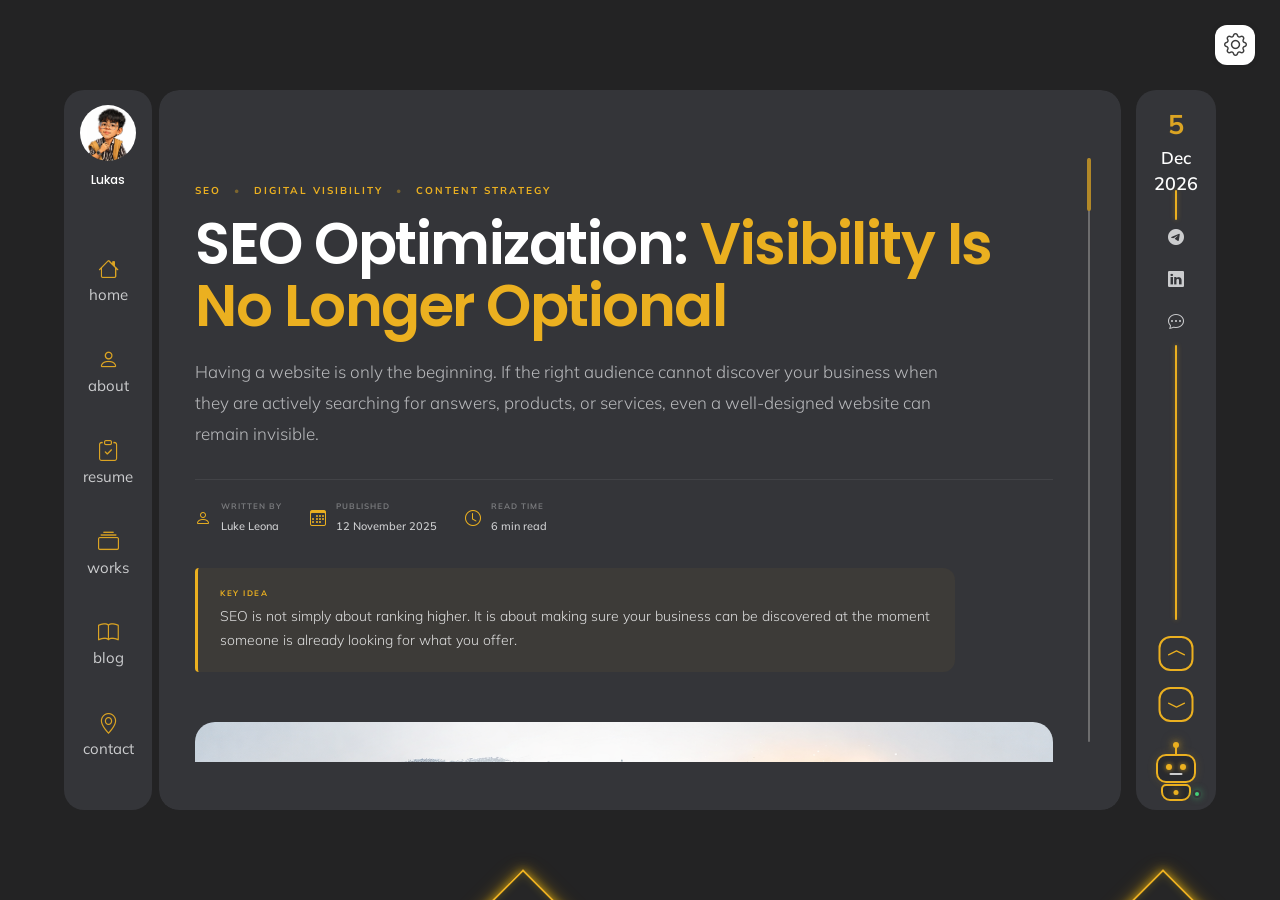
<file: blog3.html>
<!DOCTYPE html>
<html lang="en" class="max-width-d">
  
<head>
    <meta charset="UTF-8">
<meta name="viewport" content="width=device-width, initial-scale=1.0, maximum-scale=1.0, user-scalable=no" />
   <title>SEO Optimization: Why Online Visibility Matters | Luke Leona</title>

<meta
  name="description"
  content="An SEO perspective on why online visibility matters, how content distribution supports discoverability, and how businesses can build stronger long-term organic presence."
/>

<meta
  name="keywords"
  content="SEO, search engine optimization, online visibility, content strategy, organic traffic, digital marketing, backlinks"
/>

<meta name="author" content="Luke Mark P. Leona" />
    <!--  FavIcon  -->
    <link rel="shortcut icon" href="assets/img/favicon.png">
    <!-- Google Fonts -->
    <link href="https://fonts.googleapis.com/css?family=Muli:300,400,600,700" rel="stylesheet">
    <link href="https://fonts.googleapis.com/css?family=Poppins:400,500,600,700" rel="stylesheet">
    <!-- Bootstrap Css -->
    <link rel="stylesheet" href="assets/css/bootstrap.css">
    <!-- Bootstrap Icon -->
    <link rel="stylesheet" href="assets/css/bootstrap-icons.css">
    <!-- Malihu Jquery Custom ScrollBar Css -->
    <link rel="stylesheet" href="assets/css/jquery.mCustomScrollbar.css">
    <!-- Animate Css -->
    <link rel="stylesheet" href="assets/css/animate.min.css">
    <!-- Swiper Css -->
    <link rel="stylesheet" href="assets/css/owl.carousel.min.css">
    <!-- Magnific Popup Css -->
    <link rel="stylesheet" href="assets/css/magnific-popup.css">

    <!--  Custom Style Css  -->
    <link rel="stylesheet" href="assets/css/style.css">
    <!--  Color Css  -->
    <link rel="stylesheet" href="assets/colors/golden.css" id="option-color">

<!-- Shared Blog Article Styles -->
<link rel="stylesheet" href="assets/css/blog-article.css">
  </head>
  <body class="blog-single-page dark-arshia max-width-d data-article-page seo-article-page">

    <!-- Preloader -->
    <div id="line-loader">
      <div class="middle-line"></div>
    </div>

    <!--   Menu Overlay Mobile -->
    <div class="menu-overlay d-none"></div>

 <!-- ========================================
     RIGHT SIDE START
========================================= -->

    <div class="right-side d-none d-lg-block">


        <!-- ========================================
       DATE
  ========================================= -->

        <div id="date"></div>


        <!-- Yellow divider after date -->

        <div class="sidebar-line sidebar-line-top"></div>


        <!-- ========================================
       SOCIAL ICONS
  ========================================= -->

        <div class="social-box">

            <div class="social d-none d-lg-block">


                <!-- Telegram -->

                <a href="https://t.me/pyrexu" target="_blank" rel="noopener noreferrer" class="d-inline-block"
                    aria-label="Telegram">

                    <i class="bi bi-telegram"></i>

                </a>


                <!-- LinkedIn -->

                <a href="https://www.linkedin.com/in/luke-mark-leona/" target="_blank" rel="noopener noreferrer"
                    class="d-inline-block" aria-label="LinkedIn">

                    <i class="bi bi-linkedin"></i>

                </a>


                <!-- Viber -->

                <a href="https://invite.viber.com/?number=639934996221" target="_blank" rel="noopener noreferrer"
                    class="d-inline-block" aria-label="Viber">

                    <i class="bi bi-chat-dots"></i>

                </a>


            </div>

        </div>


        <!-- Yellow divider after socials -->

        <div class="sidebar-line sidebar-line-bottom"></div>



        <!-- ========================================
       ROBOT CHATBOT
  ========================================= -->

        <div class="portfolio-chatbot">


            <!-- ROBOT BUTTON -->

            <button type="button" class="chatbot-robot-button" id="chatbotToggle"
                aria-label="Chat with Luke's virtual assistant" aria-expanded="false">

                <span class="robot-icon">


                    <!-- Antenna -->

                    <span class="robot-antenna">

                        <span class="robot-antenna-dot"></span>

                    </span>


                    <!-- Head -->

                    <span class="robot-head">

                        <span class="robot-eye robot-eye-left"></span>

                        <span class="robot-eye robot-eye-right"></span>

                        <span class="robot-mouth"></span>

                    </span>


                    <!-- Body -->

                    <span class="robot-body">

                        <span class="robot-body-light"></span>

                    </span>


                </span>


                <span class="chatbot-online-dot"></span>


            </button>



            <!-- ========================================
         CUTE POP-UP MESSAGE
    ========================================= -->

            <div class="chatbot-teaser" id="chatbotTeaser" aria-live="polite">

                <span id="chatbotTeaserText">
                    Hi! 👋
                </span>

            </div>



            <!-- ========================================
         CHATBOT PANEL
    ========================================= -->

            <div class="chatbot-panel" id="chatbotPanel" aria-hidden="true">


                <!-- HEADER -->

                <div class="chatbot-header">


                    <div class="chatbot-header-profile">


                        <div class="chatbot-mini-robot">
                            🤖
                        </div>


                        <div>

                            <strong>
                                Luke's Assistant
                            </strong>

                            <span>

                                <span class="chat-online-indicator"></span>

                                Online

                            </span>

                        </div>


                    </div>


                    <button type="button" class="chatbot-close" id="chatbotClose" aria-label="Close chatbot">
                    </button>


                </div>



                <!-- MESSAGES -->

                <div class="chatbot-messages" id="chatbotMessages">


                    <div class="chat-message bot-message">


                        <div class="chat-message-avatar">
                            🤖
                        </div>


                        <div class="chat-message-bubble">

                            Hi! I'm Luke's virtual assistant. 👋

                            <br><br>

                            Ask me about his skills, projects,
                            services, experience, or how to hire him.

                        </div>


                    </div>



                    <!-- QUICK QUESTIONS -->

                    <div class="chatbot-quick-actions">


                        <button type="button" class="chatbot-quick-btn" data-question="What are Luke's skills?">

                            Skills

                        </button>


                        <button type="button" class="chatbot-quick-btn" data-question="Show me Luke's work">

                            His Work

                        </button>


                        <button type="button" class="chatbot-quick-btn" data-question="How can I hire Luke?">

                            Hire Luke

                        </button>


                    </div>


                </div>



                <!-- INPUT -->

                <form class="chatbot-input-area" id="chatbotForm">


                    <input type="text" id="chatbotInput" placeholder="Ask me something..." autocomplete="off"
                        aria-label="Chat message">


                    <button type="submit" class="chatbot-send" aria-label="Send message">

                        <i class="bi bi-send-fill"></i>

                    </button>


                </form>


            </div>


        </div>

        <!-- END ROBOT CHATBOT -->



        <!-- ========================================
       UP / DOWN NAVIGATION
  ========================================= -->

        <div class="next-prev-page">


            <a href="index.html#hero" class="prev-page bg-base-color hstack" aria-label="Back to home">

                <i class="bi bi-chevron-compact-up mx-auto"></i>

            </a>


            <a href="index.html#blog" class="next-page bg-base-color mt-3 hstack" aria-label="Back to blog">

                <i class="bi bi-chevron-compact-down mx-auto"></i>

            </a>


        </div>


    </div>

    <!-- ========================================
     RIGHT SIDE END
========================================= -->

    <!--  Left Side Start  -->
    <div class="left-side  nav-close">
      <div class="menu-content-align">
        <div class="left-side-image">
          <img src="assets/img/webdesigner/profile-img.png" alt="/">
        </div>
        <h1 class="mt-1">Lukas</h1>
        <div class="container d-lg-none d-inline-block">
          <div class="row">
            <div class="col-12 text-center">
              <p class="text-muted mb-0">Web Designer</p>
            </div>
          </div>
        </div>
      </div>
      <div class="menu-align">
        <ul class="list-group menu text-center " id="menu">
          <li class="list-group-item">
            <a href="index.html#hero">
              <i class="bi bi-house"></i>
              <span>home</span>
            </a>
          </li>
          <li class="list-group-item">
            <a href="index.html#about" class="custom-btn">
              <i class="bi bi-person"></i>
              <span>about</span>
            </a>
          </li>
          <li class="list-group-item">
            <a href="index.html#resume">
              <i class="bi bi-clipboard-check"></i>
              <span>resume</span>
            </a>
          </li>
          <li class="list-group-item">
            <a href="index.html#portfolio">
              <i class="bi bi-collection"></i>
              <span>works</span>
            </a>
          </li>
          <li class="list-group-item">
            <a href="index.html#blog">
              <i class="bi bi-book"></i>
              <span>blog</span>
            </a>
          </li>
          <li class="list-group-item">
            <a href="index.html#contact">
              <i class="bi bi-geo-alt"></i>
              <span>contact</span>
            </a>
          </li>
        </ul>
        <div class="menu-footer">
          <a class="download-cv primary-button mt-3 mb-4 d-lg-none" href="javascript:void(0);">Download CV</a>
          <div class="social d-lg-none d-block">
            <a href="javascript:void(0);" class="d-inline-block">
              <i class="bi bi-whatsapp"></i>
            </a>
            <a href="javascript:void(0);" class="d-inline-block mx-4">
              <i class="bi bi-instagram"></i>
            </a>
            <a href="javascript:void(0);" class="d-inline-block">
              <i class="bi bi-dribbble"></i>
            </a>
          </div>
        </div> 
      </div>
    </div>
    <!--  Left Side End  -->

    <!--  Main Start  -->
    <main id="main" class="main-2">
<section id="blog-single" class="blog-single section py-6">
    <div class="container">  
<!-- ======================================================
     ARTICLE HERO
======================================================= -->

<div class="article-hero seo-article-hero">


    <div class="article-category">

        SEO
        <span>•</span>
        DIGITAL VISIBILITY
        <span>•</span>
        CONTENT STRATEGY

    </div>


    <h1>

        SEO Optimization:
        <span>Visibility Is No Longer Optional</span>

    </h1>


    <p class="article-deck">

        Having a website is only the beginning.

        If the right audience cannot discover your business
        when they are actively searching for answers,
        products, or services, even a well-designed website
        can remain invisible.

    </p>


    <div class="article-meta-row">


        <div class="article-meta-item">

            <i class="bi bi-person"></i>

            <div>

                <span>
                    WRITTEN BY
                </span>

                <strong>
                    Luke Leona
                </strong>

            </div>

        </div>


        <div class="article-meta-item">

            <i class="bi bi-calendar3"></i>

            <div>

                <span>
                    PUBLISHED
                </span>

                <strong>
                    12 November 2025
                </strong>

            </div>

        </div>


        <div class="article-meta-item">

            <i class="bi bi-clock"></i>

            <div>

                <span>
                    READ TIME
                </span>

                <strong>
                    6 min read
                </strong>

            </div>

        </div>


    </div>


    <div class="article-takeaway">

        <span>
            KEY IDEA
        </span>

        <p>

            SEO is not simply about ranking higher.
            It is about making sure your business can be discovered
            at the moment someone is already looking for what you offer.

        </p>

    </div>


</div>

        <div class="row row-sticky">
            <div class="col-12 post-content">
                <div class="single-post">

                    <figure class="article-featured-image">

    <img
        src="assets/img/webdesigner/blogitem2.png"
        alt="SEO optimization and online visibility strategy"
    >


    <figcaption class="article-image-caption">

        <span class="caption-label">

            SEARCH → DISCOVERY → TRUST → ACTION

        </span>

        <p>

            Effective SEO connects what people are searching for
            with useful content that helps them discover,
            understand, and trust a brand.

        </p>

    </figcaption>


</figure>
<!-- ======================================================
     INTRODUCTION
======================================================= -->

<section class="article-intro">


    <p class="article-opening">

        A business can have a polished website,
        strong products, and great service—

        <strong>

            but none of that creates much digital value
            if potential customers cannot find it.

        </strong>

    </p>


    <p>

        Search visibility places a business in front of people
        who are already expressing intent.

        They are searching for answers, comparing options,
        researching products, or trying to solve a problem.

        SEO helps connect those moments of intent
        with content that can actually help them.

    </p>


    <div class="editorial-quote">


        <div class="quote-mark">

            “

        </div>


        <blockquote>

            Good SEO does not force people to discover a brand.
            It helps the brand appear when people are already looking.

        </blockquote>


        <span>

            — Editorial perspective

        </span>


    </div>


</section>
       <!-- ======================================================
     01 - VISIBILITY
======================================================= -->

<section class="article-content-section">


    <span class="article-section-number">

        01

    </span>


    <div class="article-section-heading">

        <span>

            DISCOVERABILITY

        </span>

        <h2>

            Being Online Is Not the Same as Being Findable

        </h2>

    </div>


    <p>

        SEO is often reduced to one goal:
        “rank number one on Google.”

        But visibility is broader than a single ranking position.

        It is about creating multiple opportunities
        for the right audience to discover a brand
        across relevant searches and topics.

    </p>


    <div class="insight-grid seo-benefit-grid">


        <article class="insight-card">

            <i class="bi bi-eye"></i>

            <h4>
                Brand Awareness
            </h4>

            <p>

                Repeated visibility helps potential customers
                recognize and remember a brand before they are
                ready to make a decision.

            </p>

        </article>


        <article class="insight-card">

            <i class="bi bi-shield-check"></i>

            <h4>
                Trust &amp; Authority
            </h4>

            <p>

                Helpful, relevant content gives businesses
                more opportunities to demonstrate expertise
                and answer real customer questions.

            </p>

        </article>


        <article class="insight-card">

            <i class="bi bi-graph-up"></i>

            <h4>
                Organic Discovery
            </h4>

            <p>

                Search visibility can create recurring discovery
                without requiring every visit to begin
                with a paid advertisement.

            </p>

        </article>


        <article class="insight-card">

            <i class="bi bi-bullseye"></i>

            <h4>
                Qualified Intent
            </h4>

            <p>

                Search connects businesses with people
                who are already actively looking for information,
                solutions, products, or services.

            </p>

        </article>


    </div>


</section><!-- ======================================================
     02 - MY SEO APPROACH
======================================================= -->

<section class="article-content-section">


    <span class="article-section-number">

        02

    </span>


    <div class="article-section-heading">

        <span>

            PRACTICAL SEO WORK

        </span>

        <h2>

            Visibility Is Built Through Multiple Connected Actions

        </h2>

    </div>


    <p>

        In recent client work, my SEO responsibilities involved
        more than publishing isolated articles.

        The objective was to strengthen discoverability
        by combining content creation, keyword relevance,
        contextual linking, and distribution.

    </p>


    <div class="seo-process-grid">


        <div class="seo-process-card">

            <span>
                01
            </span>

            <i class="bi bi-search"></i>

            <h4>
                Search Intent
            </h4>

            <p>

                Understand what audiences are actually searching for
                and why they are searching for it.

            </p>

        </div>


        <div class="seo-process-card">

            <span>
                02
            </span>

            <i class="bi bi-file-text"></i>

            <h4>
                Useful Content
            </h4>

            <p>

                Build articles and pages around topics
                that answer relevant questions instead
                of simply repeating keywords.

            </p>

        </div>


        <div class="seo-process-card">

            <span>
                03
            </span>

            <i class="bi bi-link-45deg"></i>

            <h4>
                Contextual Linking
            </h4>

            <p>

                Connect related pages and external references
                in ways that make content easier to navigate
                and understand.

            </p>

        </div>


        <div class="seo-process-card">

            <span>
                04
            </span>

            <i class="bi bi-megaphone"></i>

            <h4>
                Distribution
            </h4>

            <p>

                Extend useful content beyond one website
                through relevant platforms, communities,
                and contextual placements.

            </p>

        </div>


    </div>


    <div class="article-impact-callout">

        <span>

            STRATEGIC VISIBILITY

        </span>

        <h4>

            SEO should not feel like random posting across the internet.

        </h4>

        <p>

            Every article, internal link, external mention,
            and distribution channel should have a reason:
            answer a question, strengthen relevance,
            improve discoverability, or guide users toward
            something useful.

        </p>

    </div>


</section>
    <!-- ======================================================
     03 - CONTENT DISTRIBUTION
======================================================= -->

<section class="article-content-section">


    <span class="article-section-number">

        03

    </span>


    <div class="article-section-heading">

        <span>

            DISTRIBUTION

        </span>

        <h2>

            Publishing Content Is Only Half the Work

        </h2>

    </div>


    <p>

        Creating useful content is important,
        but even strong content can remain unnoticed
        if it has no path to discovery.

    </p>


    <p>

        Distribution gives content more opportunities
        to reach the right audience, earn relevant mentions,
        support related pages, and build a larger digital footprint.

    </p>


    <div class="seo-distribution-flow">


        <div>

            <i class="bi bi-pencil-square"></i>

            <strong>

                CREATE

            </strong>

            <span>

                Useful content

            </span>

        </div>


        <i class="bi bi-arrow-right"></i>


        <div>

            <i class="bi bi-share"></i>

            <strong>

                DISTRIBUTE

            </strong>

            <span>

                Relevant channels

            </span>

        </div>


        <i class="bi bi-arrow-right"></i>


        <div>

            <i class="bi bi-eye"></i>

            <strong>

                DISCOVER

            </strong>

            <span>

                Audience visibility

            </span>

        </div>


        <i class="bi bi-arrow-right"></i>


        <div>

            <i class="bi bi-arrow-repeat"></i>

            <strong>

                COMPOUND

            </strong>

            <span>

                Long-term presence

            </span>

        </div>


    </div>


    <div class="mini-insight">

        <i class="bi bi-lightbulb"></i>

        <div>

            <span class="mini-insight-label">

                KEY INSIGHT

            </span>

            <p>

                Great content cannot create impact if nobody discovers it.
                Distribution is how useful information earns
                additional opportunities to be found.

            </p>

        </div>

    </div>


</section>
    <!-- ======================================================
     04 - THE BIGGER PICTURE
======================================================= -->

<section class="article-content-section">


    <span class="article-section-number">

        04

    </span>


    <div class="article-section-heading">

        <span>

            LONG-TERM VALUE

        </span>

        <h2>

            SEO Is a System, Not a One-Time Task

        </h2>

    </div>


    <p>

        SEO rarely comes from one article,
        one backlink, or one technical adjustment.

        Sustainable visibility is built through consistent improvement
        across content, site structure, technical performance,
        authority, and user experience.

    </p>


    <div class="seo-foundation-grid">


        <div>

            <i class="bi bi-code-slash"></i>

            <span>

                TECHNICAL

            </span>

            <strong>

                Can search engines access and understand the site?

            </strong>

        </div>


        <div>

            <i class="bi bi-file-earmark-text"></i>

            <span>

                CONTENT

            </span>

            <strong>

                Does the site answer useful and relevant questions?

            </strong>

        </div>


        <div>

            <i class="bi bi-link-45deg"></i>

            <span>

                AUTHORITY

            </span>

            <strong>

                Does the wider web provide signals of relevance and trust?

            </strong>

        </div>


        <div>

            <i class="bi bi-person-check"></i>

            <span>

                EXPERIENCE

            </span>

            <strong>

                Can visitors easily understand and use what they find?

            </strong>

        </div>


    </div>


    <section class="article-perspective">


        <div class="perspective-icon">

            <i class="bi bi-hourglass-split"></i>

        </div>


        <div>

            <span>

                THE LONG GAME

            </span>

            <h3>

                Search visibility compounds through consistency.

            </h3>

            <p>

                SEO works best when businesses stop treating it
                as a temporary campaign and start treating discoverability
                as part of their long-term digital infrastructure.

            </p>

        </div>


    </section>


</section>

<!-- ======================================================
     CONFIDENTIAL CLIENT WORK
======================================================= -->

<section class="confidential-work-card">


    <div class="confidential-icon">

        <i class="bi bi-lock"></i>

    </div>


    <div>


        <span>

            CLIENT CONFIDENTIALITY

        </span>


        <h3>

            Some SEO work cannot be publicly displayed in full.

        </h3>


        <p>

            Certain projects involve private client strategies,
            unpublished keyword research, internal reporting,
            account information, or confidential campaign details.

            For that reason, detailed screenshots and documentation
            are shared only when appropriate.

        </p>


        <a
          href="index.html#contact"
          class="article-secondary-btn"
        >

            Request Relevant Samples

            <i class="bi bi-arrow-up-right"></i>

        </a>


    </div>


</section>

<!-- ======================================================
     QUESTIONS BUSINESSES SHOULD ASK
======================================================= -->

<section class="question-section">


    <span class="article-section-label">

        BEFORE INVESTING IN SEO

    </span>


    <h2>

        Ask Better Questions Than “How Do We Rank #1?”

    </h2>


    <div class="question-list">


        <div>

            <span>
                01
            </span>

            <p>

                What does our ideal audience actually search for?

            </p>

        </div>


        <div>

            <span>
                02
            </span>

            <p>

                Does our content genuinely answer those questions better?

            </p>

        </div>


        <div>

            <span>
                03
            </span>

            <p>

                Can users and search engines easily understand
                how our pages relate to one another?

            </p>

        </div>


        <div>

            <span>
                04
            </span>

            <p>

                Are we building visibility around topics
                that actually matter to the business?

            </p>

        </div>


        <div>

            <span>
                05
            </span>

            <p>

                Are we measuring meaningful outcomes
                instead of chasing rankings alone?

            </p>

        </div>


    </div>


</section>


<!-- ======================================================
     FINAL TAKEAWAY
======================================================= -->

<section class="article-conclusion">


    <div class="conclusion-icon">

        <i class="bi bi-search"></i>

    </div>


    <span>

        THE BOTTOM LINE

    </span>


    <h2>

        The Best Website Cannot Create Opportunity
        If Nobody Can Find It.

    </h2>


    <p>

        SEO connects useful information with people
        who are already searching for something relevant.

        Done well, it helps businesses become easier to discover,
        easier to understand, and easier to trust.

    </p>


    <p>

        Visibility is not the final goal.

        The real goal is to turn discovery into meaningful engagement,
        stronger relationships, and measurable business outcomes.

    </p>


    <div class="article-conclusion-cta">


        <a
          href="index.html#portfolio"
          class="article-primary-btn"
        >

            See My Work

            <i class="bi bi-arrow-up-right"></i>

        </a>


        <a
          href="index.html#contact"
          class="article-secondary-btn"
        >

            Discuss an SEO Project

            <i class="bi bi-arrow-right"></i>

        </a>


    </div>


</section>
                    </div>
                </div>
            </div>
        </div>
    </div>

      
     <!-- ======================================================
     FINAL CTA
======================================================= -->

<section class="article-discussion">


    <span>

        NEED BETTER ONLINE VISIBILITY?

    </span>


    <h3>

        Let's Build an SEO Strategy Around What Your Audience Is Actually Searching For.

    </h3>


    <p>

        SEO works best when content, technical foundations,
        user intent, and business goals are treated as one connected system.

    </p>


    <a
      href="index.html#contact"
      class="article-primary-btn"
    >

        Start a Conversation

        <i class="bi bi-chat-dots"></i>

    </a>


</section>
                    
                </div>
          
            </div>
        </div>
    </section>
    <!--  blog Single End  --> 
    </main>
    <!--  Main End  -->

    <!--  Mobile Next and Prev Button Start -->
    <div class="mobile-blog-nav blog-next-prev-page d-lg-none">
      <a class="blog-prev-page bg-base-color hstack" href="webdesigner-dark.html#hero">
        <i class="bi bi-chevron-compact-left mx-auto"></i>
      </a>
      <a class="blog-next-page bg-base-color mt-1 mt-lg-3 hstack" href="webdesigner-dark.html#hero">
        <i class="bi bi-chevron-compact-right mx-auto"></i>
      </a>
    </div>
    <!--  Mobile Next and Prev Button End -->

    <!--  Navbar Button Mobile Start -->
    <div class="menu-toggle ">
      <span></span>
      <span></span>
      <span></span>
    </div>
    <!--  Navbar Button Mobile End -->

    <!--  Background Shapes Start  -->
    <div class="area">
      <ul class="circles">
        <li></li>
        <li></li>
        <li></li>
        <li></li>
        <li></li>
        <li></li>
        <li></li>
        <li></li>
        <li></li>
        <li></li>
      </ul>
    </div>
    <!--  Background Shapes End  -->
    <!--  Color Pallet  -->
    <div id="color-switcher" class="color-switcher">
      <div class="text-center color-pallet hide">
        <h6 class="theme-skin-title">Light &amp; Dark</h6>
        <ul class="color-scheme list-inline">
            <li class="list-inline-item">
                <a href="javascript:void(0)" class="light-scheme"><i class="bi bi-brightness-high"></i> Light</a>
            </li>
            <li class="list-inline-item">
                <a href="javascript:void(0)" class="dark-scheme active"><i class="bi bi-moon"></i> Dark</a>
            </li>
          </ul>
          <h6 class="text-center mt-3 text-dark">Select your color</h6>
          <ul class="pattern">
              <li>
                  <a class="color1" href="javascript:void(0)"></a>
              </li>
              <li>
                  <a class="color2" href="javascript:void(0)"></a>
              </li>
              <li>
                  <a class="color3" href="javascript:void(0)"></a>
              </li>
              <li>
                  <a class="color4" href="javascript:void(0)"></a>
              </li>
              <li>
                  <a class="color5" href="javascript:void(0)"></a>
              </li>
              <li>
                  <a class="color6" href="javascript:void(0)"></a>
              </li>
              <li>
                  <a class="color7" href="javascript:void(0)"></a>
              </li>
              <li>
                  <a class="color8" href="javascript:void(0)"></a>
              </li>
              <li>
                  <a class="color9" href="javascript:void(0)"></a>
              </li>
          </ul>
      </div>
      <div class="pallet-button hide">
          <a href="javascript:void(0)" class="cp-toggle"><i class="bi bi-gear"></i></a>
      </div>
    </div>

    <!-- Mouase Magic Cursor Start -->
    <div class="m-magic-cursor mmc-outer"></div>
	  <div class="m-magic-cursor mmc-inner"></div>
    <!-- Mouase Magic Cursor End -->

    <!--  JavaScripts  -->
    <!--  Jquery 3.4.1  -->
    <script src="assets/js/jquery-3.4.1.min.js"></script>
    <!--  Bootstrap Js  -->
    <script src="assets/js/bootstrap.js"></script>
    <!--  Malihu ScrollBar Js  -->
    <script src="assets/js/jquery.mCustomScrollbar.concat.min.js"></script>
    <!--  CountTo Js  -->
    <script src="assets/js/jquery.countTo.js"></script>
    <!--  Swiper Js  -->
    <script src="assets/js/owl.carousel.min.js"></script>
    <!--  Isotope Js  -->
    <script src="assets/js/isotope.pkgd.min.js"></script>
    <!--  Magnific Popup Js  -->
    <script src="assets/js/jquery.magnific-popup.min.js"></script>

  
    <script src="assets/js/luke.js"></script>
  <script defer src="https://static.cloudflareinsights.com/beacon.min.js/vcd15cbe7772f49c399c6a5babf22c1241717689176015" integrity="sha512-ZpsOmlRQV6y907TI0dKBHq9Md29nnaEIPlkf84rnaERnq6zvWvPUqr2ft8M1aS28oN72PdrCzSjY4U6VaAw1EQ==" data-cf-beacon='{"version":"2024.11.0","token":"398d0e35186742219fc4b15efc701f63","r":1,"server_timing":{"name":{"cfCacheStatus":true,"cfEdge":true,"cfExtPri":true,"cfL4":true,"cfOrigin":true,"cfSpeedBrain":true},"location_startswith":null}}' crossorigin="anonymous"></script>
</body>

</html>
</file>
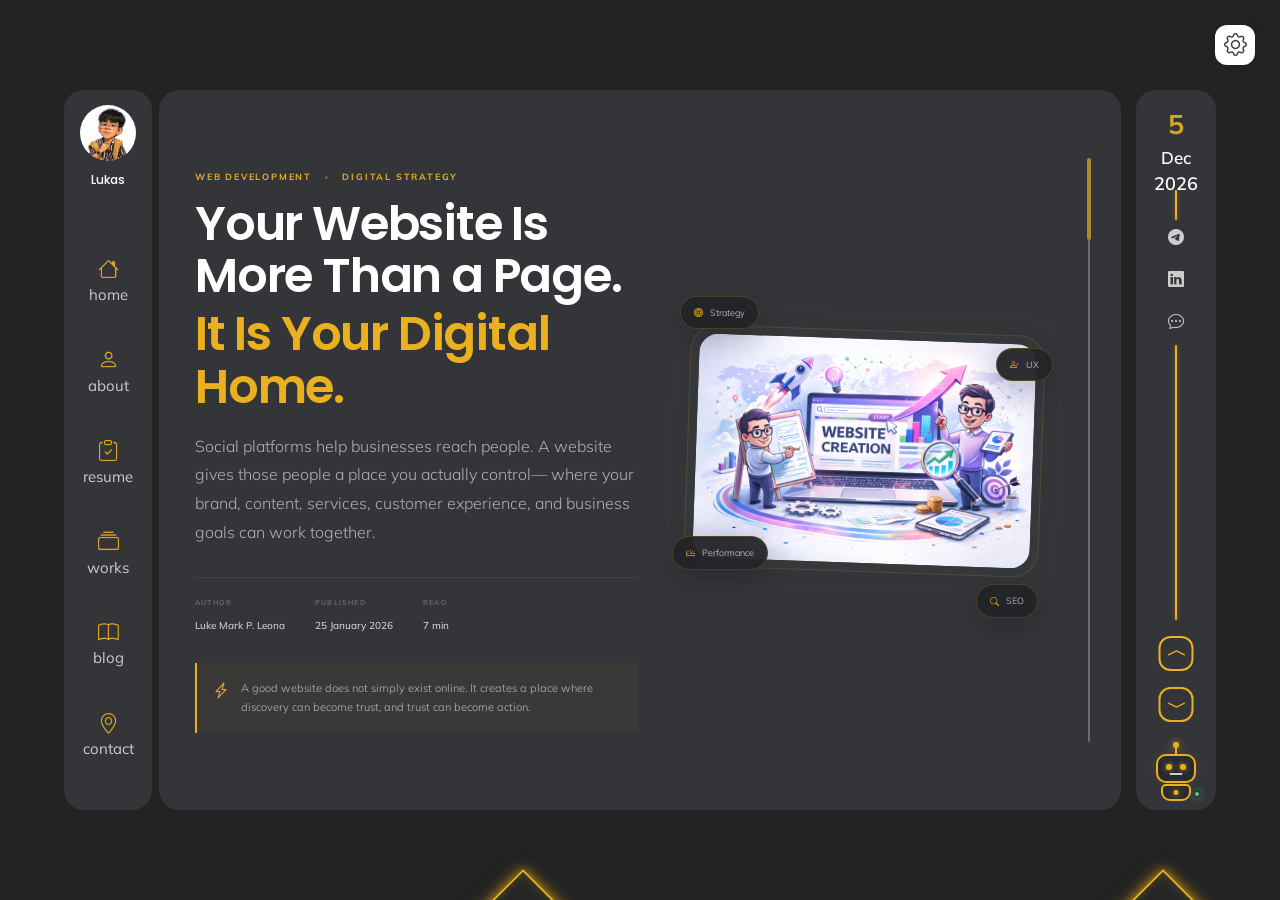
<file: blog4.html>
<!DOCTYPE html>
<html lang="en" class="max-width-d">
  
<head>
    <meta charset="UTF-8">
<meta name="viewport" content="width=device-width, initial-scale=1.0, maximum-scale=1.0, user-scalable=no" />
<title>Why Every Business Needs a Strong Website | Luke Leona</title>

<meta name="description"
    content="Why a strong website remains one of the most valuable digital assets a business can build—from credibility and user experience to SEO, conversions, and long-term growth." />

<meta name="keywords"
    content="website development, business website, web design, user experience, SEO, website performance, digital presence" />

<meta name="author" content="Luke Mark P. Leona" />
    <!--  FavIcon  -->
    <link rel="shortcut icon" href="assets/img/favicon.png">
    <!-- Google Fonts -->
    <link href="https://fonts.googleapis.com/css?family=Muli:300,400,600,700" rel="stylesheet">
    <link href="https://fonts.googleapis.com/css?family=Poppins:400,500,600,700" rel="stylesheet">
    <!-- Bootstrap Css -->
    <link rel="stylesheet" href="assets/css/bootstrap.css">
    <!-- Bootstrap Icon -->
    <link rel="stylesheet" href="assets/css/bootstrap-icons.css">
    <!-- Malihu Jquery Custom ScrollBar Css -->
    <link rel="stylesheet" href="assets/css/jquery.mCustomScrollbar.css">
    <!-- Animate Css -->
    <link rel="stylesheet" href="assets/css/animate.min.css">
    <!-- Swiper Css -->
    <link rel="stylesheet" href="assets/css/owl.carousel.min.css">
    <!-- Magnific Popup Css -->
    <link rel="stylesheet" href="assets/css/magnific-popup.css">

    <!--  Custom Style Css  -->
    <link rel="stylesheet" href="assets/css/style.css">
    <!--  Color Css  -->
    <link rel="stylesheet" href="assets/colors/golden.css" id="option-color">

    <!-- Website Article Custom Styles -->
<link rel="stylesheet" href="assets/css/website-article.css">
  </head>
  <body class="blog-single-page dark-arshia max-width-d website-article-page">

    <!-- Preloader -->
    <div id="line-loader">
      <div class="middle-line"></div>
    </div>

    <!--   Menu Overlay Mobile -->
    <div class="menu-overlay d-none"></div>

  <!-- ========================================
     RIGHT SIDE START
========================================= -->

    <div class="right-side d-none d-lg-block">


        <!-- ========================================
       DATE
  ========================================= -->

        <div id="date"></div>


        <!-- Yellow divider after date -->

        <div class="sidebar-line sidebar-line-top"></div>


        <!-- ========================================
       SOCIAL ICONS
  ========================================= -->

        <div class="social-box">

            <div class="social d-none d-lg-block">


                <!-- Telegram -->

                <a href="https://t.me/pyrexu" target="_blank" rel="noopener noreferrer" class="d-inline-block"
                    aria-label="Telegram">

                    <i class="bi bi-telegram"></i>

                </a>


                <!-- LinkedIn -->

                <a href="https://www.linkedin.com/in/luke-mark-leona/" target="_blank" rel="noopener noreferrer"
                    class="d-inline-block" aria-label="LinkedIn">

                    <i class="bi bi-linkedin"></i>

                </a>


                <!-- Viber -->

                <a href="https://invite.viber.com/?number=639934996221" target="_blank" rel="noopener noreferrer"
                    class="d-inline-block" aria-label="Viber">

                    <i class="bi bi-chat-dots"></i>

                </a>


            </div>

        </div>


        <!-- Yellow divider after socials -->

        <div class="sidebar-line sidebar-line-bottom"></div>



        <!-- ========================================
       ROBOT CHATBOT
  ========================================= -->

        <div class="portfolio-chatbot">


            <!-- ROBOT BUTTON -->

            <button type="button" class="chatbot-robot-button" id="chatbotToggle"
                aria-label="Chat with Luke's virtual assistant" aria-expanded="false">

                <span class="robot-icon">


                    <!-- Antenna -->

                    <span class="robot-antenna">

                        <span class="robot-antenna-dot"></span>

                    </span>


                    <!-- Head -->

                    <span class="robot-head">

                        <span class="robot-eye robot-eye-left"></span>

                        <span class="robot-eye robot-eye-right"></span>

                        <span class="robot-mouth"></span>

                    </span>


                    <!-- Body -->

                    <span class="robot-body">

                        <span class="robot-body-light"></span>

                    </span>


                </span>


                <span class="chatbot-online-dot"></span>


            </button>



            <!-- ========================================
         CUTE POP-UP MESSAGE
    ========================================= -->

            <div class="chatbot-teaser" id="chatbotTeaser" aria-live="polite">

                <span id="chatbotTeaserText">
                    Hi! 👋
                </span>

            </div>



            <!-- ========================================
         CHATBOT PANEL
    ========================================= -->

            <div class="chatbot-panel" id="chatbotPanel" aria-hidden="true">


                <!-- HEADER -->

                <div class="chatbot-header">


                    <div class="chatbot-header-profile">


                        <div class="chatbot-mini-robot">
                            🤖
                        </div>


                        <div>

                            <strong>
                                Luke's Assistant
                            </strong>

                            <span>

                                <span class="chat-online-indicator"></span>

                                Online

                            </span>

                        </div>


                    </div>


                    <button type="button" class="chatbot-close" id="chatbotClose" aria-label="Close chatbot">
                    </button>


                </div>



                <!-- MESSAGES -->

                <div class="chatbot-messages" id="chatbotMessages">


                    <div class="chat-message bot-message">


                        <div class="chat-message-avatar">
                            🤖
                        </div>


                        <div class="chat-message-bubble">

                            Hi! I'm Luke's virtual assistant. 👋

                            <br><br>

                            Ask me about his skills, projects,
                            services, experience, or how to hire him.

                        </div>


                    </div>



                    <!-- QUICK QUESTIONS -->

                    <div class="chatbot-quick-actions">


                        <button type="button" class="chatbot-quick-btn" data-question="What are Luke's skills?">

                            Skills

                        </button>


                        <button type="button" class="chatbot-quick-btn" data-question="Show me Luke's work">

                            His Work

                        </button>


                        <button type="button" class="chatbot-quick-btn" data-question="How can I hire Luke?">

                            Hire Luke

                        </button>


                    </div>


                </div>



                <!-- INPUT -->

                <form class="chatbot-input-area" id="chatbotForm">


                    <input type="text" id="chatbotInput" placeholder="Ask me something..." autocomplete="off"
                        aria-label="Chat message">


                    <button type="submit" class="chatbot-send" aria-label="Send message">

                        <i class="bi bi-send-fill"></i>

                    </button>


                </form>


            </div>


        </div>

        <!-- END ROBOT CHATBOT -->



        <!-- ========================================
       UP / DOWN NAVIGATION
  ========================================= -->

        <div class="next-prev-page">


            <a href="index.html#hero" class="prev-page bg-base-color hstack" aria-label="Back to home">

                <i class="bi bi-chevron-compact-up mx-auto"></i>

            </a>


            <a href="index.html#blog" class="next-page bg-base-color mt-3 hstack" aria-label="Back to blog">

                <i class="bi bi-chevron-compact-down mx-auto"></i>

            </a>


        </div>


    </div>

    <!-- ========================================
     RIGHT SIDE END
========================================= -->

    <!--  Left Side Start  -->
    <div class="left-side  nav-close">
      <div class="menu-content-align">
        <div class="left-side-image">
          <img src="assets/img/webdesigner/profile-img.png" alt="/">
        </div>
        <h1 class="mt-1">Lukas</h1>
        <div class="container d-lg-none d-inline-block">
          <div class="row">
            <div class="col-12 text-center">
              <p class="text-muted mb-0">Web Designer</p>
            </div>
          </div>
        </div>
      </div>
      <div class="menu-align">
        <ul class="list-group menu text-center " id="menu">
          <li class="list-group-item">
            <a href="index.html#hero">
              <i class="bi bi-house"></i>
              <span>home</span>
            </a>
          </li>
          <li class="list-group-item">
            <a href="index.html#about" class="custom-btn">
              <i class="bi bi-person"></i>
              <span>about</span>
            </a>
          </li>
          <li class="list-group-item">
            <a href="index.html#resume">
              <i class="bi bi-clipboard-check"></i>
              <span>resume</span>
            </a>
          </li>
          <li class="list-group-item">
            <a href="index.html#portfolio">
              <i class="bi bi-collection"></i>
              <span>works</span>
            </a>
          </li>
          <li class="list-group-item">
            <a href="index.html#blog">
              <i class="bi bi-book"></i>
              <span>blog</span>
            </a>
          </li>
          <li class="list-group-item">
            <a href="index.html#contact">
              <i class="bi bi-geo-alt"></i>
              <span>contact</span>
            </a>
          </li>
        </ul>
        <div class="menu-footer">
          <a class="download-cv primary-button mt-3 mb-4 d-lg-none" href="javascript:void(0);">Download CV</a>
          <div class="social d-lg-none d-block">
            <a href="javascript:void(0);" class="d-inline-block">
              <i class="bi bi-whatsapp"></i>
            </a>
            <a href="javascript:void(0);" class="d-inline-block mx-4">
              <i class="bi bi-instagram"></i>
            </a>
            <a href="javascript:void(0);" class="d-inline-block">
              <i class="bi bi-dribbble"></i>
            </a>
          </div>
        </div> 
      </div>
    </div>
    <!--  Left Side End  -->

    <!--  Main Start  -->
    <main id="main" class="main-2">

<section id="blog-single" class="blog-single section py-6">
    <div class="container">  
 

        <div class="row row-sticky">
            <div class="col-12 post-content">
                <div class="single-post">

                    <!-- ======================================================
     WEBSITE ARTICLE HERO
======================================================= -->

<section class="website-hero">

    <!-- LEFT SIDE -->

    <div class="website-hero-copy">

        <div class="website-eyebrow">
            WEB DEVELOPMENT
            <span>•</span>
            DIGITAL STRATEGY
        </div>


        <h1>

            Your Website Is More Than a Page.

            <span>
                It Is Your Digital Home.
            </span>

        </h1>


        <p class="website-hero-deck">

            Social platforms help businesses reach people.

            A website gives those people a place you actually control—
            where your brand, content, services, customer experience,
            and business goals can work together.

        </p>


        <div class="website-meta">

            <div>

                <span>AUTHOR</span>

                <strong>
                    Luke Mark P. Leona
                </strong>

            </div>


            <div>

                <span>PUBLISHED</span>

                <strong>
                    25 January 2026
                </strong>

            </div>


            <div>

                <span>READ</span>

                <strong>
                    7 min
                </strong>

            </div>

        </div>


        <div class="website-hero-insight">

            <i class="bi bi-lightning-charge"></i>

            <p>

                A good website does not simply exist online.
                It creates a place where discovery can become trust,
                and trust can become action.

            </p>

        </div>

    </div>



    <!-- RIGHT SIDE -->

    <div class="website-hero-visual">

        <div class="website-image-frame">

            <img
                src="assets/img/webdesigner/blogitem3.png"
                alt="Website creation and digital business presence"
            >

        </div>


        <div class="website-floating-tag tag-strategy">

            <i class="bi bi-bullseye"></i>

            Strategy

        </div>


        <div class="website-floating-tag tag-ux">

            <i class="bi bi-person-check"></i>

            UX

        </div>


        <div class="website-floating-tag tag-performance">

            <i class="bi bi-speedometer2"></i>

            Performance

        </div>


        <div class="website-floating-tag tag-seo">

            <i class="bi bi-search"></i>

            SEO

        </div>

    </div>

</section>

       
<!-- ======================================================
     OPENING STATEMENT
======================================================= -->

<section class="website-opening">

    <span class="website-kicker">
        THE DIGITAL FOUNDATION
    </span>


    <h2>

        Businesses Build Audiences on Platforms.

        <span>
            But They Build Equity on Assets They Control.
        </span>

    </h2>


    <div class="website-opening-grid">


        <p>

            Social media, marketplaces, and third-party platforms
            are valuable distribution channels.

            But their algorithms, policies, reach,
            and user experience ultimately belong to someone else.

        </p>


        <p>

            A website gives a business a digital environment
            it can shape around its own goals—from branding and content
            to lead generation, bookings, sales, analytics,
            automation, and customer experience.

        </p>


    </div>

</section>

<!-- ======================================================
     OWNED VS RENTED DIGITAL SPACE
======================================================= -->

<section class="digital-property-section">


    <div class="website-section-label">

        01 / OWNERSHIP

    </div>


    <div class="digital-property-heading">

        <h2>

            Your Website Is Digital Property You Control.

        </h2>

        <p>

            Social platforms are excellent for reach.
            Your website is where you control the experience.

        </p>

    </div>


    <div class="digital-property-comparison">


        <!-- RENTED -->

        <article class="property-column rented-property">

            <div class="property-icon">

                <i class="bi bi-megaphone"></i>

            </div>


            <span class="property-label">

                RENTED DIGITAL SPACE

            </span>


            <h3>

                Social Platforms

            </h3>


            <ul>

                <li>
                    <i class="bi bi-dash"></i>
                    Algorithms determine visibility
                </li>

                <li>
                    <i class="bi bi-dash"></i>
                    Platform controls presentation
                </li>

                <li>
                    <i class="bi bi-dash"></i>
                    Policies can change
                </li>

                <li>
                    <i class="bi bi-dash"></i>
                    Limited customer journey control
                </li>

            </ul>

        </article>



        <!-- VS -->

        <div class="property-vs">

            VS

        </div>



        <!-- OWNED -->

        <article class="property-column owned-property">

            <div class="property-icon">

                <i class="bi bi-globe2"></i>

            </div>


            <span class="property-label">

                OWNED DIGITAL ASSET

            </span>


            <h3>

                Your Website

            </h3>


            <ul>

                <li>
                    <i class="bi bi-check2"></i>
                    Full brand control
                </li>

                <li>
                    <i class="bi bi-check2"></i>
                    Custom user journeys
                </li>

                <li>
                    <i class="bi bi-check2"></i>
                    SEO and content ownership
                </li>

                <li>
                    <i class="bi bi-check2"></i>
                    Analytics, automation &amp; conversions
                </li>

            </ul>

        </article>


    </div>


    <div class="website-pull-quote">

        <span>THE DISTINCTION</span>

        <p>

            Social media helps people find your brand.
            Your website gives them somewhere meaningful to go next.

        </p>

    </div>


</section>


<!-- ======================================================
     WEBSITE ANATOMY
======================================================= -->

<section class="website-anatomy-section">


    <div class="website-section-label">

        02 / ANATOMY

    </div>


    <div class="anatomy-intro">

        <h2>

            A High-Performing Website Is a System,
            Not Just a Design.

        </h2>

        <p>

            Visual design is only one layer.
            Strong websites combine strategy, experience,
            technology, visibility, and conversion.

        </p>

    </div>


    <div class="website-stack">


        <div class="stack-layer stack-strategy">

            <span class="stack-number">
                01
            </span>

            <div>

                <small>
                    FOUNDATION
                </small>

                <h3>
                    Strategy
                </h3>

                <p>

                    Audience, goals, messaging,
                    user journeys, and business objectives.

                </p>

            </div>

            <i class="bi bi-bullseye"></i>

        </div>



        <div class="stack-layer">

            <span class="stack-number">
                02
            </span>

            <div>

                <small>
                    EXPERIENCE
                </small>

                <h3>
                    UX &amp; Structure
                </h3>

                <p>

                    Navigation, hierarchy, accessibility,
                    mobile responsiveness, and clarity.

                </p>

            </div>

            <i class="bi bi-diagram-3"></i>

        </div>



        <div class="stack-layer">

            <span class="stack-number">
                03
            </span>

            <div>

                <small>
                    INTERFACE
                </small>

                <h3>
                    Visual Design
                </h3>

                <p>

                    Branding, typography, imagery,
                    layout, consistency, and interaction.

                </p>

            </div>

            <i class="bi bi-palette"></i>

        </div>



        <div class="stack-layer">

            <span class="stack-number">
                04
            </span>

            <div>

                <small>
                    ENGINE
                </small>

                <h3>
                    Performance
                </h3>

                <p>

                    Clean implementation, loading speed,
                    responsiveness, reliability, and maintainability.

                </p>

            </div>

            <i class="bi bi-speedometer2"></i>

        </div>



        <div class="stack-layer">

            <span class="stack-number">
                05
            </span>

            <div>

                <small>
                    DISCOVERY
                </small>

                <h3>
                    SEO &amp; Conversion
                </h3>

                <p>

                    Search visibility, clear CTAs,
                    forms, lead capture, and measurable outcomes.

                </p>

            </div>

            <i class="bi bi-search"></i>

        </div>


    </div>


</section>

<!-- ======================================================
     WEBSITE PERFORMANCE SCORECARD
======================================================= -->

<section class="website-scorecard-section">


    <div class="website-section-label">

        03 / PERFORMANCE

    </div>


    <div class="scorecard-heading">

        <h2>

            A Website Should Be Judged by More Than How It Looks.

        </h2>

        <p>

            A polished design matters,
            but performance comes from how effectively
            the whole experience supports users and business goals.

        </p>

    </div>


    <div class="website-scorecard">


        <div class="score-item">

            <div class="score-ring">

                <i class="bi bi-phone"></i>

            </div>

            <div>

                <span>
                    RESPONSIVE
                </span>

                <strong>
                    Works Everywhere
                </strong>

                <p>

                    Layouts should adapt naturally
                    across desktop, tablet, and mobile.

                </p>

            </div>

        </div>



        <div class="score-item">

            <div class="score-ring">

                <i class="bi bi-lightning"></i>

            </div>

            <div>

                <span>
                    FAST
                </span>

                <strong>
                    Respects Attention
                </strong>

                <p>

                    Slow experiences introduce friction
                    before visitors even see the offer.

                </p>

            </div>

        </div>



        <div class="score-item">

            <div class="score-ring">

                <i class="bi bi-compass"></i>

            </div>

            <div>

                <span>
                    CLEAR
                </span>

                <strong>
                    Easy to Navigate
                </strong>

                <p>

                    Visitors should quickly understand
                    where they are and what to do next.

                </p>

            </div>

        </div>



        <div class="score-item">

            <div class="score-ring">

                <i class="bi bi-search"></i>

            </div>

            <div>

                <span>
                    DISCOVERABLE
                </span>

                <strong>
                    Built for Search
                </strong>

                <p>

                    Technical structure and useful content
                    help search engines understand the website.

                </p>

            </div>

        </div>



        <div class="score-item">

            <div class="score-ring">

                <i class="bi bi-cursor"></i>

            </div>

            <div>

                <span>
                    PURPOSEFUL
                </span>

                <strong>
                    Built to Convert
                </strong>

                <p>

                    Calls to action should guide visitors
                    toward meaningful next steps.

                </p>

            </div>

        </div>


    </div>


</section>

<!-- ======================================================
     LONG TERM ASSET
======================================================= -->

<section class="website-asset-section">


    <div class="asset-copy">

        <div class="website-section-label">

            04 / LONG-TERM VALUE

        </div>


        <h2>

            A Website Can Grow Alongside the Business.

        </h2>


        <p>

            Unlike a temporary campaign,
            a well-built website can continuously evolve
            as the organization introduces new services,
            content, products, automations, and customer journeys.

        </p>


        <p>

            It becomes infrastructure—not just marketing collateral.

        </p>


        <div class="asset-highlight">

            <i class="bi bi-arrow-up-right-circle"></i>

            <div>

                <span>
                    COMPOUNDING VALUE
                </span>

                <p>

                    Every useful page, case study, article,
                    integration, optimization, and improvement
                    can make the same digital asset stronger over time.

                </p>

            </div>

        </div>

    </div>



    <div class="asset-use-grid">


        <div>

            <i class="bi bi-briefcase"></i>

            <span>
                PORTFOLIO
            </span>

        </div>


        <div>

            <i class="bi bi-journal-text"></i>

            <span>
                CONTENT HUB
            </span>

        </div>


        <div>

            <i class="bi bi-bag"></i>

            <span>
                STOREFRONT
            </span>

        </div>


        <div>

            <i class="bi bi-calendar-check"></i>

            <span>
                BOOKINGS
            </span>

        </div>


        <div>

            <i class="bi bi-person-lines-fill"></i>

            <span>
                LEAD GENERATION
            </span>

        </div>


        <div>

            <i class="bi bi-gear"></i>

            <span>
                AUTOMATION
            </span>

        </div>


    </div>


</section>

<!-- ======================================================
     FINAL STATEMENT
======================================================= -->

<section class="website-final-section">

    <span class="website-final-eyebrow">
        THE BOTTOM LINE
    </span>

    <h2>
        Your Website Should Not Just Represent the Business.
        <span>It Should Work for the Business.</span>
    </h2>

    <p>
        The strongest websites combine brand, strategy, usability,
        technology, search visibility, and conversion into one
        connected digital experience.
    </p>

    <div class="website-final-formula">

        <div>
            <strong>STRATEGY</strong>
        </div>

        <span>+</span>

        <div>
            <strong>DESIGN</strong>
        </div>

        <span>+</span>

        <div>
            <strong>TECHNOLOGY</strong>
        </div>

        <span>+</span>

        <div>
            <strong>PERFORMANCE</strong>
        </div>

        <span class="formula-equals">=</span>

        <div class="formula-result">
            <strong>DIGITAL ASSET</strong>
        </div>

    </div>

    <div class="website-final-actions">

        <a
          href="index.html#portfolio"
          class="website-primary-btn"
        >
            Explore My Website Projects
            <i class="bi bi-arrow-up-right"></i>
        </a>

        <a
          href="index.html#contact"
          class="website-outline-btn"
        >
            Build Something Together
            <i class="bi bi-arrow-right"></i>
        </a>

    </div>

</section>



   <!-- ======================================================
     SERVICE CTA
======================================================= -->

<section class="website-service-cta">


    <div>

        <span>

            PLANNING A NEW WEBSITE?

        </span>


        <h3>

            Start With the Problem the Website Needs to Solve.

        </h3>


        <p>

            Whether the goal is credibility, leads,
            e-commerce, content, automation, or stronger digital presence,
            the right solution begins with strategy before design.

        </p>

    </div>


    <a
      href="index.html#contact"
      class="website-primary-btn"
    >

        Let's Talk

        <i class="bi bi-chat-dots"></i>

    </a>


</section>

                    </div>
                </div>
            </div>
        </div>
    </div>

                    
                </div>
          
            </div>
        </div>
    </section>


    <!--  blog Single End  --> 
    </main>
    <!--  Main End  -->

    <!--  Mobile Next and Prev Button Start -->
    <div class="mobile-blog-nav blog-next-prev-page d-lg-none">
      <a class="blog-prev-page bg-base-color hstack" href="webdesigner-dark.html#hero">
        <i class="bi bi-chevron-compact-left mx-auto"></i>
      </a>
      <a class="blog-next-page bg-base-color mt-1 mt-lg-3 hstack" href="webdesigner-dark.html#hero">
        <i class="bi bi-chevron-compact-right mx-auto"></i>
      </a>
    </div>
    <!--  Mobile Next and Prev Button End -->

    <!--  Navbar Button Mobile Start -->
    <div class="menu-toggle ">
      <span></span>
      <span></span>
      <span></span>
    </div>
    <!--  Navbar Button Mobile End -->

    <!--  Background Shapes Start  -->
    <div class="area">
      <ul class="circles">
        <li></li>
        <li></li>
        <li></li>
        <li></li>
        <li></li>
        <li></li>
        <li></li>
        <li></li>
        <li></li>
        <li></li>
      </ul>
    </div>
    <!--  Background Shapes End  -->
    <!--  Color Pallet  -->
    <div id="color-switcher" class="color-switcher">
      <div class="text-center color-pallet hide">
        <h6 class="theme-skin-title">Light &amp; Dark</h6>
        <ul class="color-scheme list-inline">
            <li class="list-inline-item">
                <a href="javascript:void(0)" class="light-scheme"><i class="bi bi-brightness-high"></i> Light</a>
            </li>
            <li class="list-inline-item">
                <a href="javascript:void(0)" class="dark-scheme active"><i class="bi bi-moon"></i> Dark</a>
            </li>
          </ul>
          <h6 class="text-center mt-3 text-dark">Select your color</h6>
          <ul class="pattern">
              <li>
                  <a class="color1" href="javascript:void(0)"></a>
              </li>
              <li>
                  <a class="color2" href="javascript:void(0)"></a>
              </li>
              <li>
                  <a class="color3" href="javascript:void(0)"></a>
              </li>
              <li>
                  <a class="color4" href="javascript:void(0)"></a>
              </li>
              <li>
                  <a class="color5" href="javascript:void(0)"></a>
              </li>
              <li>
                  <a class="color6" href="javascript:void(0)"></a>
              </li>
              <li>
                  <a class="color7" href="javascript:void(0)"></a>
              </li>
              <li>
                  <a class="color8" href="javascript:void(0)"></a>
              </li>
              <li>
                  <a class="color9" href="javascript:void(0)"></a>
              </li>
          </ul>
      </div>
      <div class="pallet-button hide">
          <a href="javascript:void(0)" class="cp-toggle"><i class="bi bi-gear"></i></a>
      </div>
    </div>

    <!-- Mouase Magic Cursor Start -->
    <div class="m-magic-cursor mmc-outer"></div>
	  <div class="m-magic-cursor mmc-inner"></div>
    <!-- Mouase Magic Cursor End -->

    <!--  JavaScripts  -->
    <!--  Jquery 3.4.1  -->
    <script src="assets/js/jquery-3.4.1.min.js"></script>
    <!--  Bootstrap Js  -->
    <script src="assets/js/bootstrap.js"></script>
    <!--  Malihu ScrollBar Js  -->
    <script src="assets/js/jquery.mCustomScrollbar.concat.min.js"></script>
    <!--  CountTo Js  -->
    <script src="assets/js/jquery.countTo.js"></script>
    <!--  Swiper Js  -->
    <script src="assets/js/owl.carousel.min.js"></script>
    <!--  Isotope Js  -->
    <script src="assets/js/isotope.pkgd.min.js"></script>
    <!--  Magnific Popup Js  -->
    <script src="assets/js/jquery.magnific-popup.min.js"></script>

  
    <script src="assets/js/luke.js"></script>
  <script defer src="https://static.cloudflareinsights.com/beacon.min.js/vcd15cbe7772f49c399c6a5babf22c1241717689176015" integrity="sha512-ZpsOmlRQV6y907TI0dKBHq9Md29nnaEIPlkf84rnaERnq6zvWvPUqr2ft8M1aS28oN72PdrCzSjY4U6VaAw1EQ==" data-cf-beacon='{"version":"2024.11.0","token":"398d0e35186742219fc4b15efc701f63","r":1,"server_timing":{"name":{"cfCacheStatus":true,"cfEdge":true,"cfExtPri":true,"cfL4":true,"cfOrigin":true,"cfSpeedBrain":true},"location_startswith":null}}' crossorigin="anonymous"></script>
</body>

</html>
</file>
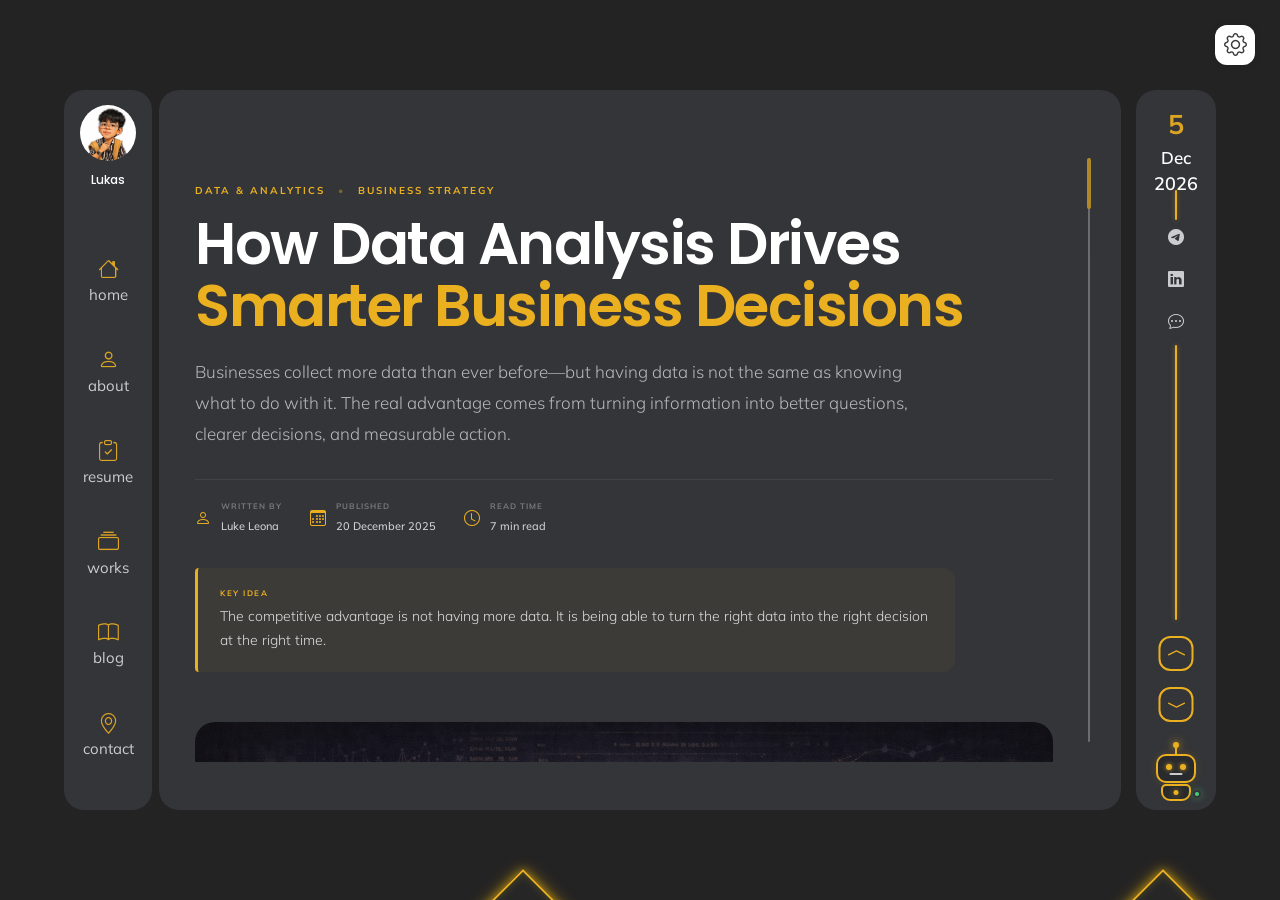
<file: data-analysis-for-smarter-business-decisions.html>
<!DOCTYPE html>
<html lang="en" class="max-width-d">

<head>
    <meta charset="UTF-8">
    <meta name="viewport" content="width=device-width, initial-scale=1.0, maximum-scale=1.0, user-scalable=no" />
    <title>How Data Analysis Drives Smarter Business Decisions | Luke Leona</title>

    <meta name="description"
        content="How businesses can use data analytics to uncover growth opportunities, reduce inefficiencies, forecast outcomes, and make smarter decisions." />

    <meta name="keywords"
        content="data analytics, business analytics, data-driven decision making, predictive analytics, business intelligence" />

    <meta name="author" content="Luke Mark P. Leona" />
    <!--  FavIcon  -->
    <link rel="shortcut icon" href="assets/img/favicon.png">
    <!-- Google Fonts -->
    <link href="https://fonts.googleapis.com/css?family=Muli:300,400,600,700" rel="stylesheet">
    <link href="https://fonts.googleapis.com/css?family=Poppins:400,500,600,700" rel="stylesheet">
    <!-- Bootstrap Css -->
    <link rel="stylesheet" href="assets/css/bootstrap.css">
    <!-- Bootstrap Icon -->
    <link rel="stylesheet" href="assets/css/bootstrap-icons.css">
    <!-- Malihu Jquery Custom ScrollBar Css -->
    <link rel="stylesheet" href="assets/css/jquery.mCustomScrollbar.css">
    <!-- Animate Css -->
    <link rel="stylesheet" href="assets/css/animate.min.css">
    <!-- Swiper Css -->
    <link rel="stylesheet" href="assets/css/owl.carousel.min.css">
    <!-- Magnific Popup Css -->
    <link rel="stylesheet" href="assets/css/magnific-popup.css">

    <!--  Custom Style Css  -->
    <link rel="stylesheet" href="assets/css/style.css">
    <!--  Color Css  -->
    <link rel="stylesheet" href="assets/colors/golden.css" id="option-color">

    <!-- Blog Article Custom Styles -->
    <link rel="stylesheet" href="assets/css/blog-article.css">
</head>

<body class="blog-single-page dark-arshia max-width-d data-article-page">

    <!-- Preloader -->
    <div id="line-loader">
        <div class="middle-line"></div>
    </div>

    <!--   Menu Overlay Mobile -->
    <div class="menu-overlay d-none"></div>

    <!-- ========================================
     RIGHT SIDE START
========================================= -->

    <div class="right-side d-none d-lg-block">


        <!-- ========================================
       DATE
  ========================================= -->

        <div id="date"></div>


        <!-- Yellow divider after date -->

        <div class="sidebar-line sidebar-line-top"></div>


        <!-- ========================================
       SOCIAL ICONS
  ========================================= -->

        <div class="social-box">

            <div class="social d-none d-lg-block">


                <!-- Telegram -->

                <a href="https://t.me/pyrexu" target="_blank" rel="noopener noreferrer" class="d-inline-block"
                    aria-label="Telegram">

                    <i class="bi bi-telegram"></i>

                </a>


                <!-- LinkedIn -->

                <a href="https://www.linkedin.com/in/luke-mark-leona/" target="_blank" rel="noopener noreferrer"
                    class="d-inline-block" aria-label="LinkedIn">

                    <i class="bi bi-linkedin"></i>

                </a>


                <!-- Viber -->

                <a href="https://invite.viber.com/?number=639934996221" target="_blank" rel="noopener noreferrer"
                    class="d-inline-block" aria-label="Viber">

                    <i class="bi bi-chat-dots"></i>

                </a>


            </div>

        </div>


        <!-- Yellow divider after socials -->

        <div class="sidebar-line sidebar-line-bottom"></div>



        <!-- ========================================
       ROBOT CHATBOT
  ========================================= -->

        <div class="portfolio-chatbot">


            <!-- ROBOT BUTTON -->

            <button type="button" class="chatbot-robot-button" id="chatbotToggle"
                aria-label="Chat with Luke's virtual assistant" aria-expanded="false">

                <span class="robot-icon">


                    <!-- Antenna -->

                    <span class="robot-antenna">

                        <span class="robot-antenna-dot"></span>

                    </span>


                    <!-- Head -->

                    <span class="robot-head">

                        <span class="robot-eye robot-eye-left"></span>

                        <span class="robot-eye robot-eye-right"></span>

                        <span class="robot-mouth"></span>

                    </span>


                    <!-- Body -->

                    <span class="robot-body">

                        <span class="robot-body-light"></span>

                    </span>


                </span>


                <span class="chatbot-online-dot"></span>


            </button>



            <!-- ========================================
         CUTE POP-UP MESSAGE
    ========================================= -->

            <div class="chatbot-teaser" id="chatbotTeaser" aria-live="polite">

                <span id="chatbotTeaserText">
                    Hi! 👋
                </span>

            </div>



            <!-- ========================================
         CHATBOT PANEL
    ========================================= -->

            <div class="chatbot-panel" id="chatbotPanel" aria-hidden="true">


                <!-- HEADER -->

                <div class="chatbot-header">


                    <div class="chatbot-header-profile">


                        <div class="chatbot-mini-robot">
                            🤖
                        </div>


                        <div>

                            <strong>
                                Luke's Assistant
                            </strong>

                            <span>

                                <span class="chat-online-indicator"></span>

                                Online

                            </span>

                        </div>


                    </div>


                    <button type="button" class="chatbot-close" id="chatbotClose" aria-label="Close chatbot">
                    </button>


                </div>



                <!-- MESSAGES -->

                <div class="chatbot-messages" id="chatbotMessages">


                    <div class="chat-message bot-message">


                        <div class="chat-message-avatar">
                            🤖
                        </div>


                        <div class="chat-message-bubble">

                            Hi! I'm Luke's virtual assistant. 👋

                            <br><br>

                            Ask me about his skills, projects,
                            services, experience, or how to hire him.

                        </div>


                    </div>



                    <!-- QUICK QUESTIONS -->

                    <div class="chatbot-quick-actions">


                        <button type="button" class="chatbot-quick-btn" data-question="What are Luke's skills?">

                            Skills

                        </button>


                        <button type="button" class="chatbot-quick-btn" data-question="Show me Luke's work">

                            His Work

                        </button>


                        <button type="button" class="chatbot-quick-btn" data-question="How can I hire Luke?">

                            Hire Luke

                        </button>


                    </div>


                </div>



                <!-- INPUT -->

                <form class="chatbot-input-area" id="chatbotForm">


                    <input type="text" id="chatbotInput" placeholder="Ask me something..." autocomplete="off"
                        aria-label="Chat message">


                    <button type="submit" class="chatbot-send" aria-label="Send message">

                        <i class="bi bi-send-fill"></i>

                    </button>


                </form>


            </div>


        </div>

        <!-- END ROBOT CHATBOT -->



        <!-- ========================================
       UP / DOWN NAVIGATION
  ========================================= -->

        <div class="next-prev-page">


            <a href="index.html#hero" class="prev-page bg-base-color hstack" aria-label="Back to home">

                <i class="bi bi-chevron-compact-up mx-auto"></i>

            </a>


            <a href="index.html#blog" class="next-page bg-base-color mt-3 hstack" aria-label="Back to blog">

                <i class="bi bi-chevron-compact-down mx-auto"></i>

            </a>


        </div>


    </div>

    <!-- ========================================
     RIGHT SIDE END
========================================= -->

    <!--  Left Side Start  -->
    <div class="left-side  nav-close">
        <div class="menu-content-align">
            <div class="left-side-image">
                <img src="assets/img/webdesigner/profile-img.png" alt="/">
            </div>
            <h1 class="mt-1">Lukas</h1>
            <div class="container d-lg-none d-inline-block">
                <div class="row">
                    <div class="col-12 text-center">
                        <p class="text-muted mb-0">Software Engineer</p>
                    </div>
                </div>
            </div>
        </div>
        <div class="menu-align">
            <ul class="list-group menu text-center " id="menu">
                <li class="list-group-item">
                    <a href="index.html#hero">
                        <i class="bi bi-house"></i>
                        <span>home</span>
                    </a>
                </li>
                <li class="list-group-item">
                    <a href="index.html#about" class="custom-btn">
                        <i class="bi bi-person"></i>
                        <span>about</span>
                    </a>
                </li>
                <li class="list-group-item">
                    <a href="index.html#resume">
                        <i class="bi bi-clipboard-check"></i>
                        <span>resume</span>
                    </a>
                </li>
                <li class="list-group-item">
                    <a href="index.html#portfolio">
                        <i class="bi bi-collection"></i>
                        <span>works</span>
                    </a>
                </li>
                <li class="list-group-item">
                    <a href="index.html#blog">
                        <i class="bi bi-book"></i>
                        <span>blog</span>
                    </a>
                </li>
                <li class="list-group-item">
                    <a href="index.html#contact">
                        <i class="bi bi-geo-alt"></i>
                        <span>contact</span>
                    </a>
                </li>
            </ul>
            <div class="menu-footer">
                <a class="download-cv primary-button mt-3 mb-4 d-lg-none" href="javascript:void(0);">Download CV</a>
                <div class="social d-lg-none d-block">
                    <a href="javascript:void(0);" class="d-inline-block">
                        <i class="bi bi-whatsapp"></i>
                    </a>
                    <a href="javascript:void(0);" class="d-inline-block mx-4">
                        <i class="bi bi-instagram"></i>
                    </a>
                    <a href="javascript:void(0);" class="d-inline-block">
                        <i class="bi bi-dribbble"></i>
                    </a>
                </div>
            </div>
        </div>
    </div>
    <!--  Left Side End  -->

    <!--  Main Start  -->
    <main id="main" class="main-2">

        <!--  blog Single Start  -->
        <section id="blog-single" class="blog-single section py-6">
            <div class="container">
                <!-- ======================================================
     ARTICLE HERO
======================================================= -->

                <div class="article-hero">

                    <div class="article-category">
                        DATA &amp; ANALYTICS
                        <span>•</span>
                        BUSINESS STRATEGY
                    </div>

                    <h1>
                        How Data Analysis Drives
                        <span>Smarter Business Decisions</span>
                    </h1>

                    <p class="article-deck">
                        Businesses collect more data than ever before—but having data
                        is not the same as knowing what to do with it.
                        The real advantage comes from turning information into better
                        questions, clearer decisions, and measurable action.
                    </p>

                    <div class="article-meta-row">

                        <div class="article-meta-item">
                            <i class="bi bi-person"></i>

                            <div>
                                <span>WRITTEN BY</span>
                                <strong>Luke Leona</strong>
                            </div>
                        </div>

                        <div class="article-meta-item">
                            <i class="bi bi-calendar3"></i>

                            <div>
                                <span>PUBLISHED</span>
                                <strong>20 December 2025</strong>
                            </div>
                        </div>

                        <div class="article-meta-item">
                            <i class="bi bi-clock"></i>

                            <div>
                                <span>READ TIME</span>
                                <strong>7 min read</strong>
                            </div>
                        </div>

                    </div>

                    <div class="article-takeaway">

                        <span>KEY IDEA</span>

                        <p>
                            The competitive advantage is not having more data.
                            It is being able to turn the right data into the right
                            decision at the right time.
                        </p>

                    </div>

                </div>

                <div class="row row-sticky">
                    <div class="col-12 post-content">
                        <div class="single-post">

                            <figure class="article-featured-image">

                                <img src="assets/img/webdesigner/blog-single.png"
                                    alt="Business data analytics and decision-making visualization">

                                <figcaption class="article-image-caption">

                                    <span class="caption-label">
                                        FROM DATA TO IMPACT
                                    </span>

                                    <p>
                                        Analytics becomes valuable when insight leads to
                                        a decision—and that decision creates measurable action.
                                    </p>

                                </figcaption>

                            </figure>

                            <!-- ======================================================
     INTRODUCTION
======================================================= -->

                            <section class="article-intro">

                                <p class="article-opening">
                                    Every business generates signals: transactions, customer behavior,
                                    website activity, inventory movement, operational delays,
                                    feedback, and financial performance.

                                    <strong>
                                        The challenge is rarely the absence of data.
                                        The challenge is knowing what question to ask of it.
                                    </strong>
                                </p>

                                <p>
                                    Good analysis helps organizations move beyond assumptions.
                                    It reveals patterns, tests ideas, identifies risks,
                                    and gives decision-makers evidence they can act on.
                                </p>

                                <div class="editorial-quote">

                                    <div class="quote-mark">“</div>

                                    <blockquote>
                                        A dashboard tells you what is happening.
                                        Good analysis explains why it matters.
                                        Great analysis changes what you do next.
                                    </blockquote>

                                    <span>— Editorial perspective</span>

                                </div>

                            </section>

                            <!-- ======================================================
     PHILIPPINE BUSINESS SNAPSHOT
======================================================= -->

                            <section class="article-research-section">

                                <span class="article-section-label">
                                    PHILIPPINE BUSINESS SNAPSHOT
                                </span>

                                <h2>
                                    Having an Analytics Team Does Not Automatically Make a Company Data-Driven.
                                </h2>

                                <p>
                                    A company may already have dashboards, reporting systems,
                                    analysts, and large databases—but the real test is whether
                                    evidence consistently influences actual business decisions.
                                </p>

                                <div class="research-stat-grid">

                                    <div class="research-stat">

                                        <strong>2 in 5</strong>

                                        <span>
                                            surveyed Philippine companies were described
                                            as highly data-driven
                                        </span>

                                    </div>

                                    <div class="research-stat">

                                        <strong>3 in 5</strong>

                                        <span>
                                            already had dedicated data analytics teams
                                        </span>

                                    </div>

                                    <div class="research-stat">

                                        <strong>Culture</strong>

                                        <span>
                                            remains one of the biggest challenges in turning
                                            analytics into everyday decision-making
                                        </span>

                                    </div>

                                </div>

                                <div class="research-note">

                                    <i class="bi bi-journal-text"></i>

                                    <div>

                                        <span>RELATED RESEARCH</span>

                                        <p>
                                            PwC Philippines has reported that analytics adoption
                                            does not automatically translate into mature,
                                            data-driven decision-making. Organizations may have
                                            analytics capabilities while still relying heavily
                                            on descriptive reporting rather than predictive or
                                            prescriptive decision support.
                                        </p>

                                    </div>

                                </div>

                            </section>

                            <!-- ======================================================
     01 - GROWTH OPPORTUNITIES
======================================================= -->

                            <section class="article-content-section">

                                <span class="article-section-number">
                                    01
                                </span>

                                <div class="article-section-heading">

                                    <span>GROWTH</span>

                                    <h2>
                                        Find Opportunities Hidden in Existing Data
                                    </h2>

                                </div>

                                <p>
                                    Businesses often search for growth by looking outward:
                                    new markets, new customers, or new products.

                                    But some of the most valuable opportunities may already
                                    be visible inside existing transaction and customer data.
                                </p>

                                <div class="insight-grid">

                                    <article class="insight-card">

                                        <i class="bi bi-people"></i>

                                        <h4>
                                            Customer Segmentation
                                        </h4>

                                        <p>
                                            Identify groups with different needs, spending habits,
                                            profitability, and likelihood to return.
                                        </p>

                                    </article>


                                    <article class="insight-card">

                                        <i class="bi bi-box-seam"></i>

                                        <h4>
                                            Product Opportunity
                                        </h4>

                                        <p>
                                            Discover which products drive revenue,
                                            repeat purchases, cross-selling opportunities,
                                            or weak margins.
                                        </p>

                                    </article>


                                    <article class="insight-card">

                                        <i class="bi bi-geo-alt"></i>

                                        <h4>
                                            Market Expansion
                                        </h4>

                                        <p>
                                            Use geographic and demographic patterns
                                            to identify underserved markets rather than
                                            relying only on assumptions.
                                        </p>

                                    </article>

                                </div>

                            </section>

                            <!-- ======================================================
     02 - OPERATIONAL EFFICIENCY
======================================================= -->

                            <section class="article-content-section">

                                <span class="article-section-number">
                                    02
                                </span>

                                <div class="article-section-heading">

                                    <span>EFFICIENCY</span>

                                    <h2>
                                        Find the Cost of Friction
                                    </h2>

                                </div>

                                <p>
                                    Operational inefficiencies are often hidden inside ordinary
                                    business processes: repeated manual work, slow approvals,
                                    unnecessary inventory, workflow bottlenecks, and delays.
                                </p>

                                <p>
                                    Individually, these problems may appear small.
                                    Repeated across hundreds or thousands of transactions,
                                    they become expensive.
                                </p>

                                <div class="article-impact-callout">

                                    <span>WHY THIS MATTERS</span>

                                    <h4>
                                        Small inefficiencies become expensive when they repeat at scale.
                                    </h4>

                                    <p>
                                        Analytics helps quantify where time, money, and resources
                                        are being lost so businesses can prioritize improvements
                                        based on measurable impact.
                                    </p>

                                </div>

                            </section>

                            <!-- ======================================================
     PERSPECTIVE
======================================================= -->

                            <section class="article-perspective">

                                <div class="perspective-icon">

                                    <i class="bi bi-exclamation-lg"></i>

                                </div>

                                <div>

                                    <span>
                                        A COMMON MISCONCEPTION
                                    </span>

                                    <h3>
                                        More Data Does Not Automatically Mean Better Decisions.
                                    </h3>

                                    <p>
                                        A company can have millions of records,
                                        dozens of dashboards, and sophisticated analytics tools
                                        and still make poor decisions.

                                        Data becomes useful only when it is reliable,
                                        relevant, understandable, and connected to
                                        a decision someone is actually prepared to make.
                                    </p>

                                </div>

                            </section>

                            <!-- ======================================================
     03 - FORECASTING
======================================================= -->

                            <section class="article-content-section">

                                <span class="article-section-number">
                                    03
                                </span>

                                <div class="article-section-heading">

                                    <span>FORECASTING</span>

                                    <h2>
                                        Move From Reactive to Proactive
                                    </h2>

                                </div>

                                <p>
                                    Historical data can reveal patterns that help organizations
                                    prepare for what may happen next.

                                    Forecasting does not remove uncertainty,
                                    but it can make uncertainty easier to manage.
                                </p>

                                <div class="prediction-grid">

                                    <div>
                                        <i class="bi bi-graph-up"></i>
                                        <span>Sales Demand</span>
                                    </div>

                                    <div>
                                        <i class="bi bi-person-x"></i>
                                        <span>Customer Churn</span>
                                    </div>

                                    <div>
                                        <i class="bi bi-box"></i>
                                        <span>Inventory Needs</span>
                                    </div>

                                    <div>
                                        <i class="bi bi-shield-exclamation"></i>
                                        <span>Financial Risk</span>
                                    </div>

                                </div>

                                <div class="mini-insight">

                                    <i class="bi bi-lightbulb"></i>

                                    <div>

                                        <span class="mini-insight-label">
                                            KEY INSIGHT
                                        </span>

                                        <p>
                                            Forecasting is not about predicting the future perfectly.
                                            It is about reducing uncertainty enough to make a better
                                            decision before the future arrives.
                                        </p>

                                    </div>

                                </div>

                            </section>
                            <!-- ======================================================
     04 - ANALYTICS MATURITY
======================================================= -->

                            <section class="article-content-section">

                                <span class="article-section-number">
                                    04
                                </span>

                                <div class="article-section-heading">

                                    <span>DECISION MATURITY</span>

                                    <h2>
                                        From Reporting to Recommended Action
                                    </h2>

                                </div>

                                <p>
                                    Analytics becomes more valuable as organizations move
                                    from simply describing past performance toward understanding
                                    causes, anticipating outcomes, and recommending actions.
                                </p>

                                <div class="analytics-ladder">

                                    <article class="analytics-level">

                                        <span>01</span>

                                        <strong>DESCRIPTIVE</strong>

                                        <h4>
                                            What happened?
                                        </h4>

                                        <p>
                                            Reports, KPIs, dashboards and historical trends.
                                        </p>

                                    </article>


                                    <div class="analytics-arrow">
                                        <i class="bi bi-arrow-right"></i>
                                    </div>


                                    <article class="analytics-level">

                                        <span>02</span>

                                        <strong>DIAGNOSTIC</strong>

                                        <h4>
                                            Why did it happen?
                                        </h4>

                                        <p>
                                            Root causes, comparisons and drill-down analysis.
                                        </p>

                                    </article>


                                    <div class="analytics-arrow">
                                        <i class="bi bi-arrow-right"></i>
                                    </div>


                                    <article class="analytics-level">

                                        <span>03</span>

                                        <strong>PREDICTIVE</strong>

                                        <h4>
                                            What may happen?
                                        </h4>

                                        <p>
                                            Forecasting, probabilities and predictive models.
                                        </p>

                                    </article>


                                    <div class="analytics-arrow">
                                        <i class="bi bi-arrow-right"></i>
                                    </div>


                                    <article class="analytics-level">

                                        <span>04</span>

                                        <strong>PRESCRIPTIVE</strong>

                                        <h4>
                                            What should we do?
                                        </h4>

                                        <p>
                                            Recommendations, optimization and next-best actions.
                                        </p>

                                    </article>

                                </div>

                            </section>

                            <!-- ======================================================
     05 - DATA CULTURE
======================================================= -->

                            <section class="article-content-section">

                                <span class="article-section-number">
                                    05
                                </span>

                                <div class="article-section-heading">

                                    <span>CULTURE</span>

                                    <h2>
                                        Tools Do Not Create a Data-Driven Company. People Do.
                                    </h2>

                                </div>

                                <p>
                                    A business can invest heavily in dashboards,
                                    cloud platforms, AI, and analytics tools—but still fail
                                    to become genuinely data-driven.
                                </p>

                                <p>
                                    The real transformation happens when teams consistently
                                    use evidence to challenge assumptions, measure outcomes,
                                    and improve decisions.
                                </p>

                                <div class="culture-grid">

                                    <div>
                                        <i class="bi bi-chat-square-text"></i>
                                        <span>Evidence-Based Discussions</span>
                                    </div>

                                    <div>
                                        <i class="bi bi-bullseye"></i>
                                        <span>Clear &amp; Measurable KPIs</span>
                                    </div>

                                    <div>
                                        <i class="bi bi-arrow-repeat"></i>
                                        <span>Continuous Feedback</span>
                                    </div>

                                    <div>
                                        <i class="bi bi-people"></i>
                                        <span>Shared Data Literacy</span>
                                    </div>

                                </div>

                            </section>



                            <!-- ======================================================
     QUESTIONS CLIENTS SHOULD ASK
======================================================= -->

                            <section class="question-section">

                                <span class="article-section-label">
                                    A BETTER STARTING POINT
                                </span>

                                <h2>
                                    Before Asking for a Dashboard, Ask These Questions.
                                </h2>

                                <div class="question-list">

                                    <div>
                                        <span>01</span>
                                        <p>
                                            What business decision are we trying to improve?
                                        </p>
                                    </div>

                                    <div>
                                        <span>02</span>
                                        <p>
                                            What would we do differently if the data confirmed our assumption?
                                        </p>
                                    </div>

                                    <div>
                                        <span>03</span>
                                        <p>
                                            Which metric actually represents business value—not just activity?
                                        </p>
                                    </div>

                                    <div>
                                        <span>04</span>
                                        <p>
                                            Is the underlying data reliable enough to support this decision?
                                        </p>
                                    </div>

                                    <div>
                                        <span>05</span>
                                        <p>
                                            How will we measure whether the decision actually worked?
                                        </p>
                                    </div>

                                </div>

                            </section>


                            <!-- ======================================================
     FINAL TAKEAWAY
======================================================= -->

                            <section class="article-conclusion">

                                <div class="conclusion-icon">

                                    <i class="bi bi-lightning-charge"></i>

                                </div>

                                <span>
                                    THE BOTTOM LINE
                                </span>

                                <h2>
                                    The Goal Is Not More Data.
                                    The Goal Is Better Decisions.
                                </h2>

                                <p>
                                    Analytics creates value when it connects three things:
                                    a meaningful question, trustworthy evidence,
                                    and a decision that leads to action.
                                </p>

                                <p>
                                    The organizations that benefit most from data will not necessarily
                                    be those with the largest datasets or the most dashboards.

                                    They will be the ones that can consistently turn information
                                    into understanding—and understanding into measurable action.
                                </p>

                                <div class="article-conclusion-cta">

                                    <a href="index.html#portfolio" class="article-primary-btn">

                                        See My Data Projects

                                        <i class="bi bi-arrow-up-right"></i>

                                    </a>

                                    <a href="index.html#contact" class="article-secondary-btn">

                                        Work With Me

                                        <i class="bi bi-arrow-right"></i>

                                    </a>

                                </div>

                            </section>

                        </div>
                    </div>
                </div>
            </div>
            </div>
            <!--   Comments Start  -->
            <!--                     <div class="comments mt-5">
                        <h3>Comments</h3>
                        <ul class="list-inline comments-list"> -->
            <!--  Item 01  -->
            <!--     <li class="list-inline-item">
                                <div class="comment-wrap">
                                    <div class="image-comment">
                                        <img src="assets/img/client-01.png" alt="/">
                                    </div>
                                    <div class="comment-content">
                                        <div class="comment-author">
                                            John Doe
                                            <p class="text-muted">
                                                <a href="#">June 24, 2021 at 10:45 am</a>
                                            </p>
                                        </div>
                                        <p class="mb-0">In a professional context it often happens that private or corporate clients corder a publication to be made.In a professional context it often happens that private.</p>
                                        <a href="#" class="comment-reply-link">
                                            <i class="lni lni-reply"></i>
                                        </a>
                                    </div>
                                </div>
                                <ul class="children">
                                    <li class="list-inline-item">
                                        <div class="comment-wrap">
                                            <div class="image-comment">
                                                <img src="assets/img/client-02.png" alt="/">
                                            </div>
                                            <div class="comment-content">
                                                <div class="comment-author">
                                                    Mary Jane
                                                    <p class="text-muted">
                                                        <a href="#">June 25, 2021 at 12:45 am</a>
                                                    </p>
                                                </div>
                                                <p class="mb-0">In a professional context it often happens that private or corporate clients corder a publication to be made.</p>
                                                <a href="#" class="comment-reply-link">
                                                    <i class="lni lni-reply"></i>
                                                </a>
                                            </div>
                                        </div>
                                    </li>
                                </ul>
                            </li> -->
            <!--  Item 02  -->
            <!-- <li class="list-inline-item">
                                <div class="comment-wrap">
                                    <div class="image-comment">
                                        <img src="assets/img/client-03.png" alt="/">
                                    </div>
                                    <div class="comment-content">
                                        <div class="comment-author">
                                            Jessy Doe
                                            <p class="text-muted">
                                                <a href="#">May14, 2021 at 04:55 pm</a>
                                            </p>
                                        </div>
                                        <p class="mb-0">In a professional context it often happens that private or corporate clients corder a publication to be made.In a professional context it often happens that private.</p>
                                        <a href="#" class="comment-reply-link">
                                            <i class="lni lni-reply"></i>
                                        </a>
                                    </div>
                                </div>
                            </li>
                        </ul>
                    </div> -->
            <!--Blog Reply-->
            <!-- ======================================================
     ARTICLE CTA
======================================================= -->

            <section class="article-discussion">

                <span>
                    HAVE A BUSINESS PROBLEM TO SOLVE?
                </span>

                <h3>
                    Let's Turn Your Data Into Something Useful.
                </h3>

                <p>
                    Whether you need reporting, dashboards,
                    customer analysis, automation, or deeper insights,
                    the starting point is always the same:
                    understand the problem before choosing the tool.
                </p>

                <a href="index.html#contact" class="article-primary-btn">

                    Start a Conversation

                    <i class="bi bi-chat-dots"></i>

                </a>

            </section>

            </div>

            </div>
            </div>
        </section>
        <!--  blog Single End  -->
    </main>
    <!--  Main End  -->

    <!--  Mobile Next and Prev Button Start -->
    <div class="mobile-blog-nav blog-next-prev-page d-lg-none">
        <a class="blog-prev-page bg-base-color hstack" href="webdesigner-dark.html#hero">
            <i class="bi bi-chevron-compact-left mx-auto"></i>
        </a>
        <a class="blog-next-page bg-base-color mt-1 mt-lg-3 hstack" href="webdesigner-dark.html#hero">
            <i class="bi bi-chevron-compact-right mx-auto"></i>
        </a>
    </div>
    <!--  Mobile Next and Prev Button End -->

    <!--  Navbar Button Mobile Start -->
    <div class="menu-toggle ">
        <span></span>
        <span></span>
        <span></span>
    </div>
    <!--  Navbar Button Mobile End -->

    <!--  Background Shapes Start  -->
    <div class="area">
        <ul class="circles">
            <li></li>
            <li></li>
            <li></li>
            <li></li>
            <li></li>
            <li></li>
            <li></li>
            <li></li>
            <li></li>
            <li></li>
        </ul>
    </div>
    <!--  Background Shapes End  -->
    <!--  Color Pallet  -->
    <div id="color-switcher" class="color-switcher">
        <div class="text-center color-pallet hide">
            <h6 class="theme-skin-title">Light &amp; Dark</h6>
            <ul class="color-scheme list-inline">
                <li class="list-inline-item">
                    <a href="javascript:void(0)" class="light-scheme"><i class="bi bi-brightness-high"></i> Light</a>
                </li>
                <li class="list-inline-item">
                    <a href="javascript:void(0)" class="dark-scheme active"><i class="bi bi-moon"></i> Dark</a>
                </li>
            </ul>
            <h6 class="text-center mt-3 text-dark">Select your color</h6>
            <ul class="pattern">
                <li>
                    <a class="color1" href="javascript:void(0)"></a>
                </li>
                <li>
                    <a class="color2" href="javascript:void(0)"></a>
                </li>
                <li>
                    <a class="color3" href="javascript:void(0)"></a>
                </li>
                <li>
                    <a class="color4" href="javascript:void(0)"></a>
                </li>
                <li>
                    <a class="color5" href="javascript:void(0)"></a>
                </li>
                <li>
                    <a class="color6" href="javascript:void(0)"></a>
                </li>
                <li>
                    <a class="color7" href="javascript:void(0)"></a>
                </li>
                <li>
                    <a class="color8" href="javascript:void(0)"></a>
                </li>
                <li>
                    <a class="color9" href="javascript:void(0)"></a>
                </li>
            </ul>
        </div>
        <div class="pallet-button hide">
            <a href="javascript:void(0)" class="cp-toggle"><i class="bi bi-gear"></i></a>
        </div>
    </div>

    <!-- Mouase Magic Cursor Start -->
    <div class="m-magic-cursor mmc-outer"></div>
    <div class="m-magic-cursor mmc-inner"></div>
    <!-- Mouase Magic Cursor End -->

    <!--  JavaScripts  -->
    <!--  Jquery 3.4.1  -->
    <script src="assets/js/jquery-3.4.1.min.js"></script>
    <!--  Bootstrap Js  -->
    <script src="assets/js/bootstrap.js"></script>
    <!--  Malihu ScrollBar Js  -->
    <script src="assets/js/jquery.mCustomScrollbar.concat.min.js"></script>
    <!--  CountTo Js  -->
    <script src="assets/js/jquery.countTo.js"></script>
    <!--  Swiper Js  -->
    <script src="assets/js/owl.carousel.min.js"></script>
    <!--  Isotope Js  -->
    <script src="assets/js/isotope.pkgd.min.js"></script>
    <!--  Magnific Popup Js  -->
    <script src="assets/js/jquery.magnific-popup.min.js"></script>


    <script src="assets/js/luke.js"></script>
    <script defer
        src="https://static.cloudflareinsights.com/beacon.min.js/vcd15cbe7772f49c399c6a5babf22c1241717689176015"
        integrity="sha512-ZpsOmlRQV6y907TI0dKBHq9Md29nnaEIPlkf84rnaERnq6zvWvPUqr2ft8M1aS28oN72PdrCzSjY4U6VaAw1EQ=="
        data-cf-beacon='{"version":"2024.11.0","token":"398d0e35186742219fc4b15efc701f63","r":1,"server_timing":{"name":{"cfCacheStatus":true,"cfEdge":true,"cfExtPri":true,"cfL4":true,"cfOrigin":true,"cfSpeedBrain":true},"location_startswith":null}}'
        crossorigin="anonymous"></script>
</body>

</html>
</file>
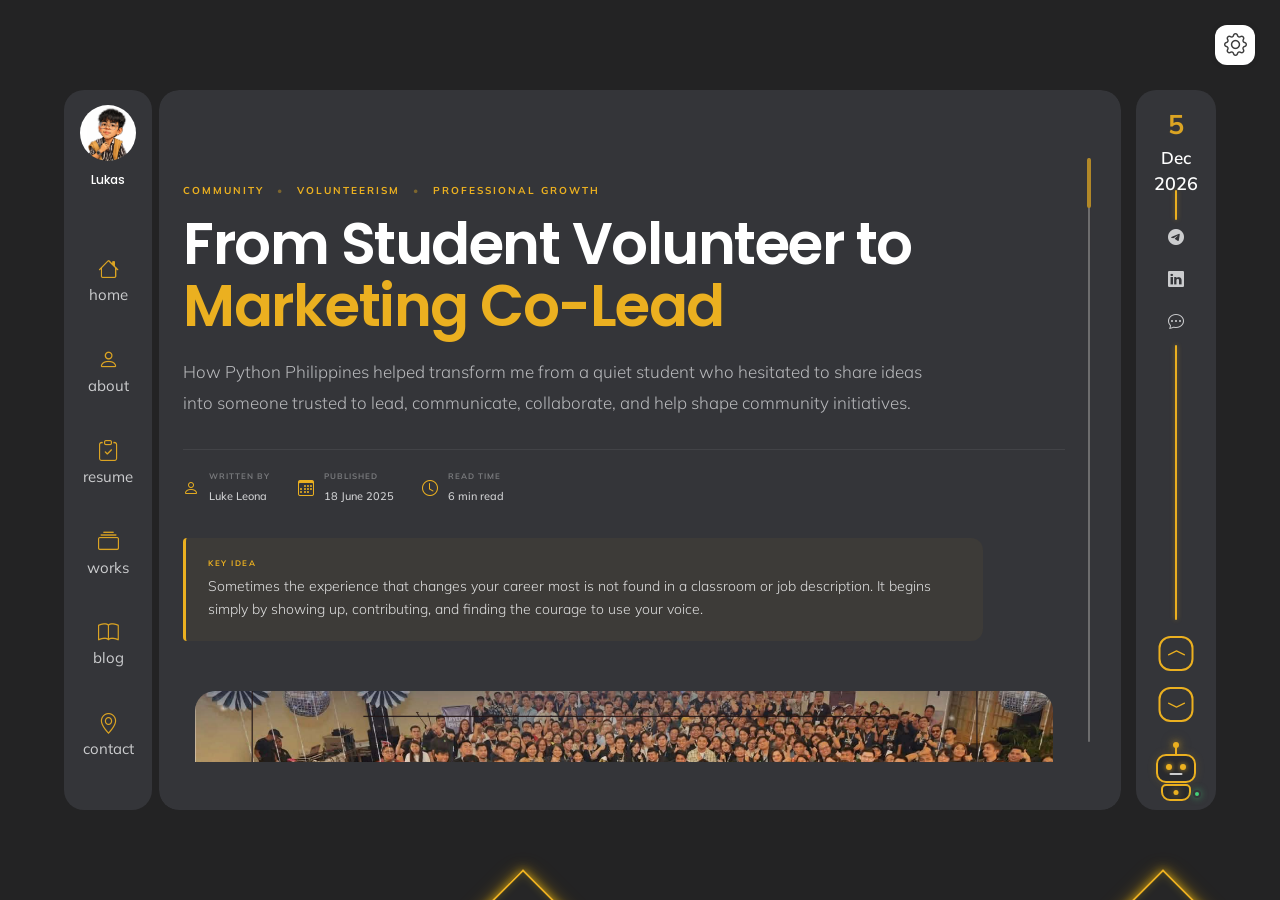
<file: how-volunteering-shaped-my-career.html>
<!DOCTYPE html>
<html lang="en" class="max-width-d">
  
<head>
    <meta charset="UTF-8">
<meta name="viewport" content="width=device-width, initial-scale=1.0, maximum-scale=1.0, user-scalable=no" />
    <title>From Student Volunteer to Marketing Co-Lead | Luke Leona</title>

<meta
  name="description"
  content="How volunteering with Python Philippines helped Luke Leona grow from a quiet student volunteer into a Marketing Co-Lead, building confidence, leadership, communication, and professional skills."
/>

<meta
  name="keywords"
  content="Python Philippines, volunteering, community leadership, professional growth, marketing, student volunteer, career development"
/>

<meta name="author" content="Luke Mark P. Leona" />
    <!--  FavIcon  -->
    <link rel="shortcut icon" href="assets/img/favicon.png">
    <!-- Google Fonts -->
    <link href="https://fonts.googleapis.com/css?family=Muli:300,400,600,700" rel="stylesheet">
    <link href="https://fonts.googleapis.com/css?family=Poppins:400,500,600,700" rel="stylesheet">
    <!-- Bootstrap Css -->
    <link rel="stylesheet" href="assets/css/bootstrap.css">
    <!-- Bootstrap Icon -->
    <link rel="stylesheet" href="assets/css/bootstrap-icons.css">
    <!-- Malihu Jquery Custom ScrollBar Css -->
    <link rel="stylesheet" href="assets/css/jquery.mCustomScrollbar.css">
    <!-- Animate Css -->
    <link rel="stylesheet" href="assets/css/animate.min.css">
    <!-- Swiper Css -->
    <link rel="stylesheet" href="assets/css/owl.carousel.min.css">
    <!-- Magnific Popup Css -->
    <link rel="stylesheet" href="assets/css/magnific-popup.css">

    <!--  Custom Style Css  -->
    <link rel="stylesheet" href="assets/css/style.css">
    <!--  Color Css  -->
    <link rel="stylesheet" href="assets/colors/golden.css" id="option-color">

<!-- Shared Blog Article Styles -->
<link rel="stylesheet" href="assets/css/blog-article.css">
  </head>
  <body class="blog-single-page dark-arshia max-width-d data-article-page community-story-page">

    <!-- Preloader -->
    <div id="line-loader">
      <div class="middle-line"></div>
    </div>

    <!--   Menu Overlay Mobile -->
    <div class="menu-overlay d-none"></div>

 <!-- ========================================
     RIGHT SIDE START
========================================= -->

    <div class="right-side d-none d-lg-block">


        <!-- ========================================
       DATE
  ========================================= -->

        <div id="date"></div>


        <!-- Yellow divider after date -->

        <div class="sidebar-line sidebar-line-top"></div>


        <!-- ========================================
       SOCIAL ICONS
  ========================================= -->

        <div class="social-box">

            <div class="social d-none d-lg-block">


                <!-- Telegram -->

                <a href="https://t.me/pyrexu" target="_blank" rel="noopener noreferrer" class="d-inline-block"
                    aria-label="Telegram">

                    <i class="bi bi-telegram"></i>

                </a>


                <!-- LinkedIn -->

                <a href="https://www.linkedin.com/in/luke-mark-leona/" target="_blank" rel="noopener noreferrer"
                    class="d-inline-block" aria-label="LinkedIn">

                    <i class="bi bi-linkedin"></i>

                </a>


                <!-- Viber -->

                <a href="https://invite.viber.com/?number=639934996221" target="_blank" rel="noopener noreferrer"
                    class="d-inline-block" aria-label="Viber">

                    <i class="bi bi-chat-dots"></i>

                </a>


            </div>

        </div>


        <!-- Yellow divider after socials -->

        <div class="sidebar-line sidebar-line-bottom"></div>



        <!-- ========================================
       ROBOT CHATBOT
  ========================================= -->

        <div class="portfolio-chatbot">


            <!-- ROBOT BUTTON -->

            <button type="button" class="chatbot-robot-button" id="chatbotToggle"
                aria-label="Chat with Luke's virtual assistant" aria-expanded="false">

                <span class="robot-icon">


                    <!-- Antenna -->

                    <span class="robot-antenna">

                        <span class="robot-antenna-dot"></span>

                    </span>


                    <!-- Head -->

                    <span class="robot-head">

                        <span class="robot-eye robot-eye-left"></span>

                        <span class="robot-eye robot-eye-right"></span>

                        <span class="robot-mouth"></span>

                    </span>


                    <!-- Body -->

                    <span class="robot-body">

                        <span class="robot-body-light"></span>

                    </span>


                </span>


                <span class="chatbot-online-dot"></span>


            </button>



            <!-- ========================================
         CUTE POP-UP MESSAGE
    ========================================= -->

            <div class="chatbot-teaser" id="chatbotTeaser" aria-live="polite">

                <span id="chatbotTeaserText">
                    Hi! 👋
                </span>

            </div>



            <!-- ========================================
         CHATBOT PANEL
    ========================================= -->

            <div class="chatbot-panel" id="chatbotPanel" aria-hidden="true">


                <!-- HEADER -->

                <div class="chatbot-header">


                    <div class="chatbot-header-profile">


                        <div class="chatbot-mini-robot">
                            🤖
                        </div>


                        <div>

                            <strong>
                                Luke's Assistant
                            </strong>

                            <span>

                                <span class="chat-online-indicator"></span>

                                Online

                            </span>

                        </div>


                    </div>


                    <button type="button" class="chatbot-close" id="chatbotClose" aria-label="Close chatbot">
                    </button>


                </div>



                <!-- MESSAGES -->

                <div class="chatbot-messages" id="chatbotMessages">


                    <div class="chat-message bot-message">


                        <div class="chat-message-avatar">
                            🤖
                        </div>


                        <div class="chat-message-bubble">

                            Hi! I'm Luke's virtual assistant. 👋

                            <br><br>

                            Ask me about his skills, projects,
                            services, experience, or how to hire him.

                        </div>


                    </div>



                    <!-- QUICK QUESTIONS -->

                    <div class="chatbot-quick-actions">


                        <button type="button" class="chatbot-quick-btn" data-question="What are Luke's skills?">

                            Skills

                        </button>


                        <button type="button" class="chatbot-quick-btn" data-question="Show me Luke's work">

                            His Work

                        </button>


                        <button type="button" class="chatbot-quick-btn" data-question="How can I hire Luke?">

                            Hire Luke

                        </button>


                    </div>


                </div>



                <!-- INPUT -->

                <form class="chatbot-input-area" id="chatbotForm">


                    <input type="text" id="chatbotInput" placeholder="Ask me something..." autocomplete="off"
                        aria-label="Chat message">


                    <button type="submit" class="chatbot-send" aria-label="Send message">

                        <i class="bi bi-send-fill"></i>

                    </button>


                </form>


            </div>


        </div>

        <!-- END ROBOT CHATBOT -->



        <!-- ========================================
       UP / DOWN NAVIGATION
  ========================================= -->

        <div class="next-prev-page">


            <a href="index.html#hero" class="prev-page bg-base-color hstack" aria-label="Back to home">

                <i class="bi bi-chevron-compact-up mx-auto"></i>

            </a>


            <a href="index.html#blog" class="next-page bg-base-color mt-3 hstack" aria-label="Back to blog">

                <i class="bi bi-chevron-compact-down mx-auto"></i>

            </a>


        </div>


    </div>

    <!-- ========================================
     RIGHT SIDE END
========================================= -->

    <!--  Left Side Start  -->
    <div class="left-side  nav-close">
      <div class="menu-content-align">
        <div class="left-side-image">
          <img src="assets/img/webdesigner/profile-img.png" alt="/">
        </div>
        <h1 class="mt-1">Lukas</h1>
        <div class="container d-lg-none d-inline-block">
          <div class="row">
            <div class="col-12 text-center">
              <p class="text-muted mb-0">Web Designer</p>
            </div>
          </div>
        </div>
      </div>
      <div class="menu-align">
        <ul class="list-group menu text-center " id="menu">
          <li class="list-group-item">
            <a href="index.html#hero">
              <i class="bi bi-house"></i>
              <span>home</span>
            </a>
          </li>
          <li class="list-group-item">
            <a href="index.html#about" class="custom-btn">
              <i class="bi bi-person"></i>
              <span>about</span>
            </a>
          </li>
          <li class="list-group-item">
            <a href="index.html#resume">
              <i class="bi bi-clipboard-check"></i>
              <span>resume</span>
            </a>
          </li>
          <li class="list-group-item">
            <a href="index.html#portfolio">
              <i class="bi bi-collection"></i>
              <span>works</span>
            </a>
          </li>
          <li class="list-group-item">
            <a href="index.html#blog">
              <i class="bi bi-book"></i>
              <span>blog</span>
            </a>
          </li>
          <li class="list-group-item">
            <a href="index.html#contact">
              <i class="bi bi-geo-alt"></i>
              <span>contact</span>
            </a>
          </li>
        </ul>
        <div class="menu-footer">
          <a class="download-cv primary-button mt-3 mb-4 d-lg-none" href="javascript:void(0);">Download CV</a>
          <div class="social d-lg-none d-block">
            <a href="javascript:void(0);" class="d-inline-block">
              <i class="bi bi-whatsapp"></i>
            </a>
            <a href="javascript:void(0);" class="d-inline-block mx-4">
              <i class="bi bi-instagram"></i>
            </a>
            <a href="javascript:void(0);" class="d-inline-block">
              <i class="bi bi-dribbble"></i>
            </a>
          </div>
        </div> 
      </div>
    </div>
    <!--  Left Side End  -->

    <!--  Main Start  -->
    <main id="main" class="main-2">
<section id="blog-single" class="blog-single section py-6">
    <div class="container">  
        <div class="row">

<!-- ======================================================
     ARTICLE HERO
======================================================= -->

<div class="article-hero community-article-hero">

    <div class="article-category">
        COMMUNITY
        <span>•</span>
        VOLUNTEERISM
        <span>•</span>
        PROFESSIONAL GROWTH
    </div>


    <h1>
        From Student Volunteer to
        <span>Marketing Co-Lead</span>
    </h1>


    <p class="article-deck">
        How Python Philippines helped transform me from a quiet student
        who hesitated to share ideas into someone trusted to lead,
        communicate, collaborate, and help shape community initiatives.
    </p>


    <div class="article-meta-row">

        <div class="article-meta-item">

            <i class="bi bi-person"></i>

            <div>
                <span>WRITTEN BY</span>
                <strong>Luke Leona</strong>
            </div>

        </div>


        <div class="article-meta-item">

            <i class="bi bi-calendar3"></i>

            <div>
                <span>PUBLISHED</span>
                <strong>18 June 2025</strong>
            </div>

        </div>


        <div class="article-meta-item">

            <i class="bi bi-clock"></i>

            <div>
                <span>READ TIME</span>
                <strong>6 min read</strong>
            </div>

        </div>

    </div>


    <div class="article-takeaway">

        <span>
            KEY IDEA
        </span>

        <p>
            Sometimes the experience that changes your career most
            is not found in a classroom or job description.
            It begins simply by showing up, contributing, and finding
            the courage to use your voice.
        </p>

    </div>

</div>
        </div>

        <div class="row row-sticky">
            <div class="col-12 post-content">
                <div class="single-post">

<figure class="article-featured-image">

    <img
        src="assets/img/webdesigner/blogitem1.png"
        alt="Luke Leona's volunteer journey with Python Philippines"
    >

    <figcaption class="article-image-caption">

        <span class="caption-label">
            COMMUNITY → CONFIDENCE → LEADERSHIP
        </span>

        <p>
            What began as volunteering eventually became a space
            where I learned to communicate, take ownership,
            lead initiatives, and grow professionally.
        </p>

    </figcaption>

</figure>


               

                   <!-- ======================================================
     INTRODUCTION
======================================================= -->

<section class="article-intro">

    <p class="article-opening">
        I originally joined Python Philippines because I wanted to learn,
        contribute, and become closer to the technology community.

        <strong>
            I did not expect volunteering to change how I communicate,
            lead, and see myself as a professional.
        </strong>
    </p>


    <p>
        At the beginning, I was curious but quiet.
        I could think of ideas, observe problems, and imagine solutions,
        yet I often hesitated to speak because I was unsure whether
        my contribution was good enough.
    </p>


    <div class="editorial-quote">

        <div class="quote-mark">
            “
        </div>

        <blockquote>
            Confidence did not arrive before I participated.
            It grew because I participated.
        </blockquote>

        <span>
            — A lesson from my volunteer journey
        </span>

    </div>

</section>

<!-- ======================================================
     01 - THE BEGINNING
======================================================= -->

<section class="article-content-section">

    <span class="article-section-number">
        01
    </span>

    <div class="article-section-heading">

        <span>
            THE BEGINNING
        </span>

        <h2>
            Curious Enough to Join.
            Not Yet Confident Enough to Speak.
        </h2>

    </div>


    <p>
        I joined Python Philippines as a student volunteer driven mainly
        by curiosity. I wanted to learn more about Python, meet people
        in technology, and understand how communities organize events
        and initiatives.
    </p>


    <p>
        But during meetings, I often stayed quiet.
        I had ideas and opinions, yet self-doubt made me question
        whether they were worth sharing.
    </p>


    <div class="inner-thought-grid">

        <div>
            <i class="bi bi-chat-left-dots"></i>

            <p>
                “What if my idea is not good enough?”
            </p>
        </div>


        <div>
            <i class="bi bi-question-circle"></i>

            <p>
                “What if I say something wrong?”
            </p>
        </div>

    </div>


    <div class="mini-insight">

        <i class="bi bi-lightbulb"></i>

        <div>

            <span class="mini-insight-label">
                LOOKING BACK
            </span>

            <p>
                I was learning technical skills, but the bigger challenge
                was learning to trust my own perspective.
            </p>

        </div>

    </div>

</section>

<!-- ======================================================
     02 - TURNING POINT
======================================================= -->

<section class="article-content-section">

    <span class="article-section-number">
        02
    </span>


    <div class="article-section-heading">

        <span>
            TURNING POINT
        </span>

        <h2>
            The First Time I Chose to Speak Anyway
        </h2>

    </div>


    <p>
        During one planning session, I had an idea that could improve
        how we approached community engagement.
        My first instinct was the same as before: stay quiet.
    </p>


    <p>
        But this time, I spoke.
    </p>


    <div class="story-moment">

        <span>
            THE MOMENT
        </span>

        <h3>
            My idea did not need to be perfect to be valuable.
        </h3>

        <p>
            The team listened. They asked questions.
            We refined the idea together, and eventually it became
            something the team could actually use.
        </p>

    </div>


    <div class="mini-insight">

        <i class="bi bi-lightbulb"></i>

        <div>

            <span class="mini-insight-label">
                WHAT CHANGED
            </span>

            <p>
                Confidence is not certainty.
                Sometimes it is simply the willingness to contribute
                before you feel completely ready.
            </p>

        </div>

    </div>

</section>

<!-- ======================================================
     03 - SKILLS BEYOND CODE
======================================================= -->

<section class="article-content-section">

    <span class="article-section-number">
        03
    </span>


    <div class="article-section-heading">

        <span>
            BEYOND TECHNICAL SKILLS
        </span>

        <h2>
            The Skills No Tutorial Could Fully Teach Me
        </h2>

    </div>


    <p>
        Working on real community initiatives exposed me to challenges
        that could not be solved by technical knowledge alone.
        I had to communicate, coordinate, make decisions,
        and work with people who had different perspectives.
    </p>


    <div class="insight-grid community-skill-grid">


        <article class="insight-card">

            <i class="bi bi-chat-square-text"></i>

            <h4>
                Communication
            </h4>

            <p>
                Learning how to explain an idea clearly,
                receive feedback, and speak with more confidence.
            </p>

        </article>


        <article class="insight-card">

            <i class="bi bi-people"></i>

            <h4>
                Collaboration
            </h4>

            <p>
                Working across teams with different responsibilities,
                priorities, personalities, and working styles.
            </p>

        </article>


        <article class="insight-card">

            <i class="bi bi-bullseye"></i>

            <h4>
                Strategic Thinking
            </h4>

            <p>
                Moving beyond “let's post something” toward campaigns,
                objectives, audiences, timing, and measurable outcomes.
            </p>

        </article>


        <article class="insight-card">

            <i class="bi bi-person-check"></i>

            <h4>
                Ownership
            </h4>

            <p>
                Understanding that leadership often begins by taking
                responsibility before someone explicitly asks you to.
            </p>

        </article>


    </div>

</section>

<!-- ======================================================
     04 - GROWTH JOURNEY
======================================================= -->

<section class="article-content-section">

    <span class="article-section-number">
        04
    </span>


    <div class="article-section-heading">

        <span>
            THE JOURNEY
        </span>

        <h2>
            From Quiet Volunteer to Marketing Co-Lead
        </h2>

    </div>


    <p>
        Growth did not happen in one dramatic moment.
        It happened gradually through repeated opportunities
        to contribute, make mistakes, improve, and take responsibility.
    </p>


    <div class="growth-timeline">


        <div class="growth-stage">

            <span class="growth-number">
                01
            </span>

            <div>

                <strong>
                    STUDENT VOLUNTEER
                </strong>

                <h4>
                    Observe &amp; Learn
                </h4>

                <p>
                    Learning how the community works,
                    supporting initiatives, and absorbing everything I could.
                </p>

            </div>

        </div>


        <div class="growth-stage">

            <span class="growth-number">
                02
            </span>

            <div>

                <strong>
                    ACTIVE CONTRIBUTOR
                </strong>

                <h4>
                    Speak &amp; Participate
                </h4>

                <p>
                    Sharing ideas, contributing to planning,
                    and becoming more comfortable expressing my perspective.
                </p>

            </div>

        </div>


        <div class="growth-stage">

            <span class="growth-number">
                03
            </span>

            <div>

                <strong>
                    RESPONSIBILITY
                </strong>

                <h4>
                    Own &amp; Execute
                </h4>

                <p>
                    Taking responsibility for campaigns,
                    deliverables, coordination, and results.
                </p>

            </div>

        </div>


        <div class="growth-stage">

            <span class="growth-number">
                04
            </span>

            <div>

                <strong>
                    MARKETING CO-LEAD
                </strong>

                <h4>
                    Guide &amp; Lead
                </h4>

                <p>
                    Helping shape strategy, guide initiatives,
                    coordinate teams, and contribute to organizational direction.
                </p>

            </div>

        </div>


    </div>


    <div class="article-impact-callout">

        <span>
            LEADERSHIP REALIZATION
        </span>

        <h4>
            Leadership is not about being the loudest person in the room.
        </h4>

        <p>
            It is about knowing when your voice can help,
            taking responsibility for what follows,
            and creating space for others to contribute too.
        </p>

    </div>

</section>

    <!-- ======================================================
     05 - PROFESSIONAL IMPACT
======================================================= -->

<section class="article-content-section">

    <span class="article-section-number">
        05
    </span>


    <div class="article-section-heading">

        <span>
            PROFESSIONAL IMPACT
        </span>

        <h2>
            Volunteer Experience Became Real-World Experience
        </h2>

    </div>


    <p>
        Python Philippines gave me opportunities to practice skills
        that later became directly relevant to professional work.
    </p>


    <div class="lesson-list">


        <div>

            <span>
                01
            </span>

            <p>
                Technical ability becomes more valuable when you can
                communicate ideas clearly.
            </p>

        </div>


        <div>

            <span>
                02
            </span>

            <p>
                Community work can provide real experience in deadlines,
                stakeholders, teamwork, and accountability.
            </p>

        </div>


        <div>

            <span>
                03
            </span>

            <p>
                Confidence is developed through repeated action,
                not by waiting until fear disappears.
            </p>

        </div>


        <div>

            <span>
                04
            </span>

            <p>
                Leadership is built through consistency,
                reliability, and trust.
            </p>

        </div>


    </div>


    <section class="article-perspective">

        <div class="perspective-icon">

            <i class="bi bi-arrow-up-right"></i>

        </div>


        <div>

            <span>
                THE BIGGER LESSON
            </span>

            <h3>
                Career growth does not happen only inside a job.
            </h3>

            <p>
                Communities, volunteer organizations, and side projects
                can become powerful environments for developing
                professional judgment, leadership, confidence,
                and practical experience.
            </p>

        </div>

    </section>

</section>

<!-- ======================================================
     NOTE TO STUDENTS
======================================================= -->

<section class="question-section community-advice">

    <span class="article-section-label">
        TO STUDENTS &amp; EARLY-CAREER PROFESSIONALS
    </span>

    <h2>
        Do Not Wait Until You Feel Ready.
    </h2>


    <div class="question-list">

        <div>

            <span>
                01
            </span>

            <p>
                Join communities where you can learn from people
                outside your usual environment.
            </p>

        </div>


        <div>

            <span>
                02
            </span>

            <p>
                Volunteer for responsibilities that make you slightly uncomfortable.
            </p>

        </div>


        <div>

            <span>
                03
            </span>

            <p>
                Share ideas even when they are not perfectly formed.
            </p>

        </div>


        <div>

            <span>
                04
            </span>

            <p>
                Treat volunteer responsibilities with the same professionalism
                you would bring to paid work.
            </p>

        </div>


        <div>

            <span>
                05
            </span>

            <p>
                Measure your growth not only by titles,
                but by what you are now capable of doing that once scared you.
            </p>

        </div>

    </div>

</section>


<!-- ======================================================
     FINAL REFLECTION
======================================================= -->

<section class="article-conclusion">

    <div class="conclusion-icon">

        <i class="bi bi-lightning-charge"></i>

    </div>


    <span>
        THE BOTTOM LINE
    </span>


    <h2>
        Volunteerism Did Not Distract Me From My Career.
        It Accelerated It.
    </h2>


    <p>
        My journey with Python Philippines is more than a line
        on my résumé.

        It represents the transition from self-doubt to participation,
        from participation to responsibility,
        and from responsibility to leadership.
    </p>


    <p>
        I joined because I wanted to learn more about technology.

        I stayed because I discovered something equally important:
        growth happens when you give yourself opportunities
        to contribute before you feel completely ready.
    </p>


    <div class="article-conclusion-cta">

        <a
          href="index.html#portfolio"
          class="article-primary-btn"
        >

            See My Work

            <i class="bi bi-arrow-up-right"></i>

        </a>


        <a
          href="index.html#contact"
          class="article-secondary-btn"
        >

            Connect With Me

            <i class="bi bi-arrow-right"></i>

        </a>

    </div>

</section>

                    </div>
                </div>
            </div>
        </div>
    </div>

                    <!--   Comments Start  -->
<!--                     <div class="comments mt-5">
                        <h3>Comments</h3>
                        <ul class="list-inline comments-list"> -->
                            <!--  Item 01  -->
                        <!--     <li class="list-inline-item">
                                <div class="comment-wrap">
                                    <div class="image-comment">
                                        <img src="assets/img/client-01.png" alt="/">
                                    </div>
                                    <div class="comment-content">
                                        <div class="comment-author">
                                            John Doe
                                            <p class="text-muted">
                                                <a href="#">June 24, 2021 at 10:45 am</a>
                                            </p>
                                        </div>
                                        <p class="mb-0">In a professional context it often happens that private or corporate clients corder a publication to be made.In a professional context it often happens that private.</p>
                                        <a href="#" class="comment-reply-link">
                                            <i class="lni lni-reply"></i>
                                        </a>
                                    </div>
                                </div>
                                <ul class="children">
                                    <li class="list-inline-item">
                                        <div class="comment-wrap">
                                            <div class="image-comment">
                                                <img src="assets/img/client-02.png" alt="/">
                                            </div>
                                            <div class="comment-content">
                                                <div class="comment-author">
                                                    Mary Jane
                                                    <p class="text-muted">
                                                        <a href="#">June 25, 2021 at 12:45 am</a>
                                                    </p>
                                                </div>
                                                <p class="mb-0">In a professional context it often happens that private or corporate clients corder a publication to be made.</p>
                                                <a href="#" class="comment-reply-link">
                                                    <i class="lni lni-reply"></i>
                                                </a>
                                            </div>
                                        </div>
                                    </li>
                                </ul>
                            </li> -->
                            <!--  Item 02  -->
                            <!-- <li class="list-inline-item">
                                <div class="comment-wrap">
                                    <div class="image-comment">
                                        <img src="assets/img/client-03.png" alt="/">
                                    </div>
                                    <div class="comment-content">
                                        <div class="comment-author">
                                            Jessy Doe
                                            <p class="text-muted">
                                                <a href="#">May14, 2021 at 04:55 pm</a>
                                            </p>
                                        </div>
                                        <p class="mb-0">In a professional context it often happens that private or corporate clients corder a publication to be made.In a professional context it often happens that private.</p>
                                        <a href="#" class="comment-reply-link">
                                            <i class="lni lni-reply"></i>
                                        </a>
                                    </div>
                                </div>
                            </li>
                        </ul>
                    </div> -->
                    <!--Blog Reply-->
<!-- ======================================================
     FINAL CTA
======================================================= -->

<section class="article-discussion">

    <span>
        COMMUNITY CHANGED MY CAREER
    </span>

    <h3>
        Find a Community Where You Can Contribute, Not Just Observe.
    </h3>

    <p>
        Some of the most valuable professional experiences begin
        when you volunteer to help, take responsibility,
        and learn alongside people who challenge you to grow.
    </p>

    <a
      href="index.html#contact"
      class="article-primary-btn"
    >

        Let's Connect

        <i class="bi bi-chat-dots"></i>

    </a>

</section>
                    
                </div>
          
            </div>
        </div>
    </section>
    <!--  blog Single End  --> 
    </main>
    <!--  Main End  -->

    <!--  Mobile Next and Prev Button Start -->
    <div class="mobile-blog-nav blog-next-prev-page d-lg-none">
      <a class="blog-prev-page bg-base-color hstack" href="webdesigner-dark.html#hero">
        <i class="bi bi-chevron-compact-left mx-auto"></i>
      </a>
      <a class="blog-next-page bg-base-color mt-1 mt-lg-3 hstack" href="webdesigner-dark.html#hero">
        <i class="bi bi-chevron-compact-right mx-auto"></i>
      </a>
    </div>
    <!--  Mobile Next and Prev Button End -->

    <!--  Navbar Button Mobile Start -->
    <div class="menu-toggle ">
      <span></span>
      <span></span>
      <span></span>
    </div>
    <!--  Navbar Button Mobile End -->

    <!--  Background Shapes Start  -->
    <div class="area">
      <ul class="circles">
        <li></li>
        <li></li>
        <li></li>
        <li></li>
        <li></li>
        <li></li>
        <li></li>
        <li></li>
        <li></li>
        <li></li>
      </ul>
    </div>
    <!--  Background Shapes End  -->
    <!--  Color Pallet  -->
    <div id="color-switcher" class="color-switcher">
      <div class="text-center color-pallet hide">
        <h6 class="theme-skin-title">Light &amp; Dark</h6>
        <ul class="color-scheme list-inline">
            <li class="list-inline-item">
                <a href="javascript:void(0)" class="light-scheme"><i class="bi bi-brightness-high"></i> Light</a>
            </li>
            <li class="list-inline-item">
                <a href="javascript:void(0)" class="dark-scheme active"><i class="bi bi-moon"></i> Dark</a>
            </li>
          </ul>
          <h6 class="text-center mt-3 text-dark">Select your color</h6>
          <ul class="pattern">
              <li>
                  <a class="color1" href="javascript:void(0)"></a>
              </li>
              <li>
                  <a class="color2" href="javascript:void(0)"></a>
              </li>
              <li>
                  <a class="color3" href="javascript:void(0)"></a>
              </li>
              <li>
                  <a class="color4" href="javascript:void(0)"></a>
              </li>
              <li>
                  <a class="color5" href="javascript:void(0)"></a>
              </li>
              <li>
                  <a class="color6" href="javascript:void(0)"></a>
              </li>
              <li>
                  <a class="color7" href="javascript:void(0)"></a>
              </li>
              <li>
                  <a class="color8" href="javascript:void(0)"></a>
              </li>
              <li>
                  <a class="color9" href="javascript:void(0)"></a>
              </li>
          </ul>
      </div>
      <div class="pallet-button hide">
          <a href="javascript:void(0)" class="cp-toggle"><i class="bi bi-gear"></i></a>
      </div>
    </div>

    <!-- Mouase Magic Cursor Start -->
    <div class="m-magic-cursor mmc-outer"></div>
	  <div class="m-magic-cursor mmc-inner"></div>
    <!-- Mouase Magic Cursor End -->

    <!--  JavaScripts  -->
    <!--  Jquery 3.4.1  -->
    <script src="assets/js/jquery-3.4.1.min.js"></script>
    <!--  Bootstrap Js  -->
    <script src="assets/js/bootstrap.js"></script>
    <!--  Malihu ScrollBar Js  -->
    <script src="assets/js/jquery.mCustomScrollbar.concat.min.js"></script>
    <!--  CountTo Js  -->
    <script src="assets/js/jquery.countTo.js"></script>
    <!--  Swiper Js  -->
    <script src="assets/js/owl.carousel.min.js"></script>
    <!--  Isotope Js  -->
    <script src="assets/js/isotope.pkgd.min.js"></script>
    <!--  Magnific Popup Js  -->
    <script src="assets/js/jquery.magnific-popup.min.js"></script>

  
    <script src="assets/js/luke.js"></script>
  <script defer src="https://static.cloudflareinsights.com/beacon.min.js/vcd15cbe7772f49c399c6a5babf22c1241717689176015" integrity="sha512-ZpsOmlRQV6y907TI0dKBHq9Md29nnaEIPlkf84rnaERnq6zvWvPUqr2ft8M1aS28oN72PdrCzSjY4U6VaAw1EQ==" data-cf-beacon='{"version":"2024.11.0","token":"398d0e35186742219fc4b15efc701f63","r":1,"server_timing":{"name":{"cfCacheStatus":true,"cfEdge":true,"cfExtPri":true,"cfL4":true,"cfOrigin":true,"cfSpeedBrain":true},"location_startswith":null}}' crossorigin="anonymous"></script>
</body>

</html>
</file>
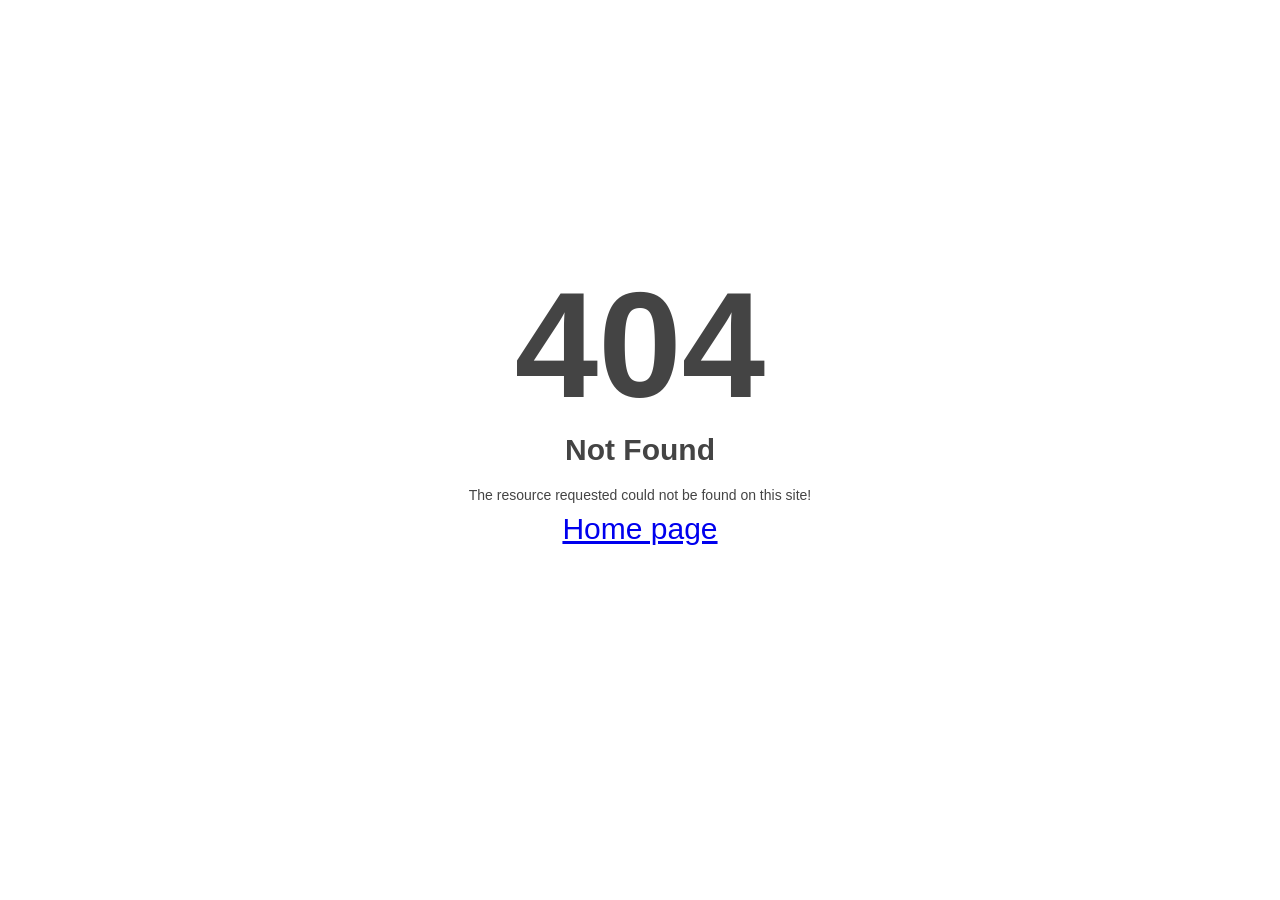
<file: assets/css/owl.video.play.html>
<!DOCTYPE html>
<html style="height:100%">
<head><meta charset="utf-8">
<meta name="viewport" content="width=device-width, initial-scale=1, shrink-to-fit=no" />
<title> 404 Not Found
</title></head>
<body style="color: #444; margin:0;font: normal 14px/20px Arial, Helvetica, sans-serif; height:100%; background-color: #fff;">
<div style="height:auto; min-height:100%; ">     <div style="text-align: center; width:800px; margin-left: -400px; position:absolute; top: 30%; left:50%;">
        <h1 style="margin:0; font-size:150px; line-height:150px; font-weight:bold;">404</h1>
<h2 style="margin-top:20px;font-size: 30px;">Not Found
</h2>
<p>The resource requested could not be found on this site!</p>
<a href="https://retrina.com" style="margin-top:20px;font-size: 30px;">Home page</a>

</div></div><script defer src="https://static.cloudflareinsights.com/beacon.min.js/vcd15cbe7772f49c399c6a5babf22c1241717689176015" integrity="sha512-ZpsOmlRQV6y907TI0dKBHq9Md29nnaEIPlkf84rnaERnq6zvWvPUqr2ft8M1aS28oN72PdrCzSjY4U6VaAw1EQ==" data-cf-beacon='{"version":"2024.11.0","token":"398d0e35186742219fc4b15efc701f63","r":1,"server_timing":{"name":{"cfCacheStatus":true,"cfEdge":true,"cfExtPri":true,"cfL4":true,"cfOrigin":true,"cfSpeedBrain":true},"location_startswith":null}}' crossorigin="anonymous"></script>
</body></html>
</file>
<file: assets/css/style.css>
/*--------------------------------
  1.GENERAL
  2.PRELOADER
  3.OVERLAY MENU
  4.RIGHT SIDE
  5.LEFT SIDE
  6.NEXT & PREV PAGE
  7.HERO SECTION
  8.ABOUT SECTION
  9.SKILLS
  10.LANGUAGE SKILL
  11.SERVICES
  12.RESUME
  13.TESTIMONIALS
  14.PORTFOLIO
  15.BLOG
  16.CONTACT
  17.PORTFOLIO SINGLE
  18.BLOG SINGLE
  19.BACKGROUND ANIMATION
  20.MOUSE MAGIC CURSOR
  21.RESPONSIVE MEDIA
--------------------------------*/


/*------------------------- GENERAL -------------------------*/
body {
  font-family: "Muli", sans-serif;
  font-weight: 300;
  overflow: hidden;
  position: absolute;
  left: 0;
  top: 0;
  bottom: 0;
  right: 0;
}

.full-screen {
  height: 100vh;
}

h1,
h2,
h3,
h4,
h5,
h6 {
  font-family: "Poppins", sans-serif;
  line-height: 1.618;
}

a,
a:hover {
  text-decoration: none !important;
}

a,
a:hover,
button {
  outline: none !important;
}

.my-6 {
  margin-top: 80px;
  margin-bottom: 80px;
}

.mt-6 {
  margin-top: 80px;
}

.mb-6 {
  margin-bottom: 80px;
}

.t-green {
  color: #3cb371;
}

.t-purple {
  color: #9370db;
}

.t-red {
  color: #cd5c5c;
}

/* Center container and limit maximum width
.max-width-d {
  max-width: 1440px;
  width: 100%;
  margin-left: auto;
  margin-right: auto;
}  */

html {
  width: 100%;
  min-height: 100%;
}

body {
  width: 100%;
  min-height: 100vh;
}

html,
body {
  width: 100%;
  min-width: 100%;
  min-height: 100vh;
  margin: 0;
}

.secondary-button {
  transition: all .5s ease;
  display: inline-block;
  border-radius: 32px;
  padding: 12px 24px;
}

.primary-button {
  border-radius: 20px;
  padding: 10px 30px;
  font-size: 16px;
  display: inline-block;
}

.subtitle {
  position: relative;
  margin-bottom: 24px;
  padding-bottom: 16px;
  font-size: 31px;
  font-weight: 400;
}

.subtitle::before {
  content: "";
  position: absolute;
  left: 0;
  bottom: 0;
  height: 5px;
  width: 55px;
  border-radius: 8px;
}

.subtitle::after {
  content: "";
  position: absolute;
  left: 0;
  bottom: 2px;
  height: 1px;
  width: 100%;
  max-width: 255px;
}

.heading-meta-container {
  text-align: center;
  position: relative;
}

.heading-meta-container .heading-title {
  font-size: 27px;
  font-weight: 400;
  text-transform: uppercase;
  margin-bottom: 0;
}

.heading-meta-container .description {
  font-weight: 300;
  margin-bottom: 48px;
}

.heading-meta-container .description::before {
  width: 26px;
  height: 5px;
  display: block;
  content: "";
  position: absolute;
  bottom: -2px;
  left: calc(50% - 13px);
}

.heading-meta-container .description::after {
  width: 100px;
  height: 1px;
  display: block;
  content: "";
  position: relative;
  margin-top: 12px;
  left: calc(50% - 50px);
}

.vertical-line {
  position: relative;
}

.vertical-line::after {
  content: '';
  position: absolute;
  left: 50%;
  top: -5%;
  width: 1px;
  height: 115%;
}

#main {
  width: 76%;
  height: 80%;
  position: absolute;
  top: 10%;
  left: 12%;
  overflow: hidden;
  border-radius: 1.25rem;
}

#main>section:not(:first-child):not(:last-child) {
  position: absolute;
  top: 0;
  left: 0;
  width: 100%;
  bottom: 0;
  overflow-x: hidden;
  overflow-y: auto;
  z-index: 0;
  opacity: 0;
  animation-duration: 1s;
  border-radius: 1.25rem;
  padding: 2rem 1.5rem;
}

#main>section:first-child,
#main>section:last-child {
  position: absolute;
  top: 0;
  left: 0;
  right: 0;
  bottom: 0;
  overflow-x: hidden;
  overflow-y: auto;
  z-index: 0;
  opacity: 0;
  animation-duration: 1s;
  border-radius: 1.25rem;
  padding: 3rem 1.5rem;
}

#main>section.active {
  z-index: 2 !important;
  opacity: 1 !important;
}

/*------------------------- Hero -------------------------*/

#hero {
  position: relative;
  background: #0d0d0f !important;
  overflow: hidden !important;
  isolation: isolate;
}


/* Main dark aurora */
#hero::before {
  content: "";
  position: absolute;

  width: 140%;
  height: 140%;

  top: -20%;
  left: -20%;

  background:
    radial-gradient(ellipse at 20% 40%,
      rgba(15, 80, 70, 0.12) 0%,
      rgba(15, 80, 70, 0.04) 28%,
      transparent 55%),

    radial-gradient(ellipse at 60% 30%,
      rgba(35, 55, 95, 0.14) 0%,
      rgba(35, 55, 95, 0.05) 28%,
      transparent 55%),

    radial-gradient(ellipse at 82% 55%,
      rgba(70, 45, 90, 0.12) 0%,
      rgba(70, 45, 90, 0.04) 28%,
      transparent 55%),

    radial-gradient(ellipse at 45% 75%,
      rgba(235, 176, 32, 0.04) 0%,
      transparent 42%);

  filter: blur(70px);

  animation: heroAuroraMove 16s ease-in-out infinite alternate;

  opacity: 0.7;

  z-index: -2;
  pointer-events: none;
}


/* Secondary subtle moving layer */
/* ========================================
   HERO - DIGITAL ATMOSPHERE BACKGROUND
======================================== */

#hero {
  position: relative;
  overflow: hidden !important;
  isolation: isolate;

  background:
    radial-gradient(circle at 50% 50%,
      #18191d 0%,
      #101114 55%,
      #090a0c 100%) !important;
}


/* ----------------------------------------
   MOVING SOFT LIGHTS
---------------------------------------- */

#hero::before {
  content: "";
  position: absolute;

  width: 150%;
  height: 150%;

  top: -25%;
  left: -25%;

  background:

    /* GOLD LIGHT */
    radial-gradient(ellipse at 20% 30%,
      rgba(235, 176, 32, 0.13) 0%,
      rgba(235, 176, 32, 0.05) 25%,
      transparent 50%),

    /* BLUE-GRAY LIGHT */
    radial-gradient(ellipse at 75% 25%,
      rgba(70, 100, 145, 0.12) 0%,
      rgba(50, 75, 110, 0.04) 28%,
      transparent 55%),

    /* NEUTRAL SILVER LIGHT */
    radial-gradient(ellipse at 55% 80%,
      rgba(180, 185, 195, 0.07) 0%,
      transparent 45%);

  filter: blur(45px);

  animation:
    heroLightDrift 15s ease-in-out infinite alternate;

  z-index: 0;

  pointer-events: none;
}


/* ----------------------------------------
   FAINT TECH GRID + PARTICLE FEEL
---------------------------------------- */

#hero::after {
  content: "";

  position: absolute;
  inset: 0;

  background-image:

    linear-gradient(rgba(255, 255, 255, 0.018) 1px,
      transparent 1px),

    linear-gradient(90deg,
      rgba(255, 255, 255, 0.018) 1px,
      transparent 1px),

    radial-gradient(circle at 15% 30%,
      rgba(235, 176, 32, 0.55) 0 1px,
      transparent 2px),

    radial-gradient(circle at 40% 18%,
      rgba(255, 255, 255, 0.35) 0 1px,
      transparent 2px),

    radial-gradient(circle at 68% 35%,
      rgba(235, 176, 32, 0.40) 0 1px,
      transparent 2px),

    radial-gradient(circle at 82% 15%,
      rgba(255, 255, 255, 0.28) 0 1px,
      transparent 2px);

  background-size:
    45px 45px,
    45px 45px,
    240px 220px,
    310px 260px,
    350px 300px,
    280px 250px;

  opacity: 0.55;

  animation:
    heroGridMove 22s linear infinite;

  z-index: 1;

  pointer-events: none;

  mask-image:
    linear-gradient(to bottom,
      rgba(0, 0, 0, 0.8),
      rgba(0, 0, 0, 0.25));

  -webkit-mask-image:
    linear-gradient(to bottom,
      rgba(0, 0, 0, 0.8),
      rgba(0, 0, 0, 0.25));
}


/* ========================================
   CONTENT LAYERS
======================================== */

#hero .hero-center {
  position: relative;
  z-index: 3;
}

#hero .hero-portrait-reveal {
  z-index: 5;
}


/* ========================================
   ANIMATIONS
======================================== */

@keyframes heroLightDrift {

  0% {
    transform:
      translate3d(-4%, -3%, 0) scale(1);
  }

  35% {
    transform:
      translate3d(4%, 2%, 0) scale(1.07);
  }

  70% {
    transform:
      translate3d(-1%, 6%, 0) scale(1.12);
  }

  100% {
    transform:
      translate3d(6%, -1%, 0) scale(1.05);
  }

}


@keyframes heroGridMove {

  from {
    background-position:
      0 0,
      0 0,
      0 0,
      20px 40px,
      80px 20px,
      40px 90px;
  }

  to {
    background-position:
      45px 45px,
      45px 45px,
      80px -120px,
      -80px 150px,
      140px -100px,
      -120px 170px;
  }

}

.hero {
  position: relative;
  z-index: 1;
}

#hero .hero-center {
  position: relative;
  z-index: 3;
}

.hero-portrait-reveal {
  z-index: 5;
}

/* ========================================
   HERO TYPOGRAPHY
======================================== */

.hero-main-title {
  font-weight: 600;
}


/* Luke Leona highlight */
.hero-name {
  color: #ebb020;
  font-weight: 700;
}


/* Roles */
.hero-role-line {
  margin-top: 10px;
  margin-bottom: 0;

  color: #ebb020;

  font-size: 17px;
  font-weight: 700;

  letter-spacing: 0.5px;
  text-transform: uppercase;
}


/* ========================================
   HERO CTA
======================================== */

.hero-actions {
  margin-top: 24px;
}


/* ========================================
   HOLLOW SEE MY WORK BUTTON
======================================== */

.hero-work-btn {
  display: inline-flex;
  align-items: center;
  justify-content: center;
  gap: 10px;

  padding: 11px 28px;

  /* Hollow */
  background: transparent !important;

  /* Golden outline */
  border: 2px solid #ebb020 !important;

  color: #ebb020 !important;

  border-radius: 22px;

  font-weight: 600;

  transition:
    background-color 0.3s ease,
    color 0.3s ease,
    transform 0.3s ease,
    box-shadow 0.3s ease;
}


/* Arrow */
.hero-work-arrow {
  color: #ebb020;

  display: inline-block;

  font-size: 18px;

  transition:
    transform 0.3s ease,
    color 0.3s ease;
}


/* Hover */
.hero-work-btn:hover {
  background: rgba(235, 176, 32, 0.08) !important;

  color: #ebb020 !important;

  transform: translateY(-2px);

  box-shadow:
    0 0 10px rgba(235, 176, 32, 0.20),
    0 0 25px rgba(235, 176, 32, 0.10);
}


.hero-work-btn:hover .hero-work-arrow {
  color: #ebb020;

  transform: translateX(5px);
}

/* ========================================
   HERO TITLE
======================================== */

.hero-main-title {
  font-weight: 600;
  line-height: 1.55;
}

.hero-title-line {
  display: block;
}

.hero-title-second {
  margin-top: 4px;
}

.hero-name {
  color: #ebb020;
  font-weight: 700;
}

.mCSB_inside>.mCSB_container {
  margin-right: 2rem;
}

.cursor {
  display: inline-block;
  animation: blink 0.8s infinite;
}

@keyframes blink {
  50% {
    opacity: 0;
  }
}

/*------------------------- Preloader -------------------------*/
#line-loader {
  position: fixed;
  left: 0;
  top: 0;
  height: 100vh;
  width: 100%;
  z-index: 99999;
  display: flex;
}

#line-loader:before,
#line-loader:after {
  content: '';
  position: absolute;
  left: 0;
  top: 0;
  width: 50%;
  height: 100%;
  z-index: -1;
  -webkit-transition: all 0.3s ease 0s;
  -o-transition: all 0.3s ease 0s;
  transition: all 0.3s ease 0s;
}

#line-loader:after {
  left: auto;
  right: 0;
}

#line-loader .middle-line {
  margin: auto;
  width: 0;
  height: 250px;

  position: absolute;
  overflow: hidden;
  -webkit-transition: all 0.8s ease 0s;
  -o-transition: all 0.8s ease 0s;
  transition: all 0.8s ease 0s;
}

.middle-line:before {
  content: '';
  position: absolute;
  left: 0;
  top: 50%;
  width: 1px;
  height: 0%;
  -webkit-transform: translateY(-50%);
  -ms-transform: translateY(-50%);
  -o-transform: translateY(-50%);
  transform: translateY(-50%);
  -webkit-animation: lineheight 1000ms ease-in-out 0s forwards;
  -o-animation: lineheight 1000ms ease-in-out 0s forwards;
  animation: lineheight 1000ms ease-in-out 0s forwards;
}

.middle-line:after {
  content: '';
  position: absolute;
  left: 0;
  top: 0;
  width: 1px;
  height: 100%;
  -webkit-transform: translateY(-100%);
  -ms-transform: translateY(-100%);
  -o-transform: translateY(-100%);
  transform: translateY(-100%);
  -webkit-animation: lineround 1200ms linear 0s infinite;
  -o-animation: lineround 1200ms linear 0s infinite;
  animation: lineround 1200ms linear 0s infinite;
  animation-delay: 2000ms;
}

@keyframes lineheight {
  0% {
    height: 0%;
  }

  100% {
    height: 100%;
  }
}

@keyframes lineround {
  0% {
    -webkit-transform: translateY(-100%);
    -ms-transform: translateY(-100%);
    -o-transform: translateY(-100%);
    transform: translateY(-100%);
  }

  100% {
    -webkit-transform: translateY(200%);
    -ms-transform: translateY(200%);
    -o-transform: translateY(200%);
    transform: translateY(200%);
  }
}

.preloaded .middle-line:after {
  opacity: 0;
}

.preloaded .middle-line {
  opacity: 0;
  height: 100% !important;
}

.preloaded:before,
.preloaded:after {
  -webkit-animation: hide 300ms ease-in-out 500ms forwards;
  -o-animation: hide 300ms ease-in-out 500ms forwards;
  animation: hide 300ms ease-in-out 500ms forwards;
}

@keyframes hide {
  0% {
    width: 50%;
  }

  100% {
    width: 0%;
  }
}

/* ========================================
   DESKTOP SIDEBAR MENU ALIGNMENT
======================================== */

@media (min-width: 992px) {


  .left-side {

    overflow:
      hidden;

  }


  .left-side .menu {

    position:
      relative;

    width:
      100%;

  }


  .left-side .menu
  .list-group-item {

    width:
      88px;

    position:
      absolute;

    margin:
      0 !important;

    padding:
      0 !important;

    border:
      none !important;

    background:
      transparent !important;

  }


  .left-side .menu
  .list-group-item a {

    position:
      relative;

    width:
      calc(100% - 12px);

    min-height:
      56px;

    margin:
      0 6px;

    padding:
      6px 2px !important;

    display:
      flex !important;

    flex-direction:
      column !important;

    align-items:
      center !important;

    justify-content:
      center !important;

    border-radius:
      10px;

    text-align:
      center;

    transition:
      background .22s ease,
      color .22s ease,
      transform .22s ease;

  }


  /* Icon */

  .left-side .menu
  .list-group-item a i {

    display:
      block;

    margin:
      0 0 5px !important;

    line-height:
      1;

    font-size:
      21px;

    transform:
      none;

    transition:
      color .22s ease,
      transform .22s ease;

  }


  /* Label */

  .left-side .menu
  .list-group-item a span {

    display:
      block !important;

    width:
      100%;

    margin:
      0 !important;

    opacity:
      1 !important;

    visibility:
      visible !important;

    transform:
      none !important;

    white-space:
      nowrap;

    line-height:
      1.15;

    font-size:
      15px;

    font-weight:
      400;

    text-align:
      center;

  }


  /* Hover */

  .left-side .menu
  .list-group-item a:hover {

    background:
      rgba(235, 176, 32, .055);

  }


  .left-side .menu
  .list-group-item a:hover i {

    color:
      #ebb020;

    transform:
      translateY(-2px);

  }


  /* Active page */

  .left-side .menu
  .list-group-item a.active {

    background:
      rgba(235, 176, 32, .075);

  }


  .left-side .menu
  .list-group-item a.active::before {

    content:
      "";

    position:
      absolute;

    left:
      0;

    top:
      12px;

    bottom:
      12px;

    width:
      2px;

    border-radius:
      0 3px 3px 0;

    background:
      #ebb020;

  }


  .left-side .menu
  .list-group-item a.active i {

    color:
      #ebb020;

    transform:
      scale(1.08);

  }


  .left-side .menu
  .list-group-item a.active span {

    color:
      #fff;

    font-weight:
      700 !important;

  }

}

/*------------------------- OVERLAY MENU -------------------------*/
.menu-toggler {
  display: none;
}

.menu {
  display: flex;
  flex-direction: column;
  align-items: center;
  gap: 1px;
}

.menu .list-group-item {
  border: none;

}


.menu li a {
  padding: 5px 0;
}

.menu li a i {
  font-size: 2.2rem;
  margin-bottom: 4px;
}

.menu li a:hover i,
.menu li a.active i {
  transform: translateY(-20%);
}

.menu a:hover span,
.menu a.active span {
  opacity: 1;
  visibility: visible;
  transform: translateY(-20%);
}

.menu a.active i {
  transform: scale(1.15);
  color: #ebb020;
}

.menu a:hover span,
.menu a.active span {
  opacity: 1;
  visibility: visible;
  transform: translateY(-20%);
}

header,
.right-side {
  width: 80px;
  border-radius: 1.25rem;
  position: fixed;
  z-index: 1030;
  top: 10%;
  height: 80%;
}

header .navbar-brand {
  display: block;
  margin-right: 0;
  text-align: center;
}

header .navbar-brand span {
  display: block;
  text-align: center;
  width: 100%;
  font-weight: 700;
  font-size: 15px;
  margin-top: -1rem;
}

header .navbar-brand b {
  display: block;
  text-align: center;
  font-weight: 700;
  font-size: 4rem;
}

/* ========================================
   RIGHT SIDEBAR LAYOUT
======================================== */

.right-side {
  right: 5%;
  text-align: center;
}


/* ========================================
   DATE
======================================== */

#date {
  margin-top: 15px;

  font-size: 18px;
  font-weight: 600;
}

#date span {
  display: block;
  font-size: 17px;
}

#date b {
  font-size: 27px;
  font-weight: 700;
}


/* ========================================
   SOCIAL ICONS
   Positioned directly below the date
======================================== */

.right-side .social-box {
  position: absolute;

  top: 145px;
  left: 50%;

  width: 24px;

  transform: translateX(-50%);
}


/* Social icon spacing */

.right-side .social {
  display: flex !important;

  flex-direction: column;
  align-items: center;

  gap: 18px;
}


.right-side .social a {
  display: flex !important;

  align-items: center;
  justify-content: center;

  width: 28px;
  height: 28px;
}


.right-side .social i {
  display: block;

  margin: 0 !important;

  text-align: center;
}


/* Old label completely removed */

.follow-label {
  display: none !important;
}


/* ========================================
   PREVIOUS / NEXT BUTTONS
   Move upward to leave room for robot
======================================== */

.right-side .next-prev-page {
  position: absolute;

  right: 50%;
  bottom: 90px;

  transform: translateX(50%);
}


/* ========================================
   CHATBOT
   Robot now sits BELOW arrow buttons
======================================== */

.portfolio-chatbot {
  position: absolute;

  left: 50%;
  bottom: 10px;

  transform: translateX(-50%);

  z-index: 1100;
}

.follow-label {
  padding-right: 5rem;
  position: absolute;
  bottom: 85%;
  right: 0;
  line-height: 1.5rem;
  height: 1.5rem;
  white-space: nowrap;
  transform-origin: 100% 0;
  text-align: right;
  transform: rotate(90deg);
}

.follow-label::before {
  content: '';
  position: absolute;
  top: 50%;
  right: 0;
  width: 60px;
  height: 2px;
}

.social i {
  display: block;
  margin-bottom: 1rem;
  text-align: center;
}

.social img {
  display: block;
  margin-bottom: 1rem;
  width: 24px !important;
  border-radius: 0 !important;
}

/* ========================================
   PORTFOLIO ROBOT CHATBOT
======================================== */


/* Remove old vertical Get In Touch label
   in case any old HTML remains */
.follow-label {
  display: none !important;
}



/* ========================================
   ROBOT BUTTON
======================================== */

.chatbot-robot-button {
  position: relative;

  width: 52px;
  height: 62px;

  padding: 0;

  border: none;
  background: transparent;

  cursor: pointer;

  display: flex;
  align-items: center;
  justify-content: center;

  animation:
    chatbotRobotFloat 3s ease-in-out infinite;

  transition:
    transform 0.3s ease;
}


.chatbot-robot-button:hover {
  transform: scale(1.08);
}


/* Robot wrapper */

.robot-icon {
  position: relative;

  display: block;

  width: 44px;
  height: 52px;
}


/* ========================================
   ROBOT ANTENNA
======================================== */

.robot-antenna {
  position: absolute;

  width: 2px;
  height: 8px;

  background: #ebb020;

  left: 50%;
  top: 0;

  transform:
    translateX(-50%);
}


.robot-antenna-dot {
  position: absolute;

  width: 6px;
  height: 6px;

  border-radius: 50%;

  background: #ebb020;

  left: 50%;
  top: -4px;

  transform:
    translateX(-50%);

  box-shadow:
    0 0 7px rgba(235, 176, 32, 0.8),
    0 0 14px rgba(235, 176, 32, 0.35);

  animation:
    chatbotAntennaPulse 1.8s ease-in-out infinite;
}


/* ========================================
   ROBOT HEAD
======================================== */

.robot-head {
  position: absolute;

  width: 40px;
  height: 29px;

  left: 2px;
  top: 8px;

  border:
    2px solid #ebb020;

  border-radius:
    10px;

  background:
    #292a2e;

  box-shadow:
    0 0 10px rgba(235, 176, 32, 0.15);
}


/* Eyes */

.robot-eye {
  position: absolute;

  top: 8px;

  width: 6px;
  height: 6px;

  border-radius: 50%;

  background:
    #ebb020;

  box-shadow:
    0 0 5px rgba(235, 176, 32, 0.8);

  animation:
    chatbotRobotBlink 4s infinite;
}


.robot-eye-left {
  left: 8px;
}


.robot-eye-right {
  right: 8px;
}


/* Mouth */

.robot-mouth {
  position: absolute;

  width: 13px;
  height: 2px;

  border-radius: 5px;

  background:
    #cbccce;

  left: 50%;
  bottom: 6px;

  transform:
    translateX(-50%);
}


/* ========================================
   ROBOT BODY
======================================== */

.robot-body {
  position: absolute;

  width: 30px;
  height: 17px;

  left: 7px;
  top: 38px;

  border:
    2px solid #ebb020;

  border-radius:
    5px 5px 9px 9px;

  background:
    #292a2e;
}


.robot-body-light {
  position: absolute;

  width: 5px;
  height: 5px;

  border-radius: 50%;

  background:
    #ebb020;

  left: 50%;
  top: 4px;

  transform:
    translateX(-50%);

  box-shadow:
    0 0 7px rgba(235, 176, 32, 0.7);
}


/* Online indicator */

.chatbot-online-dot {
  position: absolute;

  width: 8px;
  height: 8px;

  right: 1px;
  bottom: 5px;

  background:
    #43d17a;

  border-radius: 50%;

  border:
    2px solid #343539;

  box-shadow:
    0 0 7px rgba(67, 209, 122, 0.5);
}


/* ========================================
   CHAT PANEL
======================================== */

.chatbot-panel {
  position: absolute;

  width: 340px;
  height: 430px;

  right: 57px;

  /* Open upward from robot */
  bottom: -5px;

  display: flex;
  flex-direction: column;

  background: rgba(31, 32, 35, 0.97);

  border: 1px solid rgba(235, 176, 32, 0.28);

  border-radius: 18px;

  box-shadow:
    0 20px 60px rgba(0, 0, 0, 0.55),
    0 0 30px rgba(235, 176, 32, 0.05);

  backdrop-filter: blur(18px);
  -webkit-backdrop-filter: blur(18px);

  overflow: hidden;

  opacity: 0;
  visibility: hidden;

  transform:
    translateY(15px) scale(0.96);

  transform-origin: bottom right;

  transition:
    opacity 0.25s ease,
    visibility 0.25s ease,
    transform 0.25s ease;

  z-index: 2000;
}


.chatbot-panel.show {
  opacity: 1;
  visibility: visible;

  transform:
    translateY(0) scale(1);
}


/* ========================================
   CHAT HEADER
======================================== */

.chatbot-header {
  min-height: 70px;

  display: flex;
  align-items: center;
  justify-content: space-between;

  padding:
    14px 16px;

  border-bottom:
    1px solid rgba(255, 255, 255, 0.07);

  background:
    rgba(52, 53, 57, 0.85);
}


.chatbot-header-profile {
  display: flex;
  align-items: center;

  gap: 11px;

  text-align: left;
}


.chatbot-mini-robot {
  width: 40px;
  height: 40px;

  display: flex;
  align-items: center;
  justify-content: center;

  font-size: 26px;

  border-radius: 12px;

  border:
    1px solid rgba(235, 176, 32, 0.4);

  background:
    rgba(235, 176, 32, 0.07);
}


.chatbot-header-profile strong {
  display: block;

  color: #fff;

  font-size: 17px;

  line-height: 1.4;
}


.chatbot-header-profile span {
  display: flex;
  align-items: center;

  gap: 5px;

  margin-top: 2px;

  color: #aeb0b4;

  font-size: 14px;
}


.chat-online-indicator {
  width: 6px;
  height: 6px;

  border-radius: 50%;

  background:
    #43d17a;
}


.chatbot-close {
  border: none;
  background: transparent;

  color: #cbccce;

  font-size: 31px;
  font-weight: 300;

  cursor: pointer;

  transition:
    color 0.2s ease,
    transform 0.2s ease;
}


.chatbot-close:hover {
  color: #ebb020;

  transform:
    rotate(90deg);
}


/* ========================================
   CHAT MESSAGES
======================================== */

.chatbot-messages {
  flex: 1;

  padding:
    16px;

  overflow-y: auto;

  scrollbar-width:
    thin;

  scrollbar-color:
    #ebb020 transparent;
}


.chat-message {
  display: flex;

  margin-bottom:
    13px;

  gap: 8px;
}


.chat-message-avatar {
  flex: 0 0 28px;

  width: 28px;
  height: 28px;

  display: flex;
  justify-content: center;
  align-items: center;

  font-size: 21px;

  border-radius: 8px;

  background:
    rgba(235, 176, 32, 0.08);

  border:
    1px solid rgba(235, 176, 32, 0.25);
}


.chat-message-bubble {
  max-width: 240px;

  padding:
    10px 12px;

  border-radius:
    5px 14px 14px 14px;

  background:
    #343539;

  color:
    #e2e2e3;

  font-size:
    15px;

  line-height:
    1.55;

  text-align:
    left;
}


/* User message */

.user-message {
  justify-content:
    flex-end;
}


.user-message .chat-message-bubble {

  background:
    rgba(235, 176, 32, 0.13);

  border:
    1px solid rgba(235, 176, 32, 0.25);

  color:
    #fff;

  border-radius:
    14px 5px 14px 14px;
}


/* ========================================
   QUICK QUESTIONS
======================================== */

.chatbot-quick-actions {
  display: flex;

  flex-wrap: wrap;

  gap: 7px;

  margin:
    5px 0 15px 36px;
}


.chatbot-quick-btn {
  border:
    1px solid rgba(235, 176, 32, 0.45);

  background:
    transparent;

  color:
    #ebb020;

  border-radius:
    14px;

  padding:
    5px 10px;

  font-size:
    13px;

  cursor:
    pointer;

  transition:
    0.2s ease;
}


.chatbot-quick-btn:hover {
  background:
    rgba(235, 176, 32, 0.12);
}


/* ========================================
   CHAT INPUT
======================================== */

.chatbot-input-area {
  display: flex;
  align-items: center;

  gap: 8px;

  padding:
    11px;

  border-top:
    1px solid rgba(255, 255, 255, 0.07);

  background:
    rgba(42, 43, 47, 0.95);
}


.chatbot-input-area input {
  flex: 1;

  height: 38px;

  padding:
    0 13px !important;

  border:
    1px solid rgba(255, 255, 255, 0.09) !important;

  border-radius:
    18px !important;

  background:
    rgba(20, 21, 23, 0.65) !important;

  color:
    #fff !important;

  font-size:
    15px;

  outline:
    none;
}


.chatbot-input-area input:focus {
  border-color:
    rgba(235, 176, 32, 0.55) !important;
}


.chatbot-send {
  flex: 0 0 38px;

  width: 38px;
  height: 38px;

  border:
    1px solid #ebb020;

  border-radius:
    50%;

  background:
    transparent;

  color:
    #ebb020;

  display: flex;
  align-items: center;
  justify-content: center;

  cursor:
    pointer;

  transition:
    0.25s ease;
}


.chatbot-send:hover {
  background:
    #ebb020;

  color:
    #222;
}


/* ========================================
   ROBOT ANIMATIONS
======================================== */

@keyframes chatbotRobotFloat {

  0%,
  100% {
    transform:
      translateY(0);
  }

  50% {
    transform:
      translateY(-5px);
  }

}


@keyframes chatbotRobotBlink {

  0%,
  45%,
  55%,
  100% {

    transform:
      scaleY(1);

  }

  50% {

    transform:
      scaleY(0.15);

  }

}


@keyframes chatbotAntennaPulse {

  0%,
  100% {

    opacity: 0.6;

  }

  50% {

    opacity: 1;

    box-shadow:
      0 0 12px rgba(235, 176, 32, 1),

      0 0 20px rgba(235, 176, 32, 0.4);

  }

}


/*------------------------- LEFT SIDE -------------------------*/
#main {
  left: calc(3% + 330px);
}

.left-side {
  width: 80px;
  border-radius: 1.25rem;
  left: 5%;
  position: fixed;
  height: 80%;
  top: 10%;
  z-index: 10;
  text-align: center;
  padding-top: 16px;

}

.menu-content-align {
  margin-bottom: 20px;
}

.left-side img {
  width: 60px;
  height: auto;
  border-radius: 50%;
}

.left-side h1 {
  font-size: 15px;
  padding: 5px 0;
}

.left-side .menu {
  display: flex !important;
  flex-direction: column;
  align-items: center;
  gap: 1px;
}

.left-side .menu .list-group-item {
  width: 10px;
  position: absolute;
}

.left-side .menu-align {
  position: relative;
}

.menu-footer {
  position: absolute;
  bottom: 0;
  left: 50%;
  width: 100%;
  transform: translateX(-50%);
}

/*------------------------- Next & Prev Page -------------------------*/
.next-prev-page {
  position: fixed;
  right: 25px;
  bottom: 25px;
  z-index: 1031;
}

.next-prev-page button {
  display: block;
  width: 35px;
  height: 35px;
  border: none;
  border-radius: 12px;
  text-align: center;
  position: relative;
}

.next-prev-page button i {
  position: absolute;
  top: 50%;
  left: 50%;
  transform: translate(-50%, -50%);
}

/*------------------------- Hero -------------------------*/
.hero {
  position: relative;
  z-index: 1;
  overflow: none;
}

.hero .hero-center {
  position: relative;
  top: 50%;
  transform: translateY(-50%);
  z-index: 3;
}

.hero-content {
  max-width: 450px;
  line-height: 1.618;
}

.hero .mCSB_container {
  overflow: initial;
}

.hero-image img {
  display: inline-block;
  width: 250px;
  height: auto;
  border-radius: 50%;
}

.hero-footer {
  position: absolute;
  bottom: 0;
  left: 50%;
  width: 100%;
  height: auto;
  text-align: center;
  transform: translateX(-50%);
}

.hero-footer .primary-button {
  border-radius: 20px;
  display: inline-block;
  font-size: 19px;
  padding: 10px 30px;
}

/*------------------------- About -------------------------*/
.about-img {
  position: relative;
}

.about-img img {
  width: 90%;
  border-radius: 32px 32px 0;
  z-index: 2;
  position: relative;
  top: 16px;
}

.about-text {
  font-size: 17px;
}

.about-header {
  font-size: 22px;
}

.border-img {
  width: 75%;
  height: 100%;
  position: absolute;
  top: 0;
  border-radius: 32px 32px 0;
  right: 1rem;
}

.personal-info li {
  margin-bottom: 16px;
}

.count-up {
  margin-top: 58px;
  position: relative;
}

.count-up::before,
.count-up::after {
  content: "";
  width: 100%;
  height: 1px;
  margin: auto;
  position: absolute;
  left: 0;
}

.count-icon {
  font-size: 29px;
  margin-bottom: 16px;
}

.count-icon img {
  width: 45px;
}

/*------------------------- Skills -------------------------*/
#skills {
  margin-top: 28px;
}

.skills .skillbar {
  display: block;
  border-radius: 8px;
  height: 10px;
  margin-bottom: 8px;
  width: 100%;
}

.skills .skill-box:not(:last-child) .skillbar {
  margin-bottom: 40px;
}

.skills .skillbar-title {
  font-weight: 600;
  font-size: 17px;
  margin-bottom: 4px;
}

.skills .skillbar-bar {
  border-radius: 6px;
  height: 8px;
  padding: 0;
  width: 0;
}

.skill-bar-percent {
  font-size: 16px;
  margin-left: auto;
}

.chart-box .chart {
  position: relative;
}

.chart-box .percent {
  position: absolute;
  left: 50%;
  top: 50%;
  transform: translateX(-20px) translateY(-20px);
  font-size: 27px;
}

.chart-box .percent::after {
  content: "%";
  font-size: 27px;
}

.knowledge-item {
  padding-left: 0;
  margin-top: 10px;
}

.knowledge-item li {
  margin-bottom: 24px;
  list-style: none;
}

.knowledge-item li:last-child {
  margin-bottom: 0;
}

.knowledge-item li::before {
  content: "\25C9";
  margin-right: 8px;
  font-size: 19px;
}

.skill-text {
  margin-bottom: 5px;
  display: flex;
}

/*------------------------- Language Skill -------------------------*/
.language-skill:not(:last-child) {
  margin-bottom: 30px;
}

.language-skill h4 {
  font-size: 19px;
}

.language-skill h6 span {
  font-size: 17px;
  font-weight: normal;
}

.language-skill ul {
  display: flex;
}

.language-skill ul li {
  margin-bottom: 0;
  flex: auto;
  margin-right: auto !important;
}

.language-skill ul li i {
  font-size: 15px;
}

/*------------------------- Services -------------------------*/
.services-box {
  margin: 16px 0;
}

.services .box {
  padding: 1rem 0;
  text-align: left;
  position: relative;
}

.boxes [class^="col-"] {
  position: relative;
}

.boxes [class^="col-"]::after {
  content: '';
  position: absolute;
  left: 0;
  bottom: 0;
  width: 100%;
  height: 1px;
}

.boxes [class^="col-"]:nth-last-child(-n+2)::after {
  display: none;
}

.services .services-icon {
  font-size: 39px;
  display: inline-block;
}

.services .services-box img {
  width: 45px;
  margin-bottom: 12px;
}

/*------------------------- RESUME -------------------------*/
.resume h3 i {
  padding-right: 0.75rem;
}

.resume .timeline-box {
  padding: 1rem 0;
}

.timeline-content p {
  margin-bottom: 0 !important;
}

.resume .timeline-year {
  font-size: 18px;
  font-weight: 400;
  margin-bottom: 0.25rem;
}

.timeline-title {
  margin-bottom: 4px;
}

.timeline-degree {
  font-size: 17px;
  margin-bottom: 2px;
}

.timeline-honor {
  font-size: 15px;
  letter-spacing: 1px;
  color: #d4af37;
  margin-bottom: 6px;
  font-weight: 700;

}

/*------------------------- Testimonial -------------------------*/
.testimonial-item {
  display: flex;
  justify-content: center;
}

.testimonial .testimonial-image img {
  width: 60px;
  border-radius: 50%;
}

.testimonial .testimonial-box {
  cursor: grab;
}

.testimonial .testimonial-comment {
  font-size: 25px;
  font-weight: 300;
  font-style: italic;
  text-align: center;
  margin-bottom: 24px;
}

.testimonial-info {
  margin-left: 12px;
  text-align: left;
}

.testimonial .owl-dots {
  text-align: center;
  margin-top: 24px;
}

.testimonial .owl-dot span {
  display: block;
  width: 10px;
  height: 10px;
  margin: 0 6px;
  border-radius: 50%;
  transition: all 0.5s ease;
}

.testimonial .owl-dot.active span {
  transform: scale(1.5);
}

/*------------------------- Portfolio -------------------------*/
.portfolio-item {
  margin-bottom: 30px;
}

.portfolio .portfolio-filter {
  margin-bottom: 32px;
}

.portfolio .portfolio-image {
  overflow: hidden;
  position: relative;
  border-radius: 8px;
  cursor: pointer;
}

.portfolio .portfolio-icon {
  position: absolute;
  left: 50%;
  top: 50%;
  transform: translateX(-15px) translateY(-15px);
  line-height: 44px;
  font-size: 33px;
  text-align: center;
  opacity: 0;
  visibility: hidden;
  transition: all 0.5s ease-out;
  z-index: 1000000;
}

.portfolio .portfolio-image:hover .portfolio-icon {
  opacity: 1;
  visibility: visible;
}

.portfolio .portfolio-image::before {
  content: "";
  height: 100%;
  width: 100%;
  position: absolute;
  top: 0;
  left: 0;
  right: 0;
  z-index: 1;
  opacity: 0;
  visibility: hidden;
}

.portfolio .portfolio-image:hover::before {
  opacity: 1;
  visibility: visible;
}

.portfolio .portfolio-image:hover img {
  transform: scale(1.05);
}

.portfolio .portfolio-image img {
  width: 100%;
  transition: .5s ease-in-out;
}

.portfolio .portfolio-content {
  margin-top: 16px;
}

.portfolio .portfolio-content h6 {
  margin-bottom: 0;
  font-weight: 300;
}

.portfolio .portfolio-content p {
  margin-bottom: 0;
}

.portfolio-filter .list-inline-item:not(:last-child) {
  margin-right: 1rem;
}

/*------------------------- Blog -------------------------*/
.blog .blog-image {
  overflow: hidden;
  position: relative;
  border-radius: 8px;
  cursor: pointer;
}

.blog-icon {
  height: 100%;
  width: 100%;
  position: absolute;
  top: 0;
  left: 0;
  right: 0;
  z-index: 1;
  opacity: 0;
  visibility: hidden;
}

.blog-icon i {
  position: absolute;
  left: 50%;
  top: 50%;
  transform: translateX(-20px) translateY(-20px);
  line-height: 44px;
  font-size: 40px;
  text-align: center;
  opacity: 0;
  visibility: hidden;
  transition: all 0.5s ease-out;
}

.blog-box:hover .blog-icon {
  opacity: 1;
  visibility: visible;
}

.blog-box:hover .blog-icon i {
  opacity: 1;
  visibility: visible;
}

.blog-box:hover .blog-image img {
  transform: scale(1.05);
}

.blog img {
  width: 100%;
  transition: .5s ease-in-out;
}

.blog-box {
  margin: 0.75rem 0;
  display: block;
}

.blog-dates {
  margin-bottom: 8px;
}

.blog-dates span {
  font-size: 18px;
  font-weight: 400;
  margin-top: 1rem;
  display: inline-block;
}

/*--------------------------- Contact ---------------------------*/
.contact-box {
  margin-top: 40px;
}

.contact-form {
  margin-top: -12px;
}

.form-group {
  margin-bottom: 24px;
}

.form-control {
  border-radius: 0;
  height: 32px;
  border: none;
  font-size: 17px;
  font-weight: 300;
  padding-left: 0;
  padding-bottom: 16px;
}

.form-control:focus {
  border-radius: 0;
  border: none;
  box-shadow: none;
  outline: 0;
}

.info-box {
  margin-top: 24px;
  padding-bottom: 24px;
  position: relative;
}

.item-icon {
  float: left;
}

.item-icon i {
  font-size: 39px;
  position: relative;
}

.item-icon img {
  width: 48px;
}

.info-text {
  margin-left: 3.75rem;
}

.info-text h5 {
  font-size: 19px;
  margin-bottom: 0;
}

textarea.form-control {
  min-height: 128px;
}

#my-map {
  width: 100%;
  height: 350px;
  border-radius: 1rem;
}

textarea:-moz-placeholder {
  bottom: 0;
  position: relative;
  line-height: 1.5em;
}

/*------------------------- Portfolio Single -------------------------*/
.ajax-page-content {
  height: 100%;
  overflow: auto;
}

.single-portfolio-wrapper {
  padding: 2rem 0;
}

.ajax-page-nav {
  text-align: right;
}

.ajax-page-nav div.nav-item {
  position: relative;
  display: inline-block;
  margin-right: 8px;
}

.ajax-page-nav div.nav-item a {
  display: inline-block;
  height: 40px;
  width: 40px;
  text-align: center;
  border-radius: 4px;
  transition: .3s all ease;
}

.ajax-page-nav div.nav-item a i {
  line-height: 40px;
  font-size: 25px;
}

.closed {
  display: none;
}

.single-portfolio-wrapper {
  position: relative;
}

.single-portfolio-wrapper .portfolio-page-title {
  margin: 32px 0 16px;
}

.single-portfolio-wrapper .portfolio-page-title h1 {
  margin-bottom: 0;
}

.single-portfolio-wrapper .entry-image img {
  width: 100%;
  border-radius: 8px;
}

.single-portfolio-wrapper .entry-content h2 {
  margin: 30px 0 16px;
}

.portfolio-page-carousel {
  position: relative;
  width: 100%;
  margin-bottom: 20px;
  overflow: hidden;
}

.portfolio-page-carousel .owl-nav {
  position: absolute;
  top: calc(50% - 32px);
  width: 100%;
  text-align: center;
}

.portfolio-page-carousel .owl-nav [class*="owl-"]::before {
  display: block;
}

.portfolio-page-carousel .owl-nav [class*="owl-"] {
  display: inline-block;
  cursor: pointer;
  transition: all .3s ease-in-out;
  position: absolute;
  width: 35px;
  height: 35px;
}

.portfolio-page-carousel .owl-nav [class*="owl-"] span {
  font-size: 33px;
  line-height: 30px;
}

.portfolio-page-carousel .owl-nav .owl-prev {
  margin-left: -32px;
  left: 0;
  border-radius: 0 4px 4px 0;
}

.portfolio-page-carousel .owl-nav .owl-next {
  margin-right: -32px;
  right: 0;
  border-radius: 4px 0 0 4px;
}

.portfolio-page-carousel:hover .owl-nav .owl-prev {
  margin-left: 0;
}

.portfolio-page-carousel:hover .owl-nav .owl-next {
  margin-right: 0;
}

.portfolio-page-carousel .owl-dots {
  display: inline-block;
  position: absolute;
  bottom: 0;
  right: 0;
  margin: 0 8px 8px;
}

.portfolio-page-carousel .owl-dot span {
  display: block;
  width: 10px;
  height: 10px;
  margin: 0 6px;
  border-radius: 50%;
  transition: all 0.5s ease;
}

.aside-item-portfolio ul li {
  font-size: 17px;
}

.aside-item-portfolio ul li:not(:last-child) {
  padding-bottom: 12px;
  margin-bottom: 12px;
}

.aside-item-portfolio ul li a {
  margin-right: 4px;
}

.single-portfolio .aside-title {
  position: relative;
  overflow: hidden;
  margin-bottom: 24px;
}

.aside-title h6 {
  font-weight: 400;
  font-size: 27px;
  margin-bottom: 16px;
}

.aside-title h6::after {
  content: " ";
  display: block;
  height: 1px;
  margin-top: 8px;
}

/*------------------------- Blog Single -------------------------*/
.blog-page-header {
  background: url("../img/blog-header-img.html") no-repeat center;
  margin-top: 60px;
}

.blog-single .header-title {
  max-width: 600px;
}

.blog-single .entry-meta ul {
  margin-bottom: 0;
}

.blog-single .entry-meta ul li:not(:last-child) {
  margin-right: 16px;
}

.blog-single .entry-meta ul li i {
  margin-right: 6px;
}

.blog-single .entry-image img {
  width: 100%;
  border-radius: 8px;
}

.blog-single .entry-content {
  padding: 24px;
  padding-bottom: 0;
}

.blog-single .quotation {
  padding: 12px 24px;
  margin: 24px 0;
}

.blog-single .entry-content img {
  width: 100%;
  border-radius: 8px;
}

.blog-single .comments {
  padding-bottom: 64px;
}

.blog-single .comments ul {
  margin-left: 40px;
}

.blog-single .comments-list li {
  margin-top: 32px;
}

.blog-single .comment-wrap {
  padding: 24px;
  position: relative;
  border-radius: 8px;
}

.blog-single .comment-content {
  position: relative;
  padding-left: 32px;
}

.blog-single .comment-author p a {
  font-size: 15px;
  font-style: italic;
}

.blog-single .image-comment {
  position: absolute;
  left: -36px;
  border-radius: 50%;
  padding: 4px;
}

.blog-single .image-comment img {
  width: 65px;
  border-radius: 50%;
}

.blog-single .comment-reply-link {
  position: absolute;
  right: 32px;
  top: 14px;
}

.blog-single .about-description-box {
  list-style: none;
  padding-left: 32px;
  margin: 32px 0;
}

.blog-single .about-description-box li {
  position: relative;
}

.blog-single .blog-box {
  margin-bottom: 32px;
}

.blog-single .search-boxes .form-group {
  border-radius: 8px;
  display: flex;
}

.blog-single .search-boxes input {
  border: none;
  width: 100%;
  padding: 12px 22px;
  font-size: 17px;
  border-radius: 25px;
}

.blog-single .search-boxes input:focus {
  outline: none;
}

.blog-single .search-boxes button.btn {
  border: none;
  position: absolute;
  right: 6px;
  top: 5px;
}

.blog-single .search-boxes button.btn:focus {
  box-shadow: none;
}

.blog-single .aside-box {
  padding: 24px;
  border-radius: 8px;
  margin-bottom: 32px;
}

.blog-single .aside-box ul {
  margin-bottom: 0;
}

.blog-single .aside-title {
  position: relative;
  overflow: hidden;
  margin-bottom: 24px;
}

.blog-single .aside-title h6 {
  display: inline-block;
  vertical-align: middle;
  margin-right: 15px;
  font-weight: 600;
}

.blog-single .aside-item ul li {
  display: flex;
  align-items: center;
  padding: 0 16px 12px 0;
  font-size: 17px;
}

.blog-single .aside-item ul li:not(:last-child) {
  margin-bottom: 12px;
}

.blog-single .aside-item ul li span {
  margin-left: auto;
  border-radius: 50%;
  width: 30px;
  height: 30px;
  line-height: 30px;
  font-size: 15px;
  text-align: center;
}

.blog-single .post-list {
  display: flex;
}

.blog-single .post-list:not(:last-child) {
  margin-bottom: 24px;
  padding-bottom: 16px;
}

.blog-single .post-image {
  width: 125px;
  margin-right: 16px;
}

.blog-single .post-image img {
  width: 100%;
  border-radius: 8px;
}

.blog-single .post-title {
  font-size: 18px;
}

.blog-single .blog-date {
  font-size: 16px;
}

.blog-single .image-gallery {
  text-align: center;
}

.blog-single .image-gallery li {
  width: 28%;
  margin-bottom: 16px;
}

.blog-single .image-gallery img {
  width: 100%;
  border-radius: 8px;
}

.blog-single .tag-box {
  margin-left: 24px;
}

.blog-single .tagcloud a {
  padding: 4px 16px;
  display: inline-block;
  margin-right: 4px;
  margin-bottom: 12px;
  border-radius: 30px;
}

.contact-01 .info-box {
  margin-bottom: 3rem;
}

.contact-01 .item-icon {
  float: left;
  font-size: 43px;
}

.contact-01 .info-text {
  margin-left: 3.75rem;
}

.contact-01 .info-text small {
  font-weight: 300;
}

.contact-01 .form-control {
  font-weight: 300;
  border-radius: 8px;
  height: 36px;
  padding: 4px 10px;
}

.blog-single .aside-title h6::after {
  width: 150%;
}

.blog-single .about-description-box p::before {
  content: "\f26e";
  font-family: bootstrap-icons, sans-serif;
  font-size: 12px;
  position: absolute;
  top: 2px;
  left: -30px;
  width: 20px;
  height: 20px;
  line-height: 20px;
  text-align: center;
  border-radius: 50%;
}

.blog-single .comments h3::after,
.blog-single .contact-form h3::after {
  content: " ";
  display: block;
  height: 1px;
  margin-top: 8px;
  width: 80%;
}

.mobile-blog-nav.blog-next-prev-page {
  position: absolute;
  right: 20px;
  bottom: 20px;
  z-index: 2;
}

.mobile-blog-nav.blog-next-prev-page a {
  background-color: #e5e7ed;
  display: block;
  width: 40px;
  height: 40px;
  border: none;
  border-radius: 12px;
  position: relative;
}

.mobile-blog-nav.blog-next-prev-page a i {
  position: absolute;
  top: 50%;
  left: 50%;
  transform: translate(-50%, -50%);
}



/* .blog-single-page .right-side .social-box{
  top: 57%;
} */
/* .blog-single-page .left-side{
  width: 80px !important;
}
.blog-single-page .left-side{
  width: 80px !important;
}
.blog-single-page .left-side img {
  width: 60px !important;
} */

/*------------------------- Background Animation -------------------------*/
/* .area{
  width: 100%;
  height:100vh;
  z-index: -1;
} */
.circles {
  position: absolute;
  top: 0;
  left: 0;
  width: 100%;
  height: 100%;
  overflow: hidden;
  z-index: -1;
}

.circles li {
  position: absolute;
  display: block;
  list-style: none;

  box-sizing: border-box;

  background: rgba(255, 255, 255, 0.01);

  border: 2px solid #ebb020;
  box-shadow:
    0 0 8px rgba(255, 193, 7, 0.5),
    0 0 15px rgba(255, 193, 7, 0.35),
    0 0 25px rgba(255, 193, 7, 0.15),
    inset 0 0 10px rgba(255, 215, 0, 0.2);

  animation: animate 25s linear infinite;

  bottom: -150px;

  transform: rotate(45deg);
}


.circles li:nth-child(1) {
  left: 25%;
  width: 80px;
  height: 80px;
  animation-delay: 0s;
}

.circles li:nth-child(2) {
  left: 10%;
  width: 20px;
  height: 20px;
  animation-delay: 2s;
  animation-duration: 12s;
}

.circles li:nth-child(3) {
  left: 70%;
  width: 20px;
  height: 20px;
  animation-delay: 4s;
}

.circles li:nth-child(4) {
  left: 40%;
  width: 60px;
  height: 60px;
  animation-delay: 0s;
  animation-duration: 18s;
}

.circles li:nth-child(5) {
  left: 65%;
  width: 20px;
  height: 20px;
  animation-delay: 0s;
}

.circles li:nth-child(6) {
  left: 75%;
  width: 110px;
  height: 110px;
  animation-delay: 3s;
}

.circles li:nth-child(7) {
  left: 35%;
  width: 150px;
  height: 150px;
  animation-delay: 7s;
}

.circles li:nth-child(8) {
  left: 50%;
  width: 25px;
  height: 25px;
  animation-delay: 15s;
  animation-duration: 45s;
}

.circles li:nth-child(9) {
  left: 20%;
  width: 15px;
  height: 15px;
  animation-delay: 2s;
  animation-duration: 35s;
}

.circles li:nth-child(10) {
  left: 85%;
  width: 150px;
  height: 150px;
  animation-delay: 0s;
  animation-duration: 11s;
}

@keyframes animate {
  0% {
    transform: translateY(0) rotate(0deg);
    opacity: 1;
    border-radius: 0;
  }

  100% {
    transform: translateY(-1000px) rotate(720deg);
    opacity: 0.3;
    border-radius: 50%;
  }
}


/*------------------------- Mouse Magic Cursor -------------------------*/
.m-magic-cursor {
  position: fixed;
  left: 0;
  top: 0;
  pointer-events: none;
  border-radius: 50%;
  -webkit-transform: translateZ(0);
  transform: translateZ(0);
  visibility: hidden;
  will-change: transform;
}

.mmc-inner {
  margin-left: -3px;
  margin-top: -3px;
  width: 6px;
  height: 6px;
  z-index: 1031;
  background-color: #ff451b;
  -webkit-transition: width .3s ease-in-out, height .3s ease-in-out, margin .3s ease-in-out, opacity .3s ease-in-out;
  transition: width .3s ease-in-out, height .3s ease-in-out, margin .3s ease-in-out, opacity .3s ease-in-out;
}

.mmc-inner.mmc-hover {
  margin-left: -15px;
  margin-top: -15px;

  width: 30px;
  height: 30px;

  background-color: #ebb020;
  opacity: 0.25;
}

.mmc-outer {
  margin-left: -15px;
  margin-top: -15px;
  width: 30px;
  height: 30px;
  border: 2px solid #ff451b;
  -webkit-box-sizing: border-box;
  box-sizing: border-box;
  z-index: 1031;
  opacity: .5;
  -webkit-transition: all .08s ease-out;
  transition: all .08s ease-out;
}

.mmc-outer.mmc-hover {
  opacity: 0;
}

.cursor-text {
  position: fixed;
  top: 0;
  left: 0;
  z-index: 1032;
  pointer-events: none;
  visibility: hidden;
  opacity: 1;

  color: #ebb020;
  font-size: 13px;
  font-weight: 700;
  letter-spacing: 1.5px;
  white-space: nowrap;

  transform: translate3d(0, 0, 0);
  transition: opacity 0.2s ease;
}

/*------------------------- ColorPallet -------------------------*/
.color-switcher .color-pallet {
  background-color: white;
  box-shadow: 0 0 5px 1px rgba(0, 0, 0, 0.1);
  top: 25px;
  z-index: 1100;
  position: fixed;
  transition: all 0.3s ease;
  right: 75px;
  width: 189px;
  border-radius: 0.75rem;
  opacity: 0;
  visibility: hidden;
}

.color-switcher .color-pallet.show {
  opacity: 1;
  visibility: visible;
}

.color-switcher .pallet-button {
  background-color: white;
  box-shadow: 0 0 5px 1px rgba(0, 0, 0, 0.1);
  top: 25px;
  z-index: 1000;
  position: fixed;
  transition: all 0.3s ease;
  display: block;
  height: 40px;
  right: 25px;
  width: 40px;
  border-radius: 0.75rem;
}

.color-switcher .pallet-button a {
  width: 40px;
  height: 40px;
  display: block;
  text-align: center;
}

.color-switcher .pallet-button i {
  color: #3c3c3c;
  font-size: 23px;
  line-height: 40px;
}

.color-switcher ul.pattern {
  list-style: none outside none;
  margin: 0 0 0;
  overflow: hidden;
  padding: 0;
}

.color-switcher ul.pattern li {
  float: left;
}

.color-switcher ul.pattern li a {
  cursor: pointer;
  display: block;
  height: 30px;
  width: 30px;
  border-radius: 28px 18px 0 21px;
  transform: rotate(-135deg);
  margin: 15px 0 15px 25px;
}

.color-switcher ul.pattern .color1 {
  background: #1ab394;
}

.color-switcher ul.pattern .color2 {
  background: #ebbf0c;
}

.color-switcher ul.pattern .color3 {
  background: #dba423;
}

.color-switcher ul.pattern .color4 {
  background: #0cc0de;
}

.color-switcher ul.pattern .color5 {
  background: #028ac9;
}

.color-switcher ul.pattern .color6 {
  background: #d78fd6;
}

.color-switcher ul.pattern .color7 {
  background: #ff645e;
}

.color-switcher ul.pattern .color8 {
  background: #ff4274;
}

.color-switcher ul.pattern .color9 {
  background: #f13a3a;
}

/*------------------------- COLOR SCHEME -------------------------*/
.color-scheme {
  background-color: #f1f3f6;
  padding: 8px 0 16px;
}

.color-scheme li {
  width: 40%;
  margin: 0 !important;
}

.color-scheme li a {
  display: block;
  padding: 8px 0;
  background-color: #fff;
  border-radius: 0.75rem;
  color: #222;
  transition: all 0.5s ease;
  font-size: 17px;
}

.color-scheme li a.light-scheme:hover,
.color-scheme li a.light-scheme.active {
  background-color: #0fcae8;
  color: #fff;
}

.color-scheme li a.dark-scheme:hover,
.color-scheme li a.dark-scheme.active {
  background-color: #2c2d30;
  color: #fff;
}

.theme-skin-title {
  background-color: #f1f3f6;
  color: #818181;
  margin: 0;
  padding: 15px 0 0;
  border-radius: 0.75rem 0.75rem 0 0;
}

.theme-skin {
  background-color: #f1f3f6;
  margin: 0;
  padding: 8px 0 16px;
}

.theme-skin li {
  width: 40%;
  margin: 0 !important;
}

.theme-skin li:last-child {
  background-color: #f1f3f6;
  border-radius: 0.75rem;
  box-shadow: 3px 3px 3px #dadada, -3px -3px 3px #fafafa;
  padding: 1px;
}

.theme-skin li:last-child a:hover,
.theme-skin li:last-child a.active {
  border: none;
  box-shadow: inset 3px 3px 3px #dadada, inset -3px -3px 3px #fafafa;
}

.theme-skin li a {
  display: block;
  padding: 8px 0;
  border-radius: 0.75rem;
  color: #222;
  transition: all 0.5s ease;
  font-size: 17px;
}

.theme-skin li a.flat-skin {
  background-color: #fff;
  margin-right: 3px;
}

.scroll-button {
  display: none;
  background-color: white;
  box-shadow: 0 0 5px 1px rgba(0, 0, 0, 0.1);
  bottom: 15px;
  z-index: 1000;
  position: fixed;
  transition: all 0.3s ease;
  height: 100px;
  right: 15px;
  width: 40px;
  border-radius: 0.75rem;
}

.scroll-button a {
  width: 40px;
  height: 50px;
  line-height: 55px;
  display: inline-block;
  transition: all 0.3s ease;
  display: block;
}

.scroll-button a i {
  font-size: 27px;
}

/*------------------------- Media -------------------------*/
@media (min-width: 1440px) {
  
  .left-side {
    padding-top: 40px;
  }
}

@media (max-width: 1230px) {
  .extend-icon {
    display: none;
  }
}

@media (max-width: 991px) {
  .color-switcher .pallet-button {
    right: 20px;
    top: 65px;
  }

  .mCSB_scrollTools {
    top: 3%;
    bottom: 11%;
    right: 10px;
  }

  #main>section {
    padding: 2rem 0 !important;
    border-radius: 16px !important;
  }

  .next-prev-page button {
    width: 40px;
    height: 40px;
    backdrop-filter: blur(35px);
    -webkit-backdrop-filter: blur(35px);
    border: none !important;
  }

  #main>section:not(:first-child):not(:last-child) {
    width: 100%;
  }

  .menu-align {
    left: 50%;
    transform: translateX(-50%);
    gap: 0.75rem;
  }

  .left-side-image {
    width: inherit;
    height: 63%;
  }

  /* .menu a.active {
    color: #c16926;
 } */
  .menu li a i {
    transform: translateY(-15%);
    font-size: 2.2rem;
    margin-bottom: 1px;
  }

  .menu a span {
    opacity: 1;
    visibility: visible;
    transform: translateY(-25%);
  }

  .menu a.active span {
    font-weight: 700 !important;
    letter-spacing: 1px;
    transform: translateY(-20%) scale(1.15) !important;
  }

  .menu a.active i {
    transform: translateY(-20%) scale(1.25) !important;
  }

  .services-boxes .row [class^="col-"]::after {
    display: none;
  }

  .services-boxes .row [class^="col-"]::before {
    display: initial !important;
  }

  .blog-single .entry-content {
    padding: 12px 0 !important;
  }

  .left-side {
    left: 200%;
    width: auto !important;
    z-index: 102;
    right: 15px;
    height: auto;
    bottom: 15px;
    top: 15px;
    overflow-y: hidden;
    border-radius: 16px;
  }

  .hero .hero-center {
    top: 3%;
    transform: translateY(0);
  }

  .about-img {
    margin-bottom: 2rem;
  }

  #main>section {
    padding-right: 0.75rem;
    border-radius: 16px;
  }

  .vertical-line::after {
    display: none;
  }

  .next-prev-page {
    position: absolute;
    right: 20px;
    bottom: 20px;
    z-index: 100;
  }

  .nav-btn {
    position: fixed;
    top: 10px;
    right: 5px;
    display: block;
    width: 35px;
    height: 35px;
    border: none;
    border-radius: 50%;
  }

  .nav-btn i {
    position: absolute;
    left: 50%;
    top: 50%;
    font-size: 4rem;
    transform: translate(-50%, -50%);
  }

  .menu-toggle {
    position: absolute;
    display: block;
    width: 40px;
    height: 40px;
    line-height: 46px;
    text-align: center;
    right: 20px;
    font-size: 22px;
    top: 20px;
    -webkit-transform: rotate(0deg);
    -moz-transform: rotate(0deg);
    -o-transform: rotate(0deg);
    transform: rotate(0deg);
    -webkit-transition: .5s ease-in-out;
    -moz-transition: .5s ease-in-out;
    -o-transition: .5s ease-in-out;
    transition: .5s ease-in-out;
    cursor: pointer;
    z-index: 900;
    border-radius: 12px;
  }

  .menu-toggle span {
    display: block;
    position: absolute;
    height: 2px;
    width: 50%;
    border-radius: 5px;
    opacity: 1;
    right: 24%;
    -webkit-transform: rotate(0deg);
    -moz-transform: rotate(0deg);
    -o-transform: rotate(0deg);
    transform: rotate(0deg);
    -webkit-transition: .25s ease-in-out;
    -moz-transition: .25s ease-in-out;
    -o-transition: .25s ease-in-out;
    transition: .25s ease-in-out;
  }

  .menu-toggle span:nth-child(1) {
    top: 13px;
    -webkit-transform-origin: left center;
    -moz-transform-origin: left center;
    -o-transform-origin: left center;
    transform-origin: left center;
  }

  .menu-toggle span:nth-child(2) {
    top: 19px;
    -webkit-transform-origin: left center;
    -moz-transform-origin: left center;
    -o-transform-origin: left center;
    transform-origin: left center;
  }

  .menu-toggle span:nth-child(3) {
    top: 25px;
    -webkit-transform-origin: left center;
    -moz-transform-origin: left center;
    -o-transform-origin: left center;
    transform-origin: left center;
  }

  .menu-overlay {
    content: '';
    position: absolute;
    top: 0;
    left: 0;
    right: 0;
    bottom: 0;
    width: 100%;
    height: 100%;
    z-index: 101;
  }

  .menu-toggle.menu-open span:nth-child(1) {
    -webkit-transform: rotate(45deg);
    -moz-transform: rotate(45deg);
    -o-transform: rotate(45deg);
    transform: rotate(45deg);
    top: 12px;
    left: 13px;
  }

  .menu-toggle.menu-open span:nth-child(2) {
    width: 0%;
    opacity: 0;
  }

  .menu-toggle.menu-open span:nth-child(3) {
    -webkit-transform: rotate(-45deg);
    -moz-transform: rotate(-45deg);
    -o-transform: rotate(-45deg);
    transform: rotate(-45deg);
    top: 26px;
    left: 13px;
  }

  .left-side.hide h1 {
    font-size: 3.75rem;
    padding: 15px 0 0 0;
    margin-bottom: 0.15rem;
    letter-spacing: 2px;
  }

  #date {
    margin-top: 0;
  }

  #date :first-child {
    font-size: 2.5rem;
    position: relative;
    top: 1px;
    display: inline-block;
  }

  .mobile-menu {
    margin: 25px 0;
  }

  .mobile-menu .list-group-item {
    border: none;
    margin-bottom: 0.25rem
  }

  .mobile-menu .list-group-item a {
    border: none;
  }

  .mobile-menu .list-group-item a.active {
    font-weight: bold;
  }

  #main {
    border-radius: 16px !important;
    top: 15px;
    left: 15px;
    right: 15px;
    bottom: 15px;
    width: inherit !important;
    height: inherit !important;
    transform: inherit !important;
    position: inherit;
  }



  @media (max-height: 620px) {
    .hero-image img {
      width: 200px;
    }

    .hero-content h2 {
      font-size: 27px;
    }

    .hero-footer .download-cv {
      margin-bottom: 1rem !important;
    }



    .hero-footer .social {
      margin-bottom: 0.5rem !important;
    }
  }

  @media (max-height: 600px) {
    .left-side {
      overflow-y: auto;
    }

    .left-side .menu-align {
      position: relative !important;
      height: auto !important;
      margin-top: 20px !important;
    }

    .menu-footer {
      position: relative !important;
      transform: inherit !important;
    }
  }

  @media (max-height: 560px) {
    #main>section#hero {
      padding-bottom: 0 !important;
    }

    .hero-footer {
      position: unset !important;
      transform: inherit !important;
      margin-top: 0.5rem;
    }
  }
}

@media (max-width: 767px) {
  .mCSB_scrollTools {
    right: 5px;
  }

  .boxes [class^="col-"]::after {
    display: initial !important;
  }

  .boxes [class^="col-"]:last-child::after {
    display: none !important;
  }
}

@media (max-width: 575px) {

  /* .menu-toggle {
    border-radius: 16px;
 } */
  .blog-single .comments ul {
    margin-left: 30px;
  }

  .blog-single .children {
    margin-left: 0 !important;
  }

  .testimonial .testimonial-comment {
    font-size: 23px;
    font-weight: 400;
    text-align: justify;
    hyphens: auto;
    padding: 0;
  }
}

/*------------------------- Dark -------------------------*/
body.dark-arshia,
.dark-arshia .ajax-page-content {
  background-color: #232324;
  color: #fff;
}

.dark-arshia .left-side,
.dark-arshia #main>section,
.dark-arshia .right-side {
  background-color: #343539;
  color: #fff;
}

.dark-arshia .personal-info li small,
.dark-arshia .services-description,
.dark-arshia .portfolio .portfolio-filter li a,
.dark-arshia .blog-header~p,
.dark-arshia .follow-label,
.dark-arshia .social a,
.dark-arshia .count-icon~p,
.dark-arshia .language-skill h6 span,
.dark-arshia .timeline-content p,
.dark-arshia .aside-item-portfolio ul li,
.dark-arshia .blog-single .entry-meta ul li a,
.dark-arshia .blog-single .comment-author p a,
.dark-arshia .menu li a span,
.dark-arshia .testimonial .testimonial-jub {
  color: #cbccce;
}

.dark-arshia .text-muted {
  color: #cbccce !important;
}

.dark-arshia .portfolio .portfolio-content h6,
.dark-arshia .blog-header,
.dark-arshia .primary-button,
.dark-arshia .primary-button:hover {
  color: #fff;
}

.dark-arshia .mCSB_scrollTools .mCSB_draggerRail {
  background-color: #818181;
}

.dark-arshia .menu a:hover span,
.dark-arshia .menu a.active span {
  color: #fff !important;
}

.dark-arshia input,
.dark-arshia textarea {
  background-color: transparent;
  border-bottom: 1px solid #cbccce;
  color: #fff;
}

.dark-arshia .skills .skillbar {
  background-color: #535455 !important;
}

.dark-arshia .skills .skillbar-bar {
  border: 2px solid #535455 !important;
}

@media (max-width: 991px) {

  .dark-arshia .menu-toggle,
  .dark-arshia .next-prev-page button,
  .dark-arshia .mobile-blog-nav.blog-next-prev-page a {
    background-color: #535455 !important;
  }
}

.dark-arshia .circles li {
  background: rgba(255, 255, 255, 0.01);
}

.dark-arshia .aside-item-portfolio ul li:not(:last-child) {
  border-bottom: 1px solid #535353;
}

.dark-arshia #line-loader:before,
.dark-arshia #line-loader:after {
  background-color: #343539;
}

.dark-arshia .middle-line:before {
  background-color: #fff;
}

.dark-arshia .middle-line:after {
  background-color: #818181;
}

.dark-arshia .contact-01 .form-control {
  background-color: transparent;
  border-bottom: 1px solid #cbccce;
  border-radius: 0;
}


@media (prefers-color-scheme: dark) {

  .theme-skin-title,
  .color-scheme {
    display: none;
  }

  body,
  .ajax-page-content {
    background-color: #232324 !important;
    color: #fff !important;
  }

  .left-side,
  #main>section,
  .right-side {
    background-color: #343539 !important;
    color: #fff !important;
  }

  .personal-info li small,
  .services-description,
  .portfolio .portfolio-filter li a,
  .blog-header~p,
  .follow-label,
  .social a,
  .count-icon~p,
  .language-skill h6 span,
  .timeline-content p,
  .aside-item-portfolio ul li,
  .blog-single .entry-meta ul li a,
  .blog-single .comment-author p a,
  .menu li a span,
  .testimonial .testimonial-jub {
    color: #cbccce !important;
  }

  .text-muted {
    color: #cbccce !important;
  }

  .portfolio .portfolio-content h6,
  .blog-header,
  .primary-button,
  .primary-button:hover {
    color: #fff !important;
  }

  .mCSB_scrollTools .mCSB_draggerRail {
    background-color: #818181 !important;
  }

  .menu a:hover span,
  .menu a.active span {
    color: #fff !important;
  }

  input,
  textarea {
    background-color: transparent !important;
    border-bottom: 1px solid #cbccce !important;
    color: #fff !important;
  }

  .skills .skillbar {
    background-color: #535455 !important;
  }

  .skills .skillbar-bar {
    border: 2px solid #535455 !important;
  }

  .circles li {
    background: rgba(255, 255, 255, 0.01) !important;
  }

  .aside-item-portfolio ul li:not(:last-child) {
    border-bottom: 1px solid #535353 !important;
  }

  #line-loader:before,
  #line-loader:after {
    background-color: #343539 !important;
  }

  .middle-line:before {
    background-color: #fff !important;
  }

  .middle-line:after {
    background-color: #818181 !important;
  }

  .contact-01 .form-control {
    background-color: transparent !important;
    border-bottom: 1px solid #cbccce !important;
    border-radius: 0;
  }
}

@media (prefers-color-scheme: dark) and (max-width: 991px) {

  .menu-toggle,
  .next-prev-page button,
  .mobile-blog-nav.blog-next-prev-page a {
    background-color: #535455 !important;
  }
}

/* Mobile menu final alignment */
@media (max-width: 991px) {

  .left-side {
    width: 100% !important;
    max-width: calc(100vw - 30px);
    padding: 35px 20px 25px !important;
    overflow-y: auto !important;
  }

  .left-side .menu-align {
    position: relative !important;
    left: auto !important;
    bottom: auto !important;
    transform: none !important;
    width: 100% !important;
    height: auto !important;
    margin: 0 auto !important;
  }

  .left-side .menu {
    display: grid !important;
    grid-template-columns: repeat(3, 1fr);
    column-gap: 12px;
    row-gap: 25px;
    width: 100% !important;
    height: auto !important;
    margin: 0;
    padding: 0;
  }

  .left-side .menu .list-group-item {
    position: relative !important;
    top: auto !important;
    left: auto !important;
    width: 100% !important;
    padding: 0 !important;
    margin: 0 !important;
    background: transparent !important;
  }

  .left-side .menu .list-group-item a {
    display: flex !important;
    flex-direction: column !important;
    align-items: center !important;
    justify-content: center !important;
    width: 100%;
    min-height: 52px;
    padding: 0 !important;
    text-align: center;
  }

  .left-side .menu .list-group-item a i {
    display: block !important;
    margin: 0 0 7px !important;
    transform: none !important;
    line-height: 1;
  }

  .left-side .menu .list-group-item a span {
    display: block !important;
    width: 100%;
    margin: 0 !important;
    opacity: 1 !important;
    visibility: visible !important;
    transform: none !important;
    text-align: center;
    white-space: nowrap;
    line-height: 1.2;
    font-weight: 400;
    letter-spacing: normal;
  }

  .left-side .menu .list-group-item a.active span {
    font-weight: 700 !important;
    transform: none !important;
  }

  .left-side .menu .list-group-item a.active i {
    transform: scale(1.1) !important;
  }

  .menu-footer {
    position: relative !important;
    left: auto !important;
    bottom: auto !important;
    transform: none !important;
    width: 100%;
    margin-top: 22px;
  }

  .menu-footer .download-cv {
    margin: 0 0 24px !important;
    padding: 12px 32px !important;
  }

  .menu-footer .social {
    display: flex !important;
    justify-content: center;
    align-items: center;
    gap: 26px;
  }

  .menu-footer .social a,
  .menu-footer .social i {
    margin: 0 !important;
  }
}

/* Desktop sidebar item structure */
@media (min-width: 992px) {
  .left-side {
    overflow: hidden;
  }

  .left-side .menu {
    position: relative;
  }

  .left-side .menu .list-group-item {
    position: absolute;
    margin: 0 !important;
    padding: 0 !important;
    background: transparent !important;
    border: none !important;
  }

  .left-side .menu .list-group-item a {
    width: 100%;
    display: flex !important;
    flex-direction: column !important;
    align-items: center !important;
    justify-content: center !important;
    padding: 3px 2px !important;
    text-align: center;
  }

  .left-side .menu .list-group-item a i {
    display: block;
    margin: 0 0 6px !important;
  }

  .left-side .menu .list-group-item a span {
    display: block !important;
    width: 100%;
    margin: 0 !important;
    opacity: 1 !important;
    visibility: visible !important;
    transform: none !important;
    text-align: center;
    white-space: nowrap;
  }

  .left-side .menu .list-group-item a.active span {
    font-weight: 700 !important;
  }
}


/* ========================================
   INTERACTIVE HERO PORTRAIT
======================================== */

.hero-portrait-reveal {
  --reveal-x: 50%;
  --reveal-y: 50%;
  --reveal-radius: 105px;

  position: absolute;

  /* Same general position as old .extend-icon */
  right: -3%;
  top: 55%;
  transform: translateY(-50%);

  width: 470px;
  height: 550px;

  z-index: 10;

  overflow: hidden;

  pointer-events: auto;
  cursor: none;
}

/*
  Both images occupy the EXACT same box.
  This is essential for alignment.
*/
.hero-portrait-base,
.hero-portrait-layer {
  position: absolute;

  top: 0;
  left: 0;

  width: 100%;
  height: 100%;

  object-fit: cover;
  object-position: center;

  pointer-events: none;
  user-select: none;

  -webkit-user-drag: none;
}

/* Normal image */
.hero-portrait-base {
  z-index: 1;
}

/* Alternate hidden image */
.hero-portrait-layer {
  z-index: 2;

  opacity: 0;

  -webkit-clip-path:
    circle(0px at var(--reveal-x) var(--reveal-y));

  transition: opacity 0.12s ease;
}


/* Reveal alternate image only around cursor */
.hero-portrait-reveal.is-revealing .hero-portrait-layer {

  opacity: 1;

  -webkit-clip-path:
    circle(var(--reveal-radius) at var(--reveal-x) var(--reveal-y));

  clip-path:
    circle(var(--reveal-radius) at var(--reveal-x) var(--reveal-y));
}


/* Yellow scanner circle */
.hero-scan-ring {
  display: none !important;
}


.hero-portrait-reveal.is-revealing .hero-scan-ring {
  opacity: 1;
}


/*
  Do not use hover effect on mobile/tablet.
  Your existing mobile hero image stays unchanged.
*/
@media (max-width: 991px) {

  .hero-portrait-reveal {
    display: none;
  }

}

/* ==========================================================
   FINAL RIGHT SIDEBAR LAYOUT
   KEEP THIS AT THE VERY BOTTOM OF style.css
========================================================== */


/* Sidebar itself */
.right-side {
  right: 5%;
  text-align: center;
}


/* ==========================================================
   DATE
========================================================== */

.right-side #date {
  margin-top: 14px !important;
  font-size: 18px;
  font-weight: 600;
}

.right-side #date span {
  display: block;
  font-size: 17px;
  line-height: 1.5;
}

.right-side #date b {
  font-size: 27px;
  font-weight: 700;
}


/* ==========================================================
   YELLOW DIVIDER LINES
========================================================== */

.right-side .sidebar-line {
  position: absolute;

  left: 50%;

  width: 2px;

  transform: translateX(-50%);

  background: #ebb020;

  border-radius: 10px;

  box-shadow:
    0 0 5px rgba(235, 176, 32, 0.45);

  pointer-events: none;
}


/* Line between DATE and SOCIALS */

.right-side .sidebar-line-top {
  top: 100px;
  height: 30px;
}


/* Line between SOCIALS and ARROWS */

.right-side .sidebar-line-bottom {
  top: 255px;
  bottom: 190px;
}


/* ==========================================================
   SOCIAL ICONS
========================================================== */

.right-side .social-box {
  position: absolute !important;

  top: 132px !important;
  left: 50% !important;

  width: 30px !important;

  transform: translateX(-50%) !important;
}


/* Vertical social layout */

.right-side .social-box .social {
  display: flex !important;

  flex-direction: column !important;
  align-items: center !important;
  justify-content: center !important;

  gap: 12px !important;
}


/* Each social */

.right-side .social-box .social a {
  display: flex !important;

  align-items: center !important;
  justify-content: center !important;

  width: 30px !important;
  height: 30px !important;

  padding: 0 !important;
  margin: 0 !important;
}


/* Social icons */

.right-side .social-box .social i {
  display: block !important;

  margin: 0 !important;

  line-height: 1 !important;

  text-align: center !important;
}


/* Old Get In Touch text */

.right-side .follow-label {
  display: none !important;
}


/* ==========================================================
   UP / DOWN NAVIGATION
========================================================== */

.right-side .next-prev-page {
  position: absolute !important;

  right: 50% !important;
  bottom: 88px !important;

  transform: translateX(50%) !important;

  z-index: 1031;
}


/* Keep navigation buttons centered */

/* ==========================================================
   UP / DOWN NAVIGATION BUTTONS
   Works for BOTH <button> and <a>
========================================================== */

.right-side .next-prev-page button,
.right-side .next-prev-page a {

  width: 35px;
  height: 35px;

  display: flex !important;

  align-items: center;
  justify-content: center;

  padding: 0 !important;

  background: transparent !important;

  border: 2px solid #ebb020 !important;

  border-radius: 12px;

  color: #ebb020 !important;

  box-shadow: none !important;

  transition:
    background-color 0.3s ease,
    color 0.3s ease,
    transform 0.3s ease,
    box-shadow 0.3s ease;

}

.right-side .next-prev-page button i,
.right-side .next-prev-page a i {

  color: #ebb020 !important;

  font-size: 21px;

  line-height: 1;

  margin: auto !important;

}

.right-side .next-prev-page button:hover,
.right-side .next-prev-page a:hover {

  background: rgba(235, 176, 32, 0.08) !important;

  border-color: #ebb020 !important;

  color: #ebb020 !important;

  box-shadow:
    0 0 10px rgba(235, 176, 32, 0.18);

}


.right-side .next-prev-page button:hover i,
.right-side .next-prev-page a:hover i {

  color: #ebb020 !important;

}


/* ==========================================================
   ROBOT
   BELOW BOTH NAVIGATION BUTTONS
========================================================== */

.right-side .portfolio-chatbot {
  position: absolute !important;

  left: 50% !important;
  bottom: 7px !important;

  transform: translateX(-50%) !important;

  z-index: 1100;
}


/* ==========================================================
   CHAT WINDOW
========================================================== */

.right-side .chatbot-panel {
  right: 57px !important;

  /*
    Negative value moves the opened
    chatbot slightly downward.
  */
  bottom: -5px !important;
}

/* ========================================
   ROBOT CUTE POP-UP MESSAGE
======================================== */

.chatbot-teaser {
  position: absolute;

  /* Places bubble on the LEFT of robot */
  right: 55px;
  bottom: 16px;

  min-width: 75px;
  max-width: 165px;

  padding: 8px 12px;

  background: rgba(45, 46, 50, 0.97);

  border: 1px solid rgba(235, 176, 32, 0.65);

  border-radius: 12px;

  color: #ffffff;

  font-size: 14px;
  font-weight: 500;

  line-height: 1.4;

  text-align: left;

  white-space: nowrap;

  box-shadow:
    0 6px 20px rgba(0, 0, 0, 0.35),
    0 0 12px rgba(235, 176, 32, 0.08);

  pointer-events: none;

  opacity: 0;
  visibility: hidden;

  transform:
    translateX(8px) scale(0.92);

  transition:
    opacity 0.3s ease,
    transform 0.3s ease,
    visibility 0.3s ease;

  z-index: 1200;
}


/* Small speech-bubble arrow */
.chatbot-teaser::after {
  content: "";

  position: absolute;

  right: -6px;
  bottom: 14px;

  width: 11px;
  height: 11px;

  background: #2d2e32;

  border-top: 1px solid rgba(235, 176, 32, 0.65);
  border-right: 1px solid rgba(235, 176, 32, 0.65);

  transform: rotate(45deg);
}


/* Visible state */
.chatbot-teaser.show {
  opacity: 1;
  visibility: visible;

  transform:
    translateX(0) scale(1);
}


/* Cute tiny bounce when appearing */
.chatbot-teaser.show {
  animation: chatbotTeaserPop 0.35s ease;
}


@keyframes chatbotTeaserPop {

  0% {
    transform:
      translateX(8px) scale(0.85);
  }

  70% {
    transform:
      translateX(-2px) scale(1.04);
  }

  100% {
    transform:
      translateX(0) scale(1);
  }

}

/* =========================================================
   ABOUT V2 — CLIENT-FOCUSED REDESIGN
========================================================= */

#about.about-v2 {

  --about-gold: #ebb020;
  --about-bg: #343539;
  --about-card: #292a2e;
  --about-card-soft: #2d2e32;
  --about-border: rgba(255, 255, 255, 0.07);
  --about-muted: #9b9ca0;
  --about-text: #c5c6c8;

}


/* Prevent Iconify layout shift */

#about iconify-icon {

  display: inline-block;

  width: 1em;
  height: 1em;

}


/* =========================================================
   GLOBAL SECTION TYPOGRAPHY
========================================================= */

.about-v2-eyebrow {

  display: block;

  margin-bottom: 9px;

  color: var(--about-gold);

  font-size: 17px;

  font-weight: 700;

  letter-spacing: 1.8px;

}


.about-v2-section-heading {

  max-width: 720px;

  margin-bottom: 28px;

}


.about-v2-section-heading h2,
.about-v2-tools-header h2,
.about-v2-why-intro h2,
.about-v2-final h2 {

  margin: 0 0 10px;

  color: #fff;

  font-size: clamp(2px, 3vw, 35px);

  font-weight: 600;

  line-height: 1.25;

  letter-spacing: -0.6px;

}


.about-v2-section-heading h2 span,
.about-v2-tools-header h2 span,
.about-v2-why-intro h2 span,
.about-v2-final h2 span {

  color: var(--about-gold);

}


.about-v2-section-heading p,
.about-v2-why-intro p {

  max-width: 660px;

  margin: 0;

  color: var(--about-muted);

  font-size: 15px;

  line-height: 1.8;

}


/* =========================================================
   HERO
========================================================= */

.about-v2-hero {

  padding:
    20px 0
    48px;

}


/* Portrait */

.about-v2-visual {

  position: relative;

  max-width: 430px;

  margin: 0 auto;

  padding:
    12px
    20px
    30px
    0;

}


.about-v2-image {

  position: relative;

  overflow: hidden;

  border:
    1px solid
    rgba(235, 176, 32, 0.17);

  border-radius:
    25px
    25px
    25px
    5px;

  background:
    var(--about-card);

  box-shadow:
    0 24px 50px
    rgba(0, 0, 0, 0.18);

}


.about-v2-image img {

  display: block;

  width: 100%;

  height: auto;

  margin: 0;

  object-fit: cover;

  transition:
    transform .7s ease;

}


.about-v2-image:hover img {

  transform:
    scale(1.035);

}


.about-v2-image-overlay {

  position: absolute;

  inset: 0;

  background:
    linear-gradient(
      to top,
      rgba(24, 25, 28, 0.34),
      transparent 48%
    );

  pointer-events: none;

}


/* Gold back frame */

.about-v2-visual::before {

  content: "";

  position: absolute;

  width: 76%;

  height: 76%;

  right: 0;

  bottom: 8px;

  border:
    1px solid
    rgba(235, 176, 32, 0.30);

  border-radius: 25px;

  z-index: -1;

}


/* Availability */

.about-v2-availability {

  position: absolute;

  top: 30px;

  left: -13px;

  display: flex;

  align-items: center;

  gap: 7px;

  padding:
    8px
    12px;

  border:
    1px solid
    rgba(235, 176, 32, 0.23);

  border-radius: 30px;

  background:
    rgba(38, 39, 43, 0.94);

  backdrop-filter:
    blur(12px);

  color:
    #d3d4d6;

  font-size: 12px;

  box-shadow:
    0 12px 28px
    rgba(0, 0, 0, 0.25);

  animation:
    aboutBadgeFloat
    4s
    ease-in-out
    infinite;

}


.availability-pulse {

  width: 7px;

  height: 7px;

  border-radius: 50%;

  background: #43d17a;

  box-shadow:
    0 0 8px
    rgba(67, 209, 122, 0.7);

  animation:
    aboutOnlinePulse
    2s
    ease-in-out
    infinite;

}


/* Floating skill card */

.about-v2-floating-card {

  position: absolute;

  right: -6px;

  bottom: 0;

  min-width: 205px;

  padding:
    13px
    16px;

  border:
    1px solid
    rgba(235, 176, 32, 0.20);

  border-radius: 14px;

  background:
    rgba(40, 41, 45, 0.97);

  box-shadow:
    0 15px 35px
    rgba(0, 0, 0, 0.25);

  animation:
    aboutCardFloat
    5s
    ease-in-out
    infinite;

}


.about-v2-floating-card small {

  display: block;

  margin-bottom: 4px;

  color:
    var(--about-gold);

  font-size: 10px;

  font-weight: 700;

  letter-spacing: 1.3px;

}


.about-v2-floating-card strong {

  color: #d8d9db;

  font-size: 13px;

  font-weight: 500;

}


/* Decorative orbit dots */

.about-v2-orbit {

  position: absolute;

  border-radius: 50%;

  background:
    var(--about-gold);

  box-shadow:
    0 0 12px
    rgba(235, 176, 32, 0.7);

}


.orbit-one {

  width: 6px;
  height: 6px;

  right: 3%;

  top: 10%;

  animation:
    aboutOrbitPulse
    3s
    infinite;

}


.orbit-two {

  width: 4px;
  height: 4px;

  left: -2%;

  bottom: 25%;

  opacity: .65;

  animation:
    aboutOrbitPulse
    3.8s
    infinite
    .5s;

}


/* =========================================================
   HERO CONTENT
========================================================= */

.about-v2-content h2 {

  max-width: 670px;

  margin:
    0 0
    17px;

  color: #fff;

  font-size:
    clamp(33px, 3.7vw, 44px);

  font-weight: 600;

  line-height: 1.16;

  letter-spacing: -1px;

}


.about-v2-content h2 span {

  display: block;

  color:
    var(--about-gold);

}


.about-v2-lead {

  max-width: 660px;

  margin-bottom: 12px;

  color: #d7d8da;

  font-size: 18px;

  line-height: 1.65;

}


.about-v2-description {

  max-width: 680px;

  margin: 0;

  color:
    var(--about-muted);

  font-size: 13px;

  line-height: 1.8;

}


/* Specialties */

.about-v2-specialties {

  display: grid;

  grid-template-columns:
    repeat(2, minmax(0, 1fr));

  gap: 8px;

  margin-top: 22px;

}


.about-v2-specialties > div {

  display: flex;

  align-items: center;

  gap: 10px;

  padding:
    10px
    12px;

  border:
    1px solid
    var(--about-border);

  border-radius: 10px;

  background:
    rgba(255, 255, 255, 0.015);

  transition:
    transform .25s ease,
    border-color .25s ease,
    background .25s ease;

}


.about-v2-specialties > div:hover {

  transform:
    translateY(-2px);

  border-color:
    rgba(235, 176, 32, 0.25);

  background:
    rgba(235, 176, 32, 0.035);

}


.about-v2-specialties i {

  color:
    var(--about-gold);

  font-size: 18px;

}


.about-v2-specialties span {

  color: #c2c3c5;

  font-size: 13px;

}


/* =========================================================
   BUTTONS
========================================================= */

.about-v2-actions,
.about-v2-final-actions {

  display: flex;

  flex-wrap: wrap;

  gap: 9px;

  margin-top: 23px;

}


.about-v2-primary-btn,
.about-v2-outline-btn {

  display: inline-flex;

  align-items: center;

  justify-content: center;

  gap: 8px;

  padding:
    10px
    18px;

  border-radius: 25px;

  font-size: 13px;

  font-weight: 600;

  transition:
    transform .25s ease,
    box-shadow .25s ease,
    background .25s ease;

}


.about-v2-primary-btn {

  background:
    var(--about-gold);

  color:
    #222 !important;

}


.about-v2-outline-btn {

  border:
    1px solid
    var(--about-gold);

  background:
    transparent;

  color:
    var(--about-gold) !important;

}


.about-v2-primary-btn:hover,
.about-v2-outline-btn:hover {

  transform:
    translateY(-3px);

  box-shadow:
    0 10px 25px
    rgba(235, 176, 32, 0.15);

}


/* Contact */

.about-v2-contact {

  display: flex;

  flex-wrap: wrap;

  align-items: center;

  gap: 13px;

  margin-top: 21px;

  padding-top: 16px;

  border-top:
    1px solid
    var(--about-border);

}


.about-v2-contact a,
.about-v2-contact > div {

  display: flex;

  align-items: center;

  gap: 7px;

  color:
    #8f9094;

  font-size: 11px;

}


.about-v2-contact i {

  color:
    var(--about-gold);

}


.about-v2-contact-line {

  width: 1px;

  height: 15px;

  background:
    var(--about-border);

}


/* =========================================================
   METRICS
========================================================= */

.about-v2-metrics {

  display: grid;

  grid-template-columns:
    repeat(4, minmax(0, 1fr));

  gap: 9px;

  margin:
    32px 0
    68px;

}


.about-v2-metric {

  display: flex;

  align-items: center;

  gap: 12px;

  min-width: 0;

  padding:
    16px;

  border:
    1px solid
    var(--about-border);

  border-radius: 14px;

  background:
    var(--about-card);

  transition:
    transform .25s ease,
    border-color .25s ease;

}


.about-v2-metric:hover {

  transform:
    translateY(-4px);

  border-color:
    rgba(235, 176, 32, .25);

}


.about-v2-metric-icon {

  width: 39px;
  height: 39px;

  flex:
    0 0
    39px;

  display: flex;

  align-items: center;

  justify-content: center;

  border-radius: 10px;

  background:
    rgba(235, 176, 32, 0.07);

  color:
    var(--about-gold);

  font-size: 21px;

}


.about-v2-metric strong {

  display: block;

  color: #fff;

  font-size: 23px;

  line-height: 1;

}


.about-v2-metric > div:last-child > span:last-child {

  display: block;

  margin-top: 4px;

  color: #85868a;

  font-size: 11px;

}


/* =========================================================
   CAPABILITIES
========================================================= */

.about-v2-capabilities {

  margin:
    68px 0;

}


.about-v2-capability-grid {

  display: grid;

  grid-template-columns:
    repeat(2, minmax(0, 1fr));

  gap: 11px;

}


.about-v2-capability-card {

  position: relative;

  overflow: hidden;

  padding:
    23px;

  border:
    1px solid
    var(--about-border);

  border-radius: 16px;

  background:
    var(--about-card);

  transition:
    transform .3s ease,
    border-color .3s ease,
    box-shadow .3s ease;

}


.about-v2-capability-card::before {

  content: "";

  position: absolute;

  width: 130px;
  height: 130px;

  top: -90px;
  right: -80px;

  border-radius: 50%;

  background:
    rgba(235, 176, 32, 0.055);

  filter:
    blur(5px);

  transition:
    transform .5s ease;

}


.about-v2-capability-card:hover {

  transform:
    translateY(-5px);

  border-color:
    rgba(235, 176, 32, 0.28);

  box-shadow:
    0 16px 38px
    rgba(0, 0, 0, .17);

}


.about-v2-capability-card:hover::before {

  transform:
    scale(1.35);

}


.capability-number {

  position: absolute;

  top: 13px;

  right: 16px;

  color:
    rgba(235, 176, 32, 0.16);

  font-size: 31px;

  font-weight: 700;

}


.capability-icon {

  width: 42px;
  height: 42px;

  display: flex;

  align-items: center;

  justify-content: center;

  margin-bottom: 18px;

  border-radius: 10px;

  background:
    rgba(235, 176, 32, 0.07);

  color:
    var(--about-gold);

  font-size: 21px;

}


.about-v2-capability-card small {

  display: block;

  color:
    var(--about-gold);

  font-size: 10px;

  font-weight: 700;

  letter-spacing: 1.4px;

}


.about-v2-capability-card h3 {

  margin:
    4px 0
    7px;

  color: #fff;

  font-size: 19px;

}


.about-v2-capability-card p {

  margin: 0;

  color:
    #929397;

  font-size: 13px;

  line-height: 1.7;

}


.capability-tags {

  display: flex;

  flex-wrap: wrap;

  gap: 5px;

  margin-top: 15px;

}


.capability-tags span {

  padding:
    4px 8px;

  border:
    1px solid
    rgba(235, 176, 32, .13);

  border-radius: 20px;

  color:
    #aaa;

  font-size: 10px;

}


/* =========================================================
   TOOLS & PLATFORMS
========================================================= */

.about-v2-tools {

  margin:
    72px 0;

  padding:
    30px;

  border:
    1px solid
    var(--about-border);

  border-radius: 20px;

  background:
    linear-gradient(
      145deg,
      rgba(235, 176, 32, .025),
      rgba(255, 255, 255, .008)
    ),
    var(--about-card-soft);

}


.about-v2-tools-header {

  display: grid;

  grid-template-columns:
    1.1fr .9fr;

  gap: 32px;

  align-items: end;

  margin-bottom: 28px;

}


.about-v2-tools-header p {

  margin: 0;

  color:
    var(--about-muted);

  font-size: 13px;

  line-height: 1.7;

}


/* Tool category */

.about-tool-category {

  display: grid;

  grid-template-columns:
    145px
    1fr;

  gap: 22px;

  padding:
    23px 0;

  border-top:
    1px solid
    var(--about-border);

}


.about-tool-category:last-child {

  border-bottom:
    1px solid
    var(--about-border);

}


.about-tool-category-label {

  display: flex;

  gap: 11px;

  align-items: flex-start;

}


.about-tool-category-label > span {

  color:
    rgba(235, 176, 32, .32);

  font-size: 23px;

  font-weight: 700;

  line-height: 1;

}


.about-tool-category-label small {

  display: block;

  margin-bottom: 3px;

  color:
    var(--about-gold);

  font-size: 10px;

  font-weight: 700;

  letter-spacing: 1.2px;

}


.about-tool-category-label strong {

  color:
    #d1d2d4;

  font-size: 14px;

  font-weight: 500;

}


/* Tool cards */

.about-tool-grid {

  display: grid;

  grid-template-columns:
    repeat(6, minmax(70px, 1fr));

  gap: 7px;

}


.about-tool-card {

  position: relative;

  overflow: hidden;

  min-height: 88px;

  display: flex;

  flex-direction: column;

  align-items: center;

  justify-content: center;

  gap: 8px;

  padding:
    11px
    7px;

  border:
    1px solid
    var(--about-border);

  border-radius: 11px;

  background:
    rgba(255, 255, 255, .014);

  transition:
    transform .25s ease,
    border-color .25s ease,
    background .25s ease,
    box-shadow .25s ease;

}


.about-tool-card::before {

  content: "";

  position: absolute;

  width: 45px;
  height: 130%;

  top: -15%;

  left: -70px;

  background:
    linear-gradient(
      90deg,
      transparent,
      rgba(235, 176, 32, .05),
      transparent
    );

  transform:
    skewX(-18deg);

  transition:
    left .55s ease;

}


.about-tool-card:hover::before {

  left:
    calc(100% + 30px);

}


.about-tool-card:hover {

  transform:
    translateY(-4px);

  border-color:
    rgba(235, 176, 32, .29);

  background:
    rgba(235, 176, 32, .03);

  box-shadow:
    0 10px 24px
    rgba(0, 0, 0, .15);

}


.about-tool-logo {

  color:
    var(--about-gold);

  font-size: 31px;

  transition:
    transform .3s ease,
    color .3s ease;

}


.about-tool-card:hover
.about-tool-logo {

  color: #fff;

  transform:
    scale(1.12)
    rotate(-3deg);

}


.about-tool-card > span {

  color: #a9aaad;

  font-size: 11px;

  text-align: center;

}


.about-tool-custom {

  width: 31px;
  height: 31px;

  display: flex;

  align-items: center;

  justify-content: center;

  border:
    1px solid
    rgba(235, 176, 32, .35);

  border-radius: 8px;

  color:
    var(--about-gold);

  font-size: 12px;

  font-weight: 700;

}


/* =========================================================
   HOW I WORK
========================================================= */

.about-v2-process {

  margin:
    72px 0;

}


.about-process-flow {

  display: grid;

  grid-template-columns:
    1fr auto
    1fr auto
    1fr auto
    1fr;

  gap: 7px;

  align-items: stretch;

}


.about-process-step {

  position: relative;

  padding:
    20px;

  border:
    1px solid
    var(--about-border);

  border-radius: 15px;

  background:
    var(--about-card);

  transition:
    transform .25s ease,
    border-color .25s ease;

}


.about-process-step:hover {

  transform:
    translateY(-4px);

  border-color:
    rgba(235, 176, 32, .25);

}


.about-process-top {

  display: flex;

  align-items: center;

  justify-content: space-between;

  margin-bottom: 20px;

}


.about-process-top span {

  color:
    rgba(235, 176, 32, .28);

  font-size: 22px;

  font-weight: 700;

}


.about-process-top i {

  color:
    var(--about-gold);

  font-size: 21px;

}


.about-process-step small {

  color:
    var(--about-gold);

  font-size: 10px;

  font-weight: 700;

  letter-spacing: 1.2px;

}


.about-process-step h3 {

  margin:
    4px 0
    7px;

  color: #fff;

  font-size: 16px;

}


.about-process-step p {

  margin: 0;

  color: #909195;

  font-size: 12px;

  line-height: 1.7;

}


.about-process-arrow {

  display: flex;

  align-items: center;

  color:
    var(--about-gold);

  opacity: .55;

  animation:
    aboutArrowPulse
    1.8s
    ease-in-out
    infinite;

}


/* =========================================================
   WHY WORK WITH ME
========================================================= */

.about-v2-why {

  display: grid;

  grid-template-columns:
    .78fr
    1.22fr;

  gap: 42px;

  margin:
    78px 0;

  padding:
    32px;

  border:
    1px solid
    rgba(235, 176, 32, .15);

  border-radius: 20px;

  background:
    linear-gradient(
      135deg,
      rgba(235, 176, 32, .045),
      rgba(255, 255, 255, .008)
    );

}


.about-v2-why-grid {

  display: grid;

  grid-template-columns:
    repeat(2, minmax(0, 1fr));

  gap: 9px;

}


.about-v2-why-grid article {

  display: flex;

  gap: 12px;

  padding:
    16px;

  border:
    1px solid
    var(--about-border);

  border-radius: 13px;

  background:
    rgba(41, 42, 46, .75);

  transition:
    transform .25s ease,
    border-color .25s ease;

}


.about-v2-why-grid article:hover {

  transform:
    translateY(-3px);

  border-color:
    rgba(235, 176, 32, .23);

}


.about-v2-why-grid article > i {

  flex:
    0 0
    30px;

  color:
    var(--about-gold);

  font-size: 21px;

}


.about-v2-why-grid span {

  color:
    var(--about-gold);

  font-size: 10px;

  font-weight: 700;

  letter-spacing: 1px;

}


.about-v2-why-grid h3 {

  margin:
    4px 0
    6px;

  color: #fff;

  font-size: 15px;

}


.about-v2-why-grid p {

  margin: 0;

  color: #929397;

  font-size: 12px;

  line-height: 1.65;

}


/* =========================================================
   FINAL CTA
========================================================= */

.about-v2-final {

  display: flex;

  align-items: center;

  justify-content: space-between;

  gap: 35px;

  margin:
    70px 0
    35px;

  padding:
    30px;

  border:
    1px solid
    rgba(235, 176, 32, .20);

  border-radius: 19px;

  background:
    radial-gradient(
      circle at right,
      rgba(235, 176, 32, .075),
      transparent 45%
    ),
    var(--about-card);

}


.about-v2-final > div:first-child {

  max-width: 620px;

}


.about-v2-final h2 {

  font-size:
    clamp(27px, 3vw, 31px);

}


.about-v2-final p {

  max-width: 590px;

  margin: 0;

  color:
    var(--about-muted);

  font-size: 13px;

  line-height: 1.75;

}


.about-v2-final-actions {

  flex:
    0 0
    auto;

  margin: 0;

}


/* =========================================================
   SCROLL REVEAL
========================================================= */

/*
  Content stays visible if JavaScript fails.
  Hidden state activates only when JS adds
  .about-animate-ready to #about.
*/

#about.about-animate-ready
.about-reveal {

  opacity: 0;

  transform:
    translateY(28px);

  transition:
    opacity .7s ease
    var(--reveal-delay, 0s),

    transform .7s
    cubic-bezier(.2,.8,.2,1)
    var(--reveal-delay, 0s);

}


#about.about-animate-ready
.about-reveal.is-visible {

  opacity: 1;

  transform:
    translateY(0);

}


/* =========================================================
   ABOUT ANIMATIONS
========================================================= */

@keyframes aboutBadgeFloat {

  0%,
  100% {

    transform:
      translateY(0);

  }

  50% {

    transform:
      translateY(-5px);

  }

}


@keyframes aboutCardFloat {

  0%,
  100% {

    transform:
      translateY(0)
      rotate(0deg);

  }

  50% {

    transform:
      translateY(-5px)
      rotate(.5deg);

  }

}


@keyframes aboutOnlinePulse {

  0%,
  100% {

    opacity: .55;

    box-shadow:
      0 0 5px
      rgba(67, 209, 122, .4);

  }

  50% {

    opacity: 1;

    box-shadow:
      0 0 13px
      rgba(67, 209, 122, .85);

  }

}


@keyframes aboutOrbitPulse {

  0%,
  100% {

    transform:
      scale(.75);

    opacity:
      .35;

  }

  50% {

    transform:
      scale(1.35);

    opacity:
      1;

  }

}


@keyframes aboutArrowPulse {

  0%,
  100% {

    transform:
      translateX(0);

    opacity:
      .35;

  }

  50% {

    transform:
      translateX(3px);

    opacity:
      .85;

  }

}


/* =========================================================
   RESPONSIVE — TABLET
========================================================= */

@media (max-width: 991px) {

  #about
  .about-v2-visual {

    max-width:
      390px;

    margin-bottom:
      40px;

  }


  #about
  .about-v2-metrics {

    grid-template-columns:
      repeat(2, 1fr);

  }


  #about
  .about-v2-tools-header {

    grid-template-columns:
      1fr;

    gap:
      12px;

  }


  #about
  .about-tool-category {

    grid-template-columns:
      1fr;

    gap:
      13px;

  }


  #about
  .about-tool-grid {

    grid-template-columns:
      repeat(4, 1fr);

  }


  #about
  .about-process-flow {

    grid-template-columns:
      repeat(2, 1fr);

  }


  #about
  .about-process-arrow {

    display:
      none;

  }


  #about
  .about-v2-why {

    grid-template-columns:
      1fr;

  }


  #about
  .about-v2-final {

    flex-direction:
      column;

    align-items:
      flex-start;

  }

}


/* =========================================================
   RESPONSIVE — MOBILE
========================================================= */

@media (max-width: 767px) {

  #about
  .about-v2-content h2 {

    font-size:
      33px;

  }


  #about
  .about-v2-specialties,

  #about
  .about-v2-metrics,

  #about
  .about-v2-capability-grid,

  #about
  .about-process-flow,

  #about
  .about-v2-why-grid {

    grid-template-columns:
      1fr;

  }


  #about
  .about-v2-actions {

    flex-direction:
      column;

  }


  #about
  .about-v2-primary-btn,

  #about
  .about-v2-outline-btn {

    width:
      100%;

  }


  #about
  .about-v2-contact {

    flex-direction:
      column;

    align-items:
      flex-start;

  }


  #about
  .about-v2-contact-line {

    display:
      none;

  }


  #about
  .about-v2-floating-card {

    right:
      3px;

  }


  #about
  .about-v2-tools {

    padding:
      22px
      17px;

  }


  #about
  .about-tool-grid {

    grid-template-columns:
      repeat(2, 1fr);

  }


  #about
  .about-v2-why {

    padding:
      23px
      18px;

  }


  #about
  .about-v2-final {

    padding:
      24px
      19px;

  }


  #about
  .about-v2-final-actions {

    width:
      100%;

  }

}


/* =========================================================
   ACCESSIBILITY — REDUCED MOTION
========================================================= */

@media (prefers-reduced-motion: reduce) {

  #about
  * {

    animation:
      none !important;

    transition-duration:
      .01ms !important;

  }


  #about
  .about-reveal {

    opacity:
      1 !important;

    transform:
      none !important;

  }

}


/* =========================================================
   STABLE DESKTOP SHELL
========================================================= */

@media (min-width: 992px) {

  /*
   * HOME + CONTACT
   *
   * Preserves the same dimensions produced by your
   * existing openMenu() calculation.
   */

  body.layout-expanded #main {

    left:
      calc(5% + 315px) !important;

    right:
      calc(5% + 95px) !important;

    width:
      auto !important;

  }


  /*
   * ABOUT + RESUME + WORKS + BLOG
   *
   * Preserves the same dimensions produced by your
   * existing closeMenu() calculation.
   */

  body.layout-collapsed #main {

    left:
      calc(5% + 95px) !important;

    right:
      calc(5% + 95px) !important;

    width:
      auto !important;

  }


  /*
   * Every page always fills #main.
   */

  body.layout-expanded #main > section,
  body.layout-collapsed #main > section {

    left:
      0 !important;

    right:
      0 !important;

    width:
      100% !important;

    max-width:
      none !important;

  }

}

/* =========================================================
   RESPONSIVE COLLAPSED LEFT MENU
========================================================= */

@media (min-width: 992px) {


  body.layout-collapsed
  .left-side .menu-align {

    top:
      128px !important;

    bottom:
      12px !important;

    height:
      auto !important;

  }


  body.layout-collapsed
  .left-side .menu {

    display:
      flex !important;

    flex-direction:
      column !important;

    justify-content:
      space-evenly !important;

    align-items:
      stretch !important;

    height:
      100% !important;

  }


  body.layout-collapsed
  .left-side .menu
  .list-group-item {

    position:
      relative !important;

    top:
      auto !important;

    left:
      auto !important;

    width:
      100% !important;

    flex:
      0 0 auto;

  }


  body.layout-collapsed
  .left-side .menu
  .list-group-item a {

    width:
      calc(100% - 10px);

    min-height:
      50px;

    margin:
      0 5px;

    padding:
      5px 2px !important;

  }

}




  /* =====================================================
     HERO PORTRAIT
  ===================================================== */

  #hero
  .hero-portrait-reveal {

    top:
      auto;

    bottom:
      -1px;

    right:
      -4%;

    transform:
      none;

    width:
      min(
        61%,
        620px
      );

    height:
      98%;

    max-width:
      none;

  }


  #hero
  .hero-portrait-base,

  #hero
  .hero-portrait-layer {

    width:
      100%;

    height:
      100%;

    object-fit:
      contain !important;

    object-position:
      right bottom !important;

  }



  /* =====================================================
     HERO TEXT AREA
  ===================================================== */

  #hero
  .hero-content {

    width:
      54%;

    max-width:
      560px;

  }



  /* =====================================================
     MAIN TITLE
  ===================================================== */

  #hero
  .hero-main-title {

    font-size:
      clamp(
        35px,
        3.15vw,
        43px
      );

    line-height:
      1.38;

    letter-spacing:
      -.6px;

  }



  /* =====================================================
     ROTATING ROLE
  ===================================================== */

  #hero
  .hero-role-line {

    margin-top:
      10px;

    font-size:
      15px;

    line-height:
      1.5;

    letter-spacing:
      .6px;

  }



  /* =====================================================
     CTA
  ===================================================== */

  #hero
  .hero-actions {

    margin-top:
      28px;

  }


  #hero
  .hero-work-btn {

    padding:
      12px 30px;

    font-size:
      16px;

  }


  #hero
  .hero-work-arrow {

    font-size:
      23px;

  }

/* =========================================================
   FINAL HERO RESPONSIVE OVERRIDE
   Taller laptop screens at roughly 1200–1500px wide.

   This targets the screen shown in your screenshot,
   while avoiding your short-height Win10 viewport.
========================================================= */

@media
(min-width: 1200px)
and
(max-width: 1500px)
and
(min-height: 560px) {


  /* =====================================================
     PORTRAIT WRAPPER
  ===================================================== */

  #hero .hero-portrait-reveal {

    /*
     * Fill almost the entire height of the Hero.
     */

    top:
      0 !important;

    bottom:
      0 !important;

    right:
      -3% !important;

    width:
      58% !important;

    height:
      100% !important;

    max-width:
      680px !important;

    transform:
      none !important;


    /*
     * Important:
     *
     * The old wrapper used overflow:hidden,
     * which can prevent the enlarged image
     * from visibly extending beyond its box.
     */

    overflow:
      visible !important;

  }



  /* =====================================================
     ACTUAL PORTRAIT IMAGES
  ===================================================== */

  #hero .hero-portrait-base,
  #hero .hero-portrait-layer {

    position:
      absolute;

    top:
      0;

    right:
      0;

    bottom:
      0;

    left:
      auto;


    width:
      100% !important;

    height:
      100% !important;


    object-fit:
      contain !important;

    object-position:
      right bottom !important;


    /*
     * This is what actually makes Luke visibly larger.
     *
     * Increasing only the wrapper was not enough because
     * object-fit:contain can preserve almost the same
     * apparent subject size depending on image proportions.
     */

    transform:
      scale(1.18) !important;

    transform-origin:
      right bottom !important;

  }



  /* =====================================================
     HERO TEXT AREA
  ===================================================== */

  #hero .hero-content {

    width:
      55% !important;

    max-width:
      590px !important;

  }



  /* =====================================================
     MAIN HEADLINE
  ===================================================== */

  #hero .hero-main-title {

    font-size:
      45px !important;

    line-height:
      1.38 !important;

    letter-spacing:
      -.7px;

  }



  /* =====================================================
     ROLE TEXT
  ===================================================== */

  #hero .hero-role-line {

    margin-top:
      14px;

    font-size:
      19px !important;

    line-height:
      1.5;

    letter-spacing:
      .5px;

  }



  /* =====================================================
     BUTTON
  ===================================================== */

  #hero .hero-actions {

    margin-top:
      27px;

  }


  #hero .hero-work-btn {

    padding:
      12px 30px;

    font-size:
      16px !important;

  }


  #hero .hero-work-arrow {

    font-size:
      23px;

  }

}
</file>
<file: assets/colors/golden.css>
/*------------------------- GENERAL -------------------------*/
body {
  background-color: #e5e7ed;
}
.base-color {
  color: #dba423;
}
.secondary-button{
  color: #dba423;
  border: 1px solid #dba423;
  background-color: transparent;
}
.secondary-button:hover{
  color: #fff;
  background-color: #dba423;
}
.subtitle {
  color: #dba423;
}
.subtitle::before{
  background-color: #dba423;
}
.subtitle::after{
  background: linear-gradient(90deg, #dba423 40%, rgba(13, 202, 145, 0) 100%);
}
.heading-meta-container .description{
  color: #dba423;
}
.heading-meta-container .description::before {
  background-color: #dba423;
}
.heading-meta-container .description::after {
  background: linear-gradient(to right, rgba(185, 143, 95, 0.15), #dba423, rgba(185, 143, 95, 0.15));
}
.vertical-line::after{
  background: linear-gradient(to top, rgba(185, 143, 95, 0.15), #dba423, rgba(185, 143, 95, 0.15));
}
#main>section {
  background-color: #fff;
}
/*------------------------- Preloader -------------------------*/
#line-loader:before, #line-loader:after{
  background-color: #e5e7ed;
}
.middle-line:before{
  background-color: #000;
}
.middle-line:after{
  background-color: #bbb;
}
/*------------------------- OVERLAY MENU -------------------------*/
a.menu-arrow {
  color: #dba423;
}
.menu li a {
  color: #dba423;
}
.menu .list-group-item {
  background-color: transparent;
}
header, .right-side {
  background: #fff;
}
/*------------------------- RIGHT SIDE -------------------------*/
#date b{
  color: #dba423;
}
.follow-label {
  color: #595959;
}
.follow-label::before {
  background-color: #dba423;
}
.social a {
  color: #595959;
}
/*------------------------- LEFT SIDE -------------------------*/
.left-side {
  background-color: #fff;
}
.primary-button {
  color: #fff;
  background-color: #dba423;
  border: 1px solid #dba423;
}
.primary-button:hover {
  color: #fff;
}
/*------------------------- Next & Prev Page -------------------------*/
.next-prev-page button {
  background-color: transparent;
  border: 2px solid #dba423;
  color: #dba423;
}
/*------------------------- About -------------------------*/
.border-img{
  border: 1px solid #dba423;
}
.personal-info li small{
  color: #595959;
}
.count-up::before, .count-up::after{
  background: linear-gradient(to right, rgba(185, 143, 95, 0.15), #dba423, rgba(185, 143, 95, 0.15));
}
.count-icon {
  color: #dba423;
}
/*------------------------- Skills -------------------------*/
.skills .skillbar {
  background-color: #fff;
  border: 1px solid #dba423;
}
.skills .skillbar-bar {
  background-color: #dba423;
  border: 2px solid #fff;
}
.knowledge-item li::before {
  color: #dba423;
}
/*------------------------- Language Skill -------------------------*/
.language-skill h6 span {
  color: #5f5f5f;
}
.language-skill ul li i{
  color: #dba423;
}
/*------------------------- Services -------------------------*/
.boxes [class^="col-"]:nth-child(2n)::after{
  background: linear-gradient(to right, #dba423, rgba(185, 143, 95, 0.15));
}
.boxes [class^="col-"]:nth-child(2n+1):after{
  background: linear-gradient(to right, rgba(185, 143, 95, 0.15), #dba423);
}
.services-description {
  color: #595959;
}
.services .services-icon {
  color: #dba423;
}
/*------------------------- RESUME -------------------------*/
.resume .timeline-year {
  color: #dba423;
}
/*------------------------- Testimonial -------------------------*/
.testimonial .testimonial-jub{
  color: #595959;
}
.testimonial .owl-dot span {
  background-color: transparent;
  border: 1px solid #dba423;
}
.testimonial .owl-dot.active span {
  background-color: #dba423;
}
/*------------------------- PORTFOLIO -------------------------*/
.portfolio .portfolio-filter li a{
  color: #171717;
}
.portfolio .portfolio-filter li a.active,.portfolio .portfolio-filter li a:hover {
  color: #dba423;
}
.portfolio .portfolio-icon {
  color: #fff;
}
.portfolio .portfolio-icon i{
  color: #fff;
}
.portfolio .portfolio-image::before {
  background-color: rgba(0, 0, 0, 0.4);
}
.portfolio .portfolio-content p{
  color: #dba423;
}
/*------------------------- BLOG -------------------------*/
.blog-icon{
  background-color: rgba(0, 0, 0, 0.4);
}
.blog-header, .blog-header ~ p{
  color: var(--bs-body-color);
}
.blog-icon i{
  color: #fff;
}
.blog-dates span{
  color: #dba423;
}
.blog-single-page .right-side .blog-next-prev-page a{
  background-color: transparent;
  border: 2px solid #dba423 !important;
  color: #dba423;
}
/*--------------------------- Contact ---------------------------*/
.form-control {
  border-bottom: 1px solid #595959;
}
.form-control:focus {
  color: #dba423;
  background-color: transparent;
  border-bottom: 1px solid #dba423;
}
.item-icon {
  color: #dba423;
}
/*--------------------------- Page Load Inner ---------------------------*/
.page-ajax-loaded {
  background-color: #fff;
}
.ajax-page-content {
  background-color: #fff;
}
.ajax-page-nav div.nav-item a {
  color: #595959;
  background-color: #ccc;
}
.ajax-page-nav div.nav-item a:hover {
  background-color: #dba423;
  color: #fff;
}
/*------------------------- Portfolio pages -------------------------*/
.portfolio-page-carousel .owl-nav [class*="owl-"] {
  background-color: #dba423 !important;
}
.portfolio-page-carousel .owl-nav [class*="owl-"] span{
  color: #fff;
}
.portfolio-page-carousel .owl-dot span {
  background-color: #fff;
}
.portfolio-page-carousel .owl-dot.active span {
  background-color: #dba423;
}
.aside-item-portfolio ul li:not(:last-child) {
  border-bottom: 1px solid #e3e5d2;
}
.aside-item-portfolio ul li a{
  color: #dba423;
  margin-right: 4px;
}
.aside-title h6 {
  color: #dba423;
}
.aside-title h6::after{
  background: linear-gradient(90deg, #dba423 40%, rgba(13, 202, 145, 0) 100%);
}
/*------------------------- Blog Single -------------------------*/
.blog-page-header {
  box-shadow: inset 0 0 0 2000px rgba(255, 255, 255, 0.7);
  color: #010101;
}
.blog-single .entry-meta ul li a {
  color: #010101;
}
.blog-single .entry-meta ul li i {
  margin-right: 6px;
  color: #dba423;
}
.blog-single{
  background-color: #fff;
}


.blog-single .quotation {
  border-left: 3px solid #353535;
}
.blog-single .image-comment {
  border: 1px solid #dba423;
}
.blog-single .comment-reply-link {
  color: #010101;
}
.blog-single .search-boxes .form-group {
  background-color: #f8f8f8;
}
.blog-single .search-boxes input {
  background-color: transparent;
}
.blog-single .search-boxes button.btn {
  color: #010101;
}
.blog-single .aside-box {
  background-color: #f8f8f8;
}
.blog-single .aside-item ul li:not(:last-child) {
  border-bottom: 1px solid #ebebeb;
}
.blog-single .aside-item ul li span {
  color: #fff;
}
.blog-single .aside-item ul li a {
  color: #010101;
}
.blog-single .post-list:not(:last-child) {
  border-bottom: 1px solid #ebebeb;
}
.blog-single .post-title a {
  color: #010101;
}
.blog-single .blog-date {
  color: #010101;
}
.blog-single .tagcloud a {
  color: #010101;
  border: 1px solid #ebebeb;
}
.contact-01 .form-control {
  border-color: transparent;
  background-color: #f8f8f8;
}
.blog-single .about-description-box p::before {
  color: #fff;
}
.blog-single .about-description-box p::before {
  background-color: #dba423;
}
.blog-single .comments h3::after,.blog-single .contact-form h3::after{
  background: linear-gradient( 90deg, #dba423 40%, rgba(13, 202, 145, 0) 100%);
}
.primary-button {
  color: #fff;
  background-color: #dba423;
}

/*------------------------- Custom Scrollbar -------------------------*/
.mCSB_scrollTools .mCSB_dragger:active .mCSB_dragger_bar, .mCSB_scrollTools .mCSB_dragger.mCSB_dragger_onDrag .mCSB_dragger_bar {
  background-color: #fff;
  background-color: #dba423;
}
.mCSB_scrollTools .mCSB_dragger .mCSB_dragger_bar {
  background-color: #dba423;
}
.mCSB_scrollTools .mCSB_dragger:hover .mCSB_dragger_bar {
  background-color: #fff;
  background-color: #dba423;
}
.slider-thumb::before {
  background: #c49f69;
  background: #c29a60;
}
/*------------------------- Background Animation -------------------------*/
.circles li{
  /* background: rgba(0, 0, 0, 0.08); */
  background: rgba(255, 255, 255, 0.4);
}
/*------------------------- Mouse Magic Cursor -------------------------*/
.mmc-inner, .mmc-inner.mmc-hover{
  background-color: #dba423;
}
.mmc-outer {
  border: 2px solid #dba423;
}
/*------------------------- Media -------------------------*/
@media (max-width: 991px) {
  .services-boxes .row [class^="col-"]::before{
      background: linear-gradient(to right, rgba(185, 143, 95, 0.15), #dba423, rgba(185, 143, 95, 0.15)) !important;
 }
  .left-side a.download-cv{
      background-color: #dba423 !important;
      color: #fff;
 }
  .next-prev-page button {
      background-color: #e5e7ed !important;

 }
  .nav-btn{
      background-color: transparent;
 }
  .nav-btn i{
      color: #fff;
 }
  .menu-toggle {
      background-color: #e5e7ed !important;
 }
  .menu-toggle span{
      background: #dba423;
 }
  .menu-overlay{
      background-color: rgba(0, 0, 0, 0.25);
 }
  .mobile-menu .list-group-item a{
      color:#000;
 }
  .mobile-menu .list-group-item a.active{
      color: #dba423;
 }
 .mobile-blog-nav.blog-next-prev-page a i {
  color: #dba423;
}
}
</file>
<file: assets/css/blog-article.css>
/* =========================================================
   BLOG ARTICLE
========================================================= */

.data-article-page {

    --gold: #ebb020;
    --card: #292a2e;
    --border: rgba(255, 255, 255, 0.07);
    --text: #adaeb1;

}


/* =========================================================
   ARTICLE WIDTH
========================================================= */

.data-article-page #blog-single .container {

    max-width: 1080px;

}


.data-article-page .entry-content {

    max-width: 850px;

    margin: 0 auto;

}


/* =========================================================
   HERO
========================================================= */

/* =========================================================
   HERO
========================================================= */

.data-article-page .article-hero {

    position: relative;

    display: block;

    width: 100%;

    max-width: 950px;

    height: auto;

    padding: 45px 0 50px;

    margin: 0;

    z-index: 1;

}


.data-article-page .article-category,

.data-article-page .article-section-label {

    color: var(--gold);

    font-size: 10px;

    font-weight: 700;

    letter-spacing: 2px;

}


.data-article-page .article-category span {

    margin: 0 8px;

    opacity: 0.4;

}


.data-article-page .article-hero h1 {

    max-width: 820px;

    margin: 15px 0 20px;

    color: #fff;

    font-size: clamp(38px, 4.5vw, 58px);

    font-weight: 600;

    line-height: 1.08;

    letter-spacing: -1.5px;

}


.data-article-page .article-hero h1 span {

    color: var(--gold);

}


.data-article-page .article-deck {

    max-width: 750px;

    color: #b7b8bb;

    font-size: 17px;

    line-height: 1.8;

}


/* =========================================================
   META
========================================================= */

.data-article-page .article-meta-row {

    display: flex;

    flex-wrap: wrap;

    gap: 28px;

    margin-top: 30px;

    padding-top: 20px;

    border-top: 1px solid var(--border);

}


.data-article-page .article-meta-item {

    display: flex;

    align-items: center;

    gap: 10px;

}


.data-article-page .article-meta-item>i {

    color: var(--gold);

    font-size: 16px;

}


.data-article-page .article-meta-item span {

    display: block;

    color: #77787b;

    font-size: 8px;

    font-weight: 700;

    letter-spacing: 1px;

}


.data-article-page .article-meta-item strong {

    color: #d2d3d5;

    font-size: 11px;

    font-weight: 500;

}


/* =========================================================
   KEY IDEA
========================================================= */

.data-article-page .article-takeaway {

    max-width: 760px;

    margin-top: 32px;

    padding: 19px 22px;

    border-left: 3px solid var(--gold);

    border-radius: 4px 12px 12px 4px;

    background: rgba(235, 176, 32, 0.045);

}


.data-article-page .article-takeaway span {

    display: block;

    margin-bottom: 6px;

    color: var(--gold);

    font-size: 8px;

    font-weight: 700;

    letter-spacing: 1.5px;

}


.data-article-page .article-takeaway p {

    margin: 0;

    color: #ddd;

    font-size: 14px;

    line-height: 1.7;

}


/* =========================================================
   FEATURED IMAGE
========================================================= */

.data-article-page .article-featured-image {

    margin-bottom: 65px;

}


.data-article-page .article-featured-image img {

    width: 100%;

    border-radius: 20px;

}

/* =========================================================
   FEATURED IMAGE CAPTION
========================================================= */

.data-article-page .article-image-caption {

    display: flex;

    align-items: flex-start;

    gap: 18px;

    margin-top: 16px;

    padding: 14px 17px;

    border-left: 2px solid var(--gold);

    border-radius: 3px 10px 10px 3px;

    background: rgba(255, 255, 255, 0.018);

}


.data-article-page .article-image-caption .caption-label {

    flex: 0 0 auto;

    padding-top: 2px;

    color: var(--gold);

    font-size: 8px;

    font-weight: 700;

    letter-spacing: 1.4px;

    white-space: nowrap;

}


.data-article-page .article-image-caption p {

    margin: 0 !important;

    color: #8f9094 !important;

    font-size: 10px;

    line-height: 1.65;

}

/* =========================================================
   BODY
========================================================= */

.data-article-page .entry-content p {

    color: var(--text);

    line-height: 1.85;

}


.data-article-page .article-opening {

    color: #ddd !important;

    font-size: 18px;

}


.data-article-page .article-opening strong {

    color: #fff;

}


/* =========================================================
   QUOTE
========================================================= */

.data-article-page .editorial-quote {

    margin: 42px 0;

    padding: 28px;

    border: 1px solid rgba(235, 176, 32, 0.16);

    border-radius: 16px;

    background: rgba(235, 176, 32, 0.035);

}


.data-article-page .quote-mark {

    color: var(--gold);

    font-size: 48px;

    line-height: 0.7;

}


.data-article-page .editorial-quote blockquote {

    margin: 15px 0 10px;

    color: #fff;

    font-size: 21px;

    line-height: 1.55;

}


.data-article-page .editorial-quote>span {

    color: #77787b;

    font-size: 9px;

}


/* =========================================================
   SECTIONS
========================================================= */

.data-article-page .article-content-section,

.data-article-page .article-research-section,

.data-article-page .question-section {

    margin: 90px 0;

}


.data-article-page .article-section-number {

    display: block;

    color: rgba(235, 176, 32, 0.25);

    font-size: 45px;

    font-weight: 700;

}


.data-article-page .article-section-heading>span {

    color: var(--gold);

    font-size: 9px;

    font-weight: 700;

    letter-spacing: 1.5px;

}


.data-article-page .article-section-heading h2,

.data-article-page .article-research-section h2,

.data-article-page .question-section h2 {

    max-width: 700px;

    margin: 6px 0 18px;

    color: #fff;

    font-size: clamp(27px, 4vw, 37px);

}


/* =========================================================
   RESEARCH STATS
========================================================= */

.data-article-page .research-stat-grid {

    display: grid;

    grid-template-columns: repeat(3, 1fr);

    gap: 14px;

    margin-top: 30px;

}


.data-article-page .research-stat {

    padding: 23px;

    border: 1px solid var(--border);

    border-radius: 15px;

    background: var(--card);

}


.data-article-page .research-stat strong {

    display: block;

    margin-bottom: 8px;

    color: var(--gold);

    font-size: 27px;

}


.data-article-page .research-stat span {

    color: #95969a;

    font-size: 11px;

    line-height: 1.6;

}


.data-article-page .research-note {

    display: flex;

    gap: 13px;

    margin-top: 20px;

    padding: 18px;

    border-left: 2px solid var(--gold);

    background: rgba(235, 176, 32, 0.04);

}


.data-article-page .research-note>i {

    color: var(--gold);

}


.data-article-page .research-note span {

    color: var(--gold);

    font-size: 8px;

    font-weight: 700;

}


.data-article-page .research-note p {

    margin: 4px 0 0;

    font-size: 11px;

}


/* =========================================================
   INSIGHT GRID
========================================================= */

.data-article-page .insight-grid {

    display: grid;

    grid-template-columns: repeat(3, 1fr);

    gap: 14px;

    margin-top: 30px;

}


.data-article-page .insight-card {

    padding: 23px;

    border: 1px solid var(--border);

    border-radius: 15px;

    background: var(--card);

}


.data-article-page .insight-card>i {

    color: var(--gold);

    font-size: 22px;

}


.data-article-page .insight-card h4 {

    margin: 20px 0 8px;

    color: #fff;

    font-size: 15px;

}


.data-article-page .insight-card p {

    margin: 0;

    font-size: 11px;

}


/* =========================================================
   IMPACT CALLOUT
========================================================= */

.data-article-page .article-impact-callout {

    margin-top: 28px;

    padding: 24px;

    border: 1px solid rgba(235, 176, 32, 0.16);

    border-radius: 15px;

    background: rgba(235, 176, 32, 0.035);

}


.data-article-page .article-impact-callout>span {

    color: var(--gold);

    font-size: 8px;

    font-weight: 700;

    letter-spacing: 1.4px;

}


.data-article-page .article-impact-callout h4 {

    margin: 8px 0;

    color: #fff;

    font-size: 18px;

}


/* =========================================================
   PERSPECTIVE
========================================================= */

.data-article-page .article-perspective {

    display: flex;

    gap: 18px;

    margin: 80px 0;

    padding: 28px;

    border: 1px solid var(--border);

    border-radius: 17px;

    background: var(--card);

}


.data-article-page .perspective-icon {

    width: 45px;

    height: 45px;

    flex: 0 0 45px;

    display: flex;

    align-items: center;

    justify-content: center;

    border-radius: 12px;

    background: rgba(235, 176, 32, 0.07);

    color: var(--gold);

}


.data-article-page .article-perspective span {

    color: var(--gold);

    font-size: 8px;

    font-weight: 700;

    letter-spacing: 1.5px;

}


.data-article-page .article-perspective h3 {

    margin: 7px 0 10px;

    color: #fff;

    font-size: 22px;

}


/* =========================================================
   PREDICTION / CULTURE GRID
========================================================= */

.data-article-page .prediction-grid,

.data-article-page .culture-grid {

    display: grid;

    grid-template-columns: repeat(4, 1fr);

    gap: 10px;

    margin-top: 28px;

}


.data-article-page .prediction-grid>div,

.data-article-page .culture-grid>div {

    padding: 18px 12px;

    text-align: center;

    border: 1px solid var(--border);

    border-radius: 13px;

    background: var(--card);

}


.data-article-page .prediction-grid i,

.data-article-page .culture-grid i {

    display: block;

    margin-bottom: 10px;

    color: var(--gold);

    font-size: 20px;

}


.data-article-page .prediction-grid span,

.data-article-page .culture-grid span {

    color: #c2c3c5;

    font-size: 10px;

}

/* =========================================================
   MINI INSIGHT / FORECASTING CALLOUT
========================================================= */

.data-article-page .mini-insight {

    display: flex;

    align-items: flex-start;

    gap: 13px;

    margin-top: 24px;

    padding: 16px 18px;

    border-left: 2px solid var(--gold);

    border-radius: 4px 12px 12px 4px;

    background: rgba(235, 176, 32, 0.04);

}


.data-article-page .mini-insight>i {

    flex: 0 0 34px;

    width: 34px;

    height: 34px;

    display: flex;

    align-items: center;

    justify-content: center;

    margin-top: 1px;

    border-radius: 9px;

    background: rgba(235, 176, 32, 0.08);

    color: var(--gold);

    font-size: 15px;

}

.data-article-page .mini-insight-label {

    display: block;

    margin-bottom: 4px;

    color: var(--gold);

    font-size: 8px;

    font-weight: 700;

    letter-spacing: 1.3px;

}


.data-article-page .mini-insight p {

    margin: 0 !important;

    color: #b5b6b9 !important;

    font-size: 11px;

    line-height: 1.7;

}

/* =========================================================
   ANALYTICS LADDER
========================================================= */

.data-article-page .analytics-ladder {

    display: grid;

    grid-template-columns:
        1fr auto 1fr auto 1fr auto 1fr;

    gap: 8px;

    align-items: center;

    margin-top: 32px;

}


.data-article-page .analytics-level {

    min-height: 205px;

    padding: 18px;

    border: 1px solid var(--border);

    border-radius: 14px;

    background: var(--card);

}


.data-article-page .analytics-level>span {

    color: rgba(235, 176, 32, 0.4);

    font-size: 19px;

    font-weight: 700;

}


.data-article-page .analytics-level strong {

    display: block;

    margin-top: 20px;

    color: var(--gold);

    font-size: 9px;

}


.data-article-page .analytics-level h4 {

    margin: 6px 0;

    color: #fff;

    font-size: 13px;

}


.data-article-page .analytics-level p {

    font-size: 10px;

}


.data-article-page .analytics-arrow {

    color: var(--gold);

}


/* =========================================================
   QUESTION LIST
========================================================= */

.data-article-page .question-list {

    margin-top: 30px;

}


.data-article-page .question-list>div {

    display: flex;

    align-items: center;

    gap: 20px;

    padding: 17px 0;

    border-top: 1px solid var(--border);

}


.data-article-page .question-list>div:last-child {

    border-bottom: 1px solid var(--border);

}


.data-article-page .question-list span {

    color: rgba(235, 176, 32, 0.55);

    font-weight: 700;

}


.data-article-page .question-list p {

    margin: 0;

    color: #d1d2d4;

    font-size: 14px;

}


/* =========================================================
   CONCLUSION
========================================================= */

.data-article-page .article-conclusion {

    margin: 100px 0 55px;

    padding: 38px;

    border: 1px solid rgba(235, 176, 32, 0.2);

    border-radius: 20px;

    background:
        linear-gradient(135deg,
            rgba(235, 176, 32, 0.07),
            rgba(255, 255, 255, 0.015));

}


.data-article-page .conclusion-icon {

    width: 47px;

    height: 47px;

    display: flex;

    align-items: center;

    justify-content: center;

    margin-bottom: 22px;

    border: 1px solid rgba(235, 176, 32, 0.3);

    border-radius: 13px;

    color: var(--gold);

}


.data-article-page .article-conclusion>span {

    color: var(--gold);

    font-size: 9px;

    font-weight: 700;

    letter-spacing: 1.7px;

}


.data-article-page .article-conclusion h2 {

    max-width: 680px;

    margin: 10px 0 17px;

    color: #fff;

    font-size: 31px;

}


.data-article-page .article-conclusion p {

    max-width: 720px;

}


/* =========================================================
   BUTTONS
========================================================= */

.data-article-page .article-conclusion-cta {

    display: flex;

    flex-wrap: wrap;

    gap: 10px;

    margin-top: 25px;

}


.data-article-page .article-primary-btn,

.data-article-page .article-secondary-btn {

    display: inline-flex;

    align-items: center;

    gap: 8px;

    padding: 11px 19px;

    border-radius: 50px;

    font-size: 11px;

    font-weight: 600;

}


.data-article-page .article-primary-btn {

    background: var(--gold);

    color: #222 !important;

}


.data-article-page .article-secondary-btn {

    border: 1px solid var(--gold);

    color: var(--gold) !important;

}


/* =========================================================
   DISCUSSION CTA
========================================================= */

.data-article-page .article-discussion {

    max-width: 850px;

    margin: 60px auto 100px;

    padding: 32px;

    text-align: center;

    border: 1px solid var(--border);

    border-radius: 18px;

    background: var(--card);

}


.data-article-page .article-discussion>span {

    color: var(--gold);

    font-size: 9px;

    font-weight: 700;

    letter-spacing: 1.5px;

}


.data-article-page .article-discussion h3 {

    margin: 8px 0 10px;

    color: #fff;

}


/* =========================================================
   RESPONSIVE
========================================================= */

@media (max-width: 767px) {

    .data-article-page .article-image-caption {

        flex-direction: column;

        gap: 7px;

    }


    .data-article-page .article-image-caption .caption-label {

        white-space: normal;

    }

    .data-article-page .article-hero h1 {

        letter-spacing: -1px;

    }


    .data-article-page .research-stat-grid,

    .data-article-page .insight-grid,

    .data-article-page .prediction-grid,

    .data-article-page .culture-grid {

        grid-template-columns: 1fr;

    }


    .data-article-page .analytics-ladder {

        grid-template-columns: 1fr;

    }


    .data-article-page .analytics-arrow {

        text-align: center;

        transform: rotate(90deg);

    }


    .data-article-page .article-perspective {

        flex-direction: column;

    }


    .data-article-page .article-conclusion {

        padding: 25px 20px;

    }

    .data-article-page
.inner-thought-grid,

.data-article-page
.community-skill-grid {

  grid-template-columns: 1fr;

}


.data-article-page
.growth-stage {

  grid-template-columns:
    42px
    minmax(0, 1fr);

  gap: 14px;

}


.data-article-page
.growth-number {

  width: 40px;
  height: 40px;

}


.data-article-page
.growth-timeline::before {

  left: 19px;

}

.data-article-page
.seo-benefit-grid,

.data-article-page
.seo-process-grid,

.data-article-page
.seo-foundation-grid {

  grid-template-columns: 1fr;

}


.data-article-page
.seo-distribution-flow {

  grid-template-columns: 1fr;

}


.data-article-page
.seo-distribution-flow > i {

  text-align: center;

  transform: rotate(90deg);

}


.data-article-page
.confidential-work-card {

  flex-direction: column;

  padding: 22px;

}

}

/* =========================================================
   SEO ARTICLE
========================================================= */


/* -----------------------------------------
   4-column SEO benefit cards
----------------------------------------- */

.data-article-page
.seo-benefit-grid {

  grid-template-columns:
    repeat(2, minmax(0, 1fr));

}


/* -----------------------------------------
   SEO PROCESS
----------------------------------------- */

.data-article-page
.seo-process-grid {

  display: grid;

  grid-template-columns:
    repeat(4, minmax(0, 1fr));

  gap: 12px;

  margin-top: 32px;

}


.data-article-page
.seo-process-card {

  position: relative;

  min-width: 0;

  padding: 20px;

  border: 1px solid var(--border);

  border-radius: 15px;

  background: var(--card);

}


.data-article-page
.seo-process-card > span {

  position: absolute;

  top: 14px;

  right: 15px;

  color: rgba(235, 176, 32, 0.28);

  font-size: 17px;

  font-weight: 700;

}


.data-article-page
.seo-process-card > i {

  color: var(--gold);

  font-size: 21px;

}


.data-article-page
.seo-process-card h4 {

  margin: 24px 0 8px;

  color: #fff;

  font-size: 14px;

}


.data-article-page
.seo-process-card p {

  margin: 0;

  color: #96979a;

  font-size: 10px;

  line-height: 1.7;

}


/* -----------------------------------------
   DISTRIBUTION FLOW
----------------------------------------- */

.data-article-page
.seo-distribution-flow {

  display: grid;

  grid-template-columns:
    1fr auto
    1fr auto
    1fr auto
    1fr;

  gap: 9px;

  align-items: center;

  margin-top: 32px;

}


.data-article-page
.seo-distribution-flow > div {

  min-height: 145px;

  display: flex;

  flex-direction: column;

  align-items: center;

  justify-content: center;

  padding: 18px 10px;

  text-align: center;

  border: 1px solid var(--border);

  border-radius: 14px;

  background: var(--card);

}


.data-article-page
.seo-distribution-flow > div > i {

  margin-bottom: 13px;

  color: var(--gold);

  font-size: 22px;

}


.data-article-page
.seo-distribution-flow > div strong {

  margin-bottom: 4px;

  color: #fff;

  font-size: 10px;

  letter-spacing: 1px;

}


.data-article-page
.seo-distribution-flow > div span {

  color: #85868a;

  font-size: 9px;

}


.data-article-page
.seo-distribution-flow > i {

  color: var(--gold);

}


/* -----------------------------------------
   SEO FOUNDATIONS
----------------------------------------- */

.data-article-page
.seo-foundation-grid {

  display: grid;

  grid-template-columns:
    repeat(2, minmax(0, 1fr));

  gap: 12px;

  margin-top: 30px;

}


.data-article-page
.seo-foundation-grid > div {

  padding: 21px;

  border: 1px solid var(--border);

  border-radius: 14px;

  background: var(--card);

}


.data-article-page
.seo-foundation-grid i {

  display: block;

  margin-bottom: 18px;

  color: var(--gold);

  font-size: 21px;

}


.data-article-page
.seo-foundation-grid span {

  display: block;

  margin-bottom: 6px;

  color: var(--gold);

  font-size: 8px;

  font-weight: 700;

  letter-spacing: 1.3px;

}


.data-article-page
.seo-foundation-grid strong {

  display: block;

  color: #d0d1d3;

  font-size: 12px;

  font-weight: 500;

  line-height: 1.6;

}


/* -----------------------------------------
   CONFIDENTIAL WORK
----------------------------------------- */

.data-article-page
.confidential-work-card {

  display: flex;

  align-items: flex-start;

  gap: 18px;

  margin: 85px 0;

  padding: 28px;

  border: 1px solid rgba(235, 176, 32, 0.16);

  border-radius: 17px;

  background:
    linear-gradient(
      135deg,
      rgba(235, 176, 32, 0.055),
      rgba(255, 255, 255, 0.012)
    );

}


.data-article-page
.confidential-icon {

  width: 46px;

  height: 46px;

  flex: 0 0 46px;

  display: flex;

  align-items: center;

  justify-content: center;

  border: 1px solid rgba(235, 176, 32, 0.25);

  border-radius: 12px;

  background: rgba(235, 176, 32, 0.07);

  color: var(--gold);

  font-size: 18px;

}


.data-article-page
.confidential-work-card span {

  color: var(--gold);

  font-size: 8px;

  font-weight: 700;

  letter-spacing: 1.4px;

}


.data-article-page
.confidential-work-card h3 {

  margin: 7px 0 10px;

  color: #fff;

  font-size: 21px;

}


.data-article-page
.confidential-work-card p {

  color: #a2a3a6;

  font-size: 11px;

  line-height: 1.75;

}

/* =========================================================
   COMMUNITY / VOLUNTEER STORY
========================================================= */


/* -----------------------------------------
   Inner thoughts
----------------------------------------- */

.data-article-page
.inner-thought-grid {

  display: grid;

  grid-template-columns:
    repeat(2, minmax(0, 1fr));

  gap: 12px;

  margin-top: 28px;

}


.data-article-page
.inner-thought-grid > div {

  display: flex;

  align-items: flex-start;

  gap: 12px;

  padding: 18px;

  border: 1px solid var(--border);

  border-radius: 14px;

  background: var(--card);

}


.data-article-page
.inner-thought-grid i {

  color: var(--gold);

  font-size: 18px;

}


.data-article-page
.inner-thought-grid p {

  margin: 0;

  color: #c5c6c8;

  font-size: 12px;

  font-style: italic;

}


/* -----------------------------------------
   Story moment
----------------------------------------- */

.data-article-page
.story-moment {

  margin: 30px 0;

  padding: 28px;

  border: 1px solid rgba(235, 176, 32, 0.18);

  border-radius: 17px;

  background:
    linear-gradient(
      135deg,
      rgba(235, 176, 32, 0.06),
      rgba(255, 255, 255, 0.015)
    );

}


.data-article-page
.story-moment > span {

  color: var(--gold);

  font-size: 8px;

  font-weight: 700;

  letter-spacing: 1.5px;

}


.data-article-page
.story-moment h3 {

  max-width: 650px;

  margin: 8px 0 12px;

  color: #fff;

  font-size: 23px;

}


.data-article-page
.story-moment p {

  margin: 0;

}


/* -----------------------------------------
   4 skill cards
----------------------------------------- */

.data-article-page
.community-skill-grid {

  grid-template-columns:
    repeat(2, minmax(0, 1fr));

}


/* -----------------------------------------
   Growth timeline
----------------------------------------- */

.data-article-page
.growth-timeline {

  position: relative;

  margin-top: 35px;

}


.data-article-page
.growth-timeline::before {

  content: "";

  position: absolute;

  left: 22px;

  top: 18px;

  bottom: 18px;

  width: 1px;

  background:
    linear-gradient(
      to bottom,
      var(--gold),
      rgba(235, 176, 32, 0.08)
    );

}


.data-article-page
.growth-stage {

  position: relative;

  display: grid;

  grid-template-columns:
    46px
    minmax(0, 1fr);

  gap: 18px;

  padding: 0 0 34px;

}


.data-article-page
.growth-stage:last-child {

  padding-bottom: 0;

}


.data-article-page
.growth-number {

  position: relative;

  z-index: 2;

  width: 45px;

  height: 45px;

  display: flex;

  align-items: center;

  justify-content: center;

  border: 1px solid rgba(235, 176, 32, 0.28);

  border-radius: 50%;

  background: #292a2e;

  color: var(--gold);

  font-size: 10px;

  font-weight: 700;

}


.data-article-page
.growth-stage strong {

  display: block;

  margin-bottom: 3px;

  color: var(--gold);

  font-size: 8px;

  letter-spacing: 1.3px;

}


.data-article-page
.growth-stage h4 {

  margin: 0 0 6px;

  color: #fff;

  font-size: 17px;

}


.data-article-page
.growth-stage p {

  max-width: 650px;

  margin: 0;

  font-size: 11px;

}


/* -----------------------------------------
   Lessons
----------------------------------------- */

.data-article-page
.lesson-list {

  margin-top: 30px;

}


.data-article-page
.lesson-list > div {

  display: flex;

  align-items: flex-start;

  gap: 18px;

  padding: 18px 0;

  border-top: 1px solid var(--border);

}


.data-article-page
.lesson-list > div:last-child {

  border-bottom: 1px solid var(--border);

}


.data-article-page
.lesson-list span {

  color: rgba(235, 176, 32, 0.55);

  font-size: 12px;

  font-weight: 700;

}


.data-article-page
.lesson-list p {

  margin: 0;

  color: #c6c7c9;

  font-size: 13px;

  line-height: 1.7;

}


/* -----------------------------------------
   Community article special accent
----------------------------------------- */

.community-story-page
.article-takeaway {

  max-width: 800px;

}


.community-story-page
.article-conclusion {

  background:
    linear-gradient(
      135deg,
      rgba(235, 176, 32, 0.08),
      rgba(255, 255, 255, 0.012)
    );

}
</file>
<file: assets/css/website-article.css>
/* =========================================================
   WEBSITE CREATION ARTICLE
========================================================= */

.website-article-page {

  --web-gold: #ebb020;
  --web-bg: #202125;
  --web-card: #292a2e;
  --web-card-2: #25262a;
  --web-border: rgba(255, 255, 255, 0.07);
  --web-muted: #96979a;

}


/* =========================================================
   ARTICLE WIDTH
========================================================= */

.website-article-page
#blog-single .container {

  max-width: 1120px;

}


/* =========================================================
   SPLIT HERO
========================================================= */

.website-article-page
.website-hero {

  display: grid;

  grid-template-columns:
    minmax(0, 1.08fr)
    minmax(320px, .92fr);

  gap: 38px;

  align-items: center;

  padding: 32px 0 48px;

}


.website-eyebrow {

  color: var(--web-gold);

  font-size: 9px;

  font-weight: 700;

  letter-spacing: 1.8px;

}


.website-eyebrow span {

  margin: 0 8px;

  opacity: .35;

}


.website-hero-copy h1 {

  width: 100%;

  max-width: 650px;

  margin: 14px 0 18px;

  color: #fff;

  font-size: clamp(34px, 3.8vw, 48px);

  font-weight: 600;

  line-height: 1.1;

  letter-spacing: -1.2px;

}

.website-hero-copy h1 span {

  display: block;

  margin-top: 5px;

  color: var(--web-gold);

}


.website-hero-deck {

  max-width: 610px;

  color: #afb0b3;

  font-size: 16px;

  line-height: 1.8;

}


.website-meta {

  display: flex;

  flex-wrap: wrap;

  gap: 30px;

  margin-top: 30px;

  padding-top: 20px;

  border-top: 1px solid var(--web-border);

}


.website-meta span {

  display: block;

  margin-bottom: 3px;

  color: #696a6d;

  font-size: 7px;

  font-weight: 700;

  letter-spacing: 1.2px;

}


.website-meta strong {

  color: #d2d3d5;

  font-size: 10px;

  font-weight: 500;

}


.website-hero-insight {

  display: flex;

  gap: 12px;

  margin-top: 28px;

  padding: 16px;

  border-left: 2px solid var(--web-gold);

  background: rgba(235, 176, 32, .035);

}


.website-hero-insight i {

  color: var(--web-gold);

}


.website-hero-insight p {

  margin: 0;

  color: #b8b9bc;

  font-size: 11px;

  line-height: 1.7;

}


/* =========================================================
   HERO VISUAL
========================================================= */

.website-hero-visual {

  position: relative;

  min-height: 370px;

  display: flex;

  align-items: center;

  justify-content: center;

}


.website-image-frame {

  position: relative;

  width: 94%;

  padding: 8px;

  border: 1px solid rgba(235,176,32,.16);

  border-radius: 26px;

  background: rgba(255,255,255,.02);

  transform: rotate(2deg);

}


.website-image-frame::before {

  content: "";

  position: absolute;

  inset: -18px;

  border: 1px solid rgba(235,176,32,.05);

  border-radius: 35px;

  z-index: -1;

}


.website-image-frame img {

  width: 100%;

  border-radius: 19px;

}


.website-floating-tag {

  position: absolute;

  display: flex;

  align-items: center;

  gap: 7px;

  padding: 9px 13px;

  border: 1px solid rgba(235,176,32,.2);

  border-radius: 50px;

  background: rgba(35,36,40,.95);

  color: #d7d8da;

  font-size: 9px;

  box-shadow: 0 10px 30px rgba(0,0,0,.2);

}


.website-floating-tag i {

  color: var(--web-gold);

}

.tag-strategy {

  top: 8%;

  left: 1%;

}


.tag-ux {

  top: 22%;

  right: 0;

}


.tag-performance {

  bottom: 18%;

  left: -1%;

}


.tag-seo {

  bottom: 5%;

  right: 4%;

}


/* =========================================================
   GENERAL SECTION LABEL
========================================================= */

.website-section-label {

  margin-bottom: 13px;

  color: var(--web-gold);

  font-size: 8px;

  font-weight: 700;

  letter-spacing: 1.7px;

}


/* =========================================================
   OPENING
========================================================= */

.website-opening {

  margin: 30px 0 65px;

  padding: 30px 0;

  border-top: 1px solid var(--web-border);

  border-bottom: 1px solid var(--web-border);

}


.website-kicker {

  color: var(--web-gold);

  font-size: 8px;

  font-weight: 700;

  letter-spacing: 1.6px;

}


.website-opening h2 {

  max-width: 760px;

  margin: 8px 0 24px;

  color: #fff;

  font-size: clamp(26px, 3vw, 36px);

  line-height: 1.25;

}


.website-opening h2 span {

  color: var(--web-gold);

}


.website-opening-grid {

  display: grid;

  grid-template-columns: 1fr 1fr;

  gap: 30px;

}


.website-opening-grid p {

  margin: 0;

  color: var(--web-muted);

  font-size: 13px;

  line-height: 1.75;

}


/* =========================================================
   DIGITAL PROPERTY COMPARISON
========================================================= */

.digital-property-section {

  margin: 68px 0;

}


.digital-property-heading {

  display: grid;

  grid-template-columns:
    minmax(0, 1.3fr)
    minmax(260px, .7fr);

  gap: 30px;

  align-items: end;

  margin-bottom: 28px;

}


.digital-property-heading h2 {

  max-width: 650px;

  margin: 0;

  color: #fff;

  font-size: clamp(26px, 3vw, 32px);

  line-height: 1.35;

}

.digital-property-heading p {

  margin: 0;

  color: var(--web-muted);

  font-size: 12px;

  line-height: 1.7;

}


.digital-property-comparison {

  display: grid;

  grid-template-columns:
    1fr auto 1fr;

  gap: 18px;

  align-items: stretch;

}


.property-column {

  padding: 30px;

  border: 1px solid var(--web-border);

  border-radius: 18px;

  background: var(--web-card);

}


.owned-property {

  border-color: rgba(235,176,32,.22);

  background:
    linear-gradient(
      145deg,
      rgba(235,176,32,.065),
      var(--web-card)
    );

}


.property-icon {

  width: 46px;

  height: 46px;

  display: flex;

  align-items: center;

  justify-content: center;

  margin-bottom: 25px;

  border-radius: 12px;

  background: rgba(235,176,32,.07);

  color: var(--web-gold);

}


.property-label {

  color: var(--web-gold);

  font-size: 8px;

  font-weight: 700;

  letter-spacing: 1.3px;

}


.property-column h3 {

  margin: 7px 0 20px;

  color: #fff;

  font-size: 24px;

}


.property-column ul {

  padding: 0;

  margin: 0;

  list-style: none;

}


.property-column li {

  display: flex;

  gap: 9px;

  padding: 10px 0;

  border-top: 1px solid var(--web-border);

  color: #a6a7aa;

  font-size: 11px;

}


.property-column li i {

  color: var(--web-gold);

}


.property-vs {

  align-self: center;

  color: rgba(235,176,32,.5);

  font-size: 10px;

  font-weight: 700;

}


.website-pull-quote {

  margin-top: 18px;

  padding: 16px 18px;

  border-left: 2px solid var(--web-gold);

  background: rgba(235,176,32,.03);

}

.website-pull-quote p {

  margin: 4px 0 0;

  color: #c7c8ca;

  font-size: 11px;

  line-height: 1.65;

}


.website-pull-quote span {

  color: var(--web-gold);

  font-size: 8px;

  font-weight: 700;

}


.website-pull-quote p {

  margin: 5px 0 0;

  color: #c7c8ca;

}


/* =========================================================
   WEBSITE ANATOMY
========================================================= */

.website-anatomy-section {

  margin: 72px 0;

}


.anatomy-intro {

  max-width: 760px;

  margin-bottom: 24px;

}


.anatomy-intro h2 {

  margin: 0 0 10px;

  color: #fff;

  font-size: clamp(26px, 3vw, 32px);

  line-height: 1.3;

}


.anatomy-intro p {

  color: var(--web-muted);

  line-height: 1.8;

}


.website-stack {

  display: flex;

  flex-direction: column;

  gap: 9px;

}


.stack-layer {

  display: grid;

  grid-template-columns:
    55px
    1fr
    auto;

  gap: 18px;

  align-items: center;

  padding: 16px 20px;

  border: 1px solid var(--web-border);

  border-radius: 13px;

  background: var(--web-card);

  transition: transform .3s ease;

}


.stack-layer:nth-child(2) {

  margin-left: 10px;

}


.stack-layer:nth-child(3) {

  margin-left: 20px;

}


.stack-layer:nth-child(4) {

  margin-left: 30px;

}


.stack-layer:nth-child(5) {

  margin-left: 40px;

}


.stack-layer:hover {

  transform: translateX(5px);

}


.stack-strategy {

  border-color: rgba(235,176,32,.18);

}


.stack-number {

  color: rgba(235,176,32,.4);

  font-size: 22px;

  font-weight: 700;

}


.stack-layer small {

  color: var(--web-gold);

  font-size: 7px;

  font-weight: 700;

  letter-spacing: 1.2px;

}


.stack-layer h3 {

  margin: 3px 0;

  color: #fff;

  font-size: 16px;

}


.stack-layer p {

  margin: 0;

  color: #929397;

  font-size: 10px;

}


.stack-layer > i {

  color: var(--web-gold);

  font-size: 22px;

}


/* =========================================================
   SCORECARD
========================================================= */

.website-scorecard-section {

  margin: 72px 0;

}


.scorecard-heading {

  max-width: 760px;

  margin-bottom: 35px;

}


.scorecard-heading h2 {

  margin: 0 0 10px;

  color: #fff;

  font-size: clamp(26px, 3vw, 32px);

  line-height: 1.3;

}


.website-scorecard {

  display: grid;

  grid-template-columns:
    repeat(5, 1fr);

  gap: 10px;

}


.score-item {

  padding: 22px 16px;

  text-align: center;

  border: 1px solid var(--web-border);

  border-radius: 15px;

  background: var(--web-card);

}


.score-ring {

  width: 48px;

  height: 48px;

  display: flex;

  align-items: center;

  justify-content: center;

  margin: 0 auto 18px;

  border: 1px solid rgba(235,176,32,.25);

  border-radius: 50%;

  color: var(--web-gold);

}


.score-item span {

  display: block;

  color: var(--web-gold);

  font-size: 7px;

  font-weight: 700;

  letter-spacing: 1.1px;

}


.score-item strong {

  display: block;

  margin: 5px 0 9px;

  color: #fff;

  font-size: 11px;

}


.score-item p {

  margin: 0;

  color: #8c8d91;

  font-size: 9px;

  line-height: 1.65;

}


/* =========================================================
   LONG TERM ASSET
========================================================= */

.website-asset-section {

  display: grid;

  grid-template-columns:
    1.08fr .92fr;

  gap: 32px;

  margin: 72px 0;

  padding: 30px;

  border: 1px solid var(--web-border);

  border-radius: 22px;

  background: var(--web-card-2);

}


.asset-copy h2 {

  margin: 0 0 12px;

  color: #fff;

  font-size: clamp(25px, 3vw, 30px);

  line-height: 1.35;

}


.asset-copy p {

  color: var(--web-muted);

  line-height: 1.8;

}


.asset-highlight {

  display: flex;

  gap: 13px;

  margin-top: 25px;

  padding: 16px;

  border-left: 2px solid var(--web-gold);

  background: rgba(235,176,32,.035);

}


.asset-highlight i {

  color: var(--web-gold);

}


.asset-highlight span {

  color: var(--web-gold);

  font-size: 8px;

  font-weight: 700;

}


.asset-highlight p {

  margin: 4px 0 0;

  font-size: 10px;

}


.asset-use-grid {

  display: grid;

  grid-template-columns:
    repeat(2, 1fr);

  gap: 10px;

}


.asset-use-grid > div {

  display: flex;

  flex-direction: column;

  align-items: center;

  justify-content: center;

  min-height: 105px;

  padding: 15px;

  border: 1px solid var(--web-border);

  border-radius: 13px;

  background: #292a2e;

}


.asset-use-grid i {

  margin-bottom: 8px;

  color: var(--web-gold);

  font-size: 19px;

}


.asset-use-grid span {

  color: #c4c5c7;

  font-size: 8px;

  font-weight: 700;

  letter-spacing: .8px;

}


/* =========================================================
   FINAL STATEMENT
========================================================= */

.website-final-section {

  margin: 45px 0 70px;

  padding: 50px 40px;

  text-align: center;

  border: 1px solid rgba(235,176,32,.2);

  border-radius: 24px;

  background:
    radial-gradient(
      circle at top,
      rgba(235,176,32,.09),
      transparent 55%
    ),
    var(--web-card-2);

}


.website-final-eyebrow {

  color: var(--web-gold);

  font-size: 8px;

  font-weight: 700;

  letter-spacing: 1.6px;

}


.website-final-section h2 {

  max-width: 760px;

  margin: 12px auto 17px;

  color: #fff;

  font-size: 35px;

}


.website-final-section h2 span {

  color: var(--web-gold);

}


.website-final-section > p {

  max-width: 690px;

  margin: 0 auto;

  color: #9c9da0;

  line-height: 1.8;

}


.website-final-formula {

  display: flex;

  flex-wrap: wrap;

  align-items: center;

  justify-content: center;

  gap: 8px;

  margin: 32px 0;

}


.website-final-formula > div {

  padding: 10px 13px;

  border: 1px solid var(--web-border);

  border-radius: 8px;

  background: #292a2e;

}


.website-final-formula strong {

  color: #d0d1d3;

  font-size: 8px;

}


.website-final-formula > span {

  color: var(--web-gold);

}


.website-final-formula
.formula-result {

  border-color: rgba(235,176,32,.3);

}


.website-final-formula
.formula-result strong {

  color: var(--web-gold);

}


.website-final-actions {

  display: flex;

  flex-wrap: wrap;

  justify-content: center;

  gap: 10px;

}


/* =========================================================
   BUTTONS
========================================================= */

.website-primary-btn,

.website-outline-btn {

  display: inline-flex;

  align-items: center;

  gap: 8px;

  padding: 11px 20px;

  border-radius: 50px;

  font-size: 10px;

  font-weight: 600;

}


.website-primary-btn {

  background: var(--web-gold);

  color: #202125 !important;

}


.website-outline-btn {

  border: 1px solid var(--web-gold);

  color: var(--web-gold) !important;

}


/* =========================================================
   SERVICE CTA
========================================================= */

.website-service-cta {

  display: flex;

  align-items: center;

  justify-content: space-between;

  gap: 30px;

  margin: 60px 0 100px;

  padding: 30px;

  border: 1px solid var(--web-border);

  border-radius: 18px;

  background: var(--web-card);

}


.website-service-cta > div {

  max-width: 650px;

}


.website-service-cta span {

  color: var(--web-gold);

  font-size: 8px;

  font-weight: 700;

  letter-spacing: 1.4px;

}


.website-service-cta h3 {

  margin: 7px 0 8px;

  color: #fff;

  font-size: 21px;

}


.website-service-cta p {

  margin: 0;

  color: #96979a;

  font-size: 11px;

  line-height: 1.7;

}
/* =========================================================
   ARTICLE RHYTHM / COMPACT SPACING
========================================================= */

.website-article-page
.single-post {

  padding-bottom: 10px;

}


.website-article-page
.website-opening,
.website-article-page
.digital-property-section,
.website-article-page
.website-anatomy-section,
.website-article-page
.website-scorecard-section,
.website-article-page
.website-asset-section,
.website-article-page
.website-final-section {

  scroll-margin-top: 25px;

}


.website-article-page
.digital-property-heading h2,
.website-article-page
.anatomy-intro h2,
.website-article-page
.scorecard-heading h2,
.website-article-page
.asset-copy h2 {

  font-weight: 600;

  letter-spacing: -0.6px;

}

/* =========================================================
   RESPONSIVE
========================================================= */

@media (max-width: 991px) {

  .website-article-page
  .website-hero {

    grid-template-columns: 1fr;

  }


  .website-article-page
  .website-hero-visual {

    min-height: auto;

    padding: 30px 0;

  }


  .website-article-page
  .website-image-frame {

    width: 82%;

  }


  .website-article-page
  .website-scorecard {

    grid-template-columns:
      repeat(2, 1fr);

  }

}


@media (max-width: 767px) {

  .website-article-page
  .website-hero {

    padding-top: 35px;

  }


  .website-article-page
  .website-hero-copy h1 {

    letter-spacing: -1px;

  }


  .website-article-page
  .website-floating-tag {

    display: none;

  }


  .website-article-page
  .website-opening-grid,

  .website-article-page
  .digital-property-heading,

  .website-article-page
  .website-asset-section {

    grid-template-columns: 1fr;

  }


  .website-article-page
  .digital-property-comparison {

    grid-template-columns: 1fr;

  }


  .website-article-page
  .property-vs {

    text-align: center;

  }


  .website-article-page
  .stack-layer,

  .website-article-page
  .stack-layer:nth-child(2),

  .website-article-page
  .stack-layer:nth-child(3),

  .website-article-page
  .stack-layer:nth-child(4),

  .website-article-page
  .stack-layer:nth-child(5) {

    margin-left: 0;

  }


  .website-article-page
  .website-scorecard {

    grid-template-columns: 1fr;

  }


  .website-article-page
  .website-service-cta {

    flex-direction: column;

    align-items: flex-start;

  }


  .website-article-page
  .website-final-section {

    padding: 35px 20px;

  }

}
</file>
